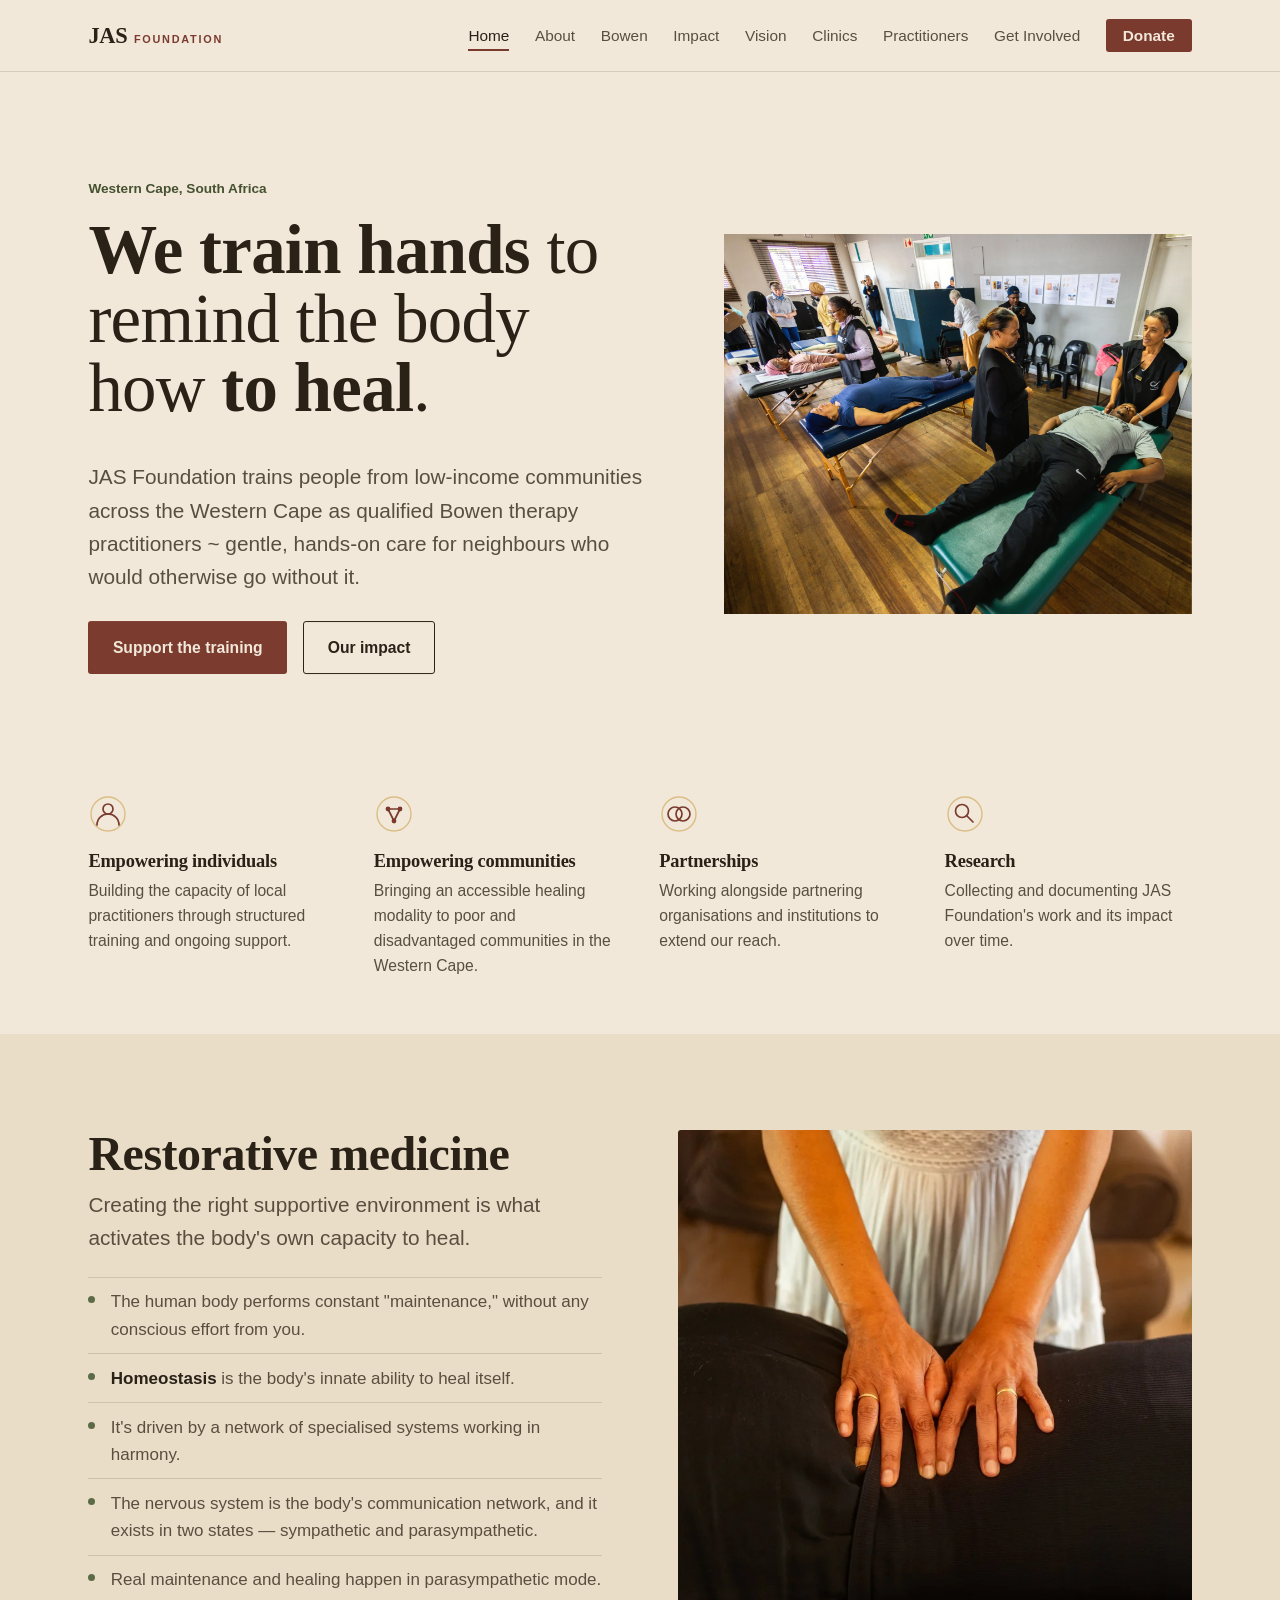
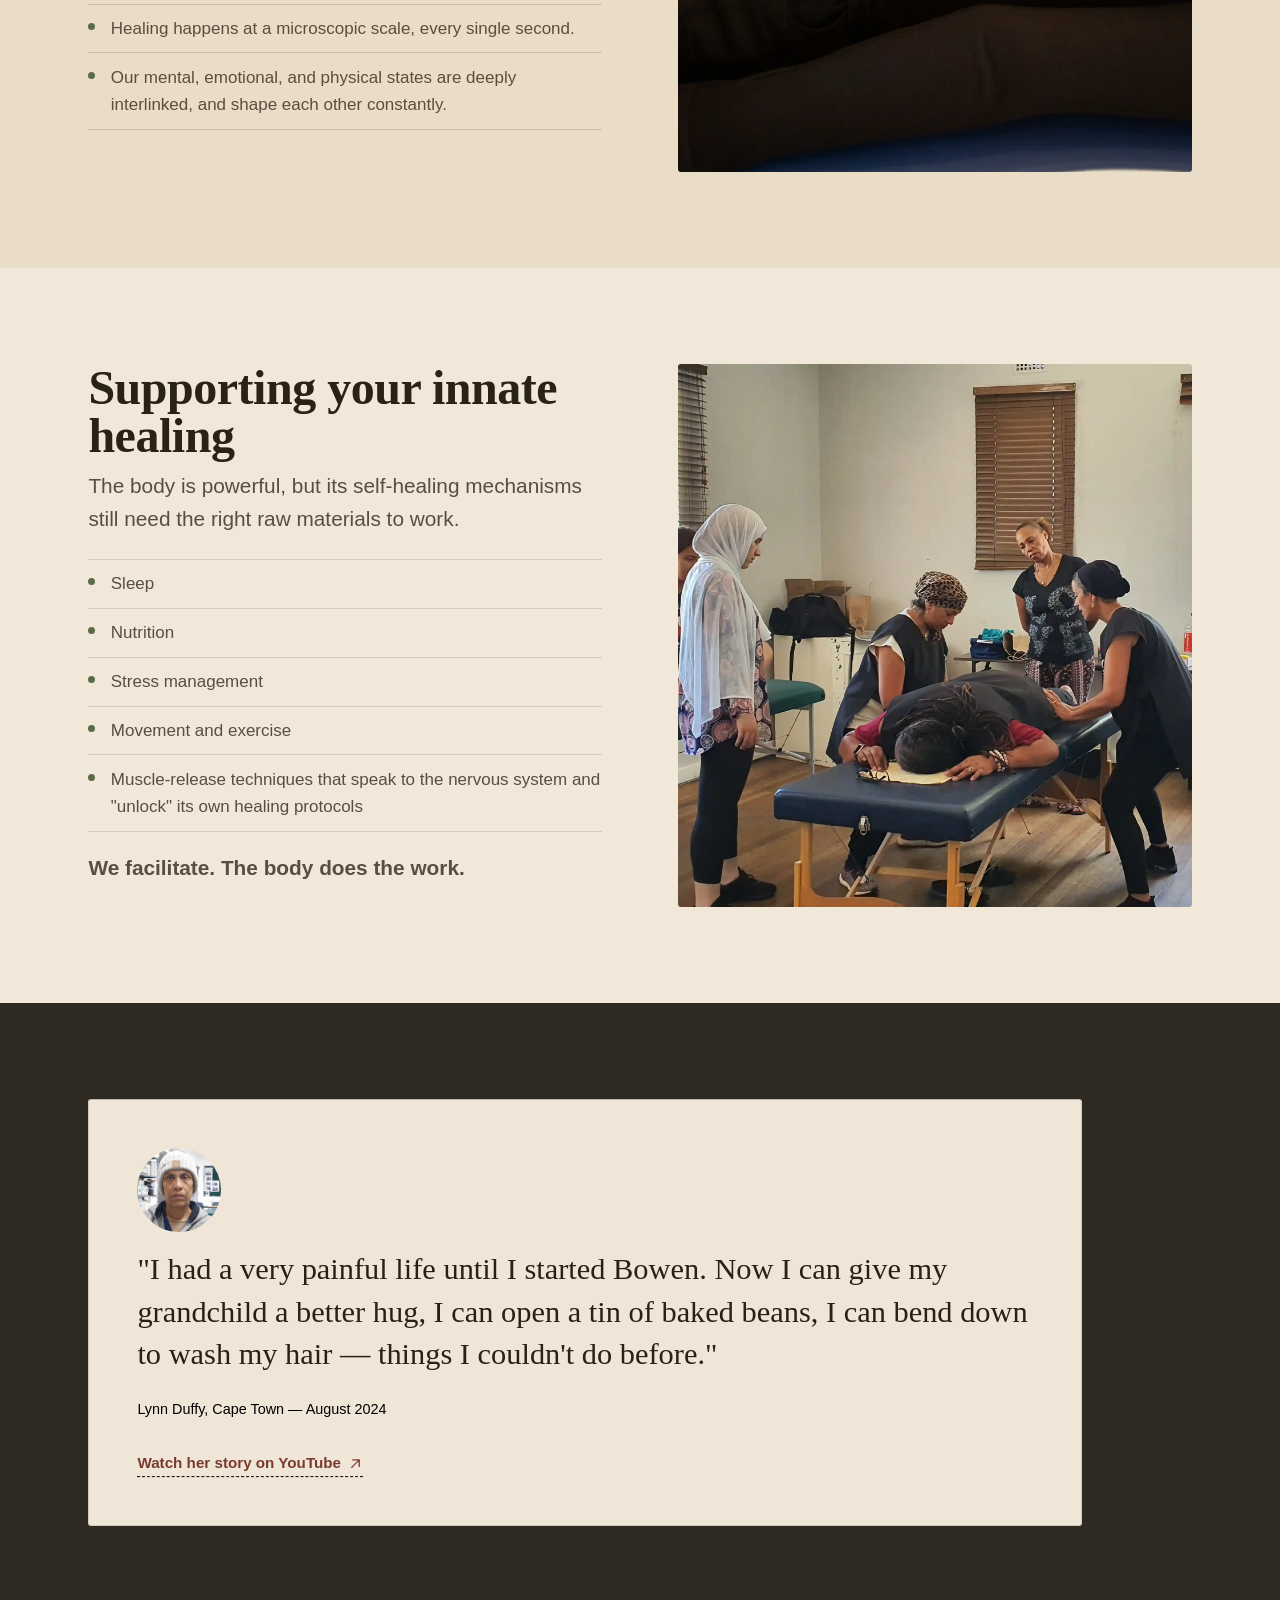
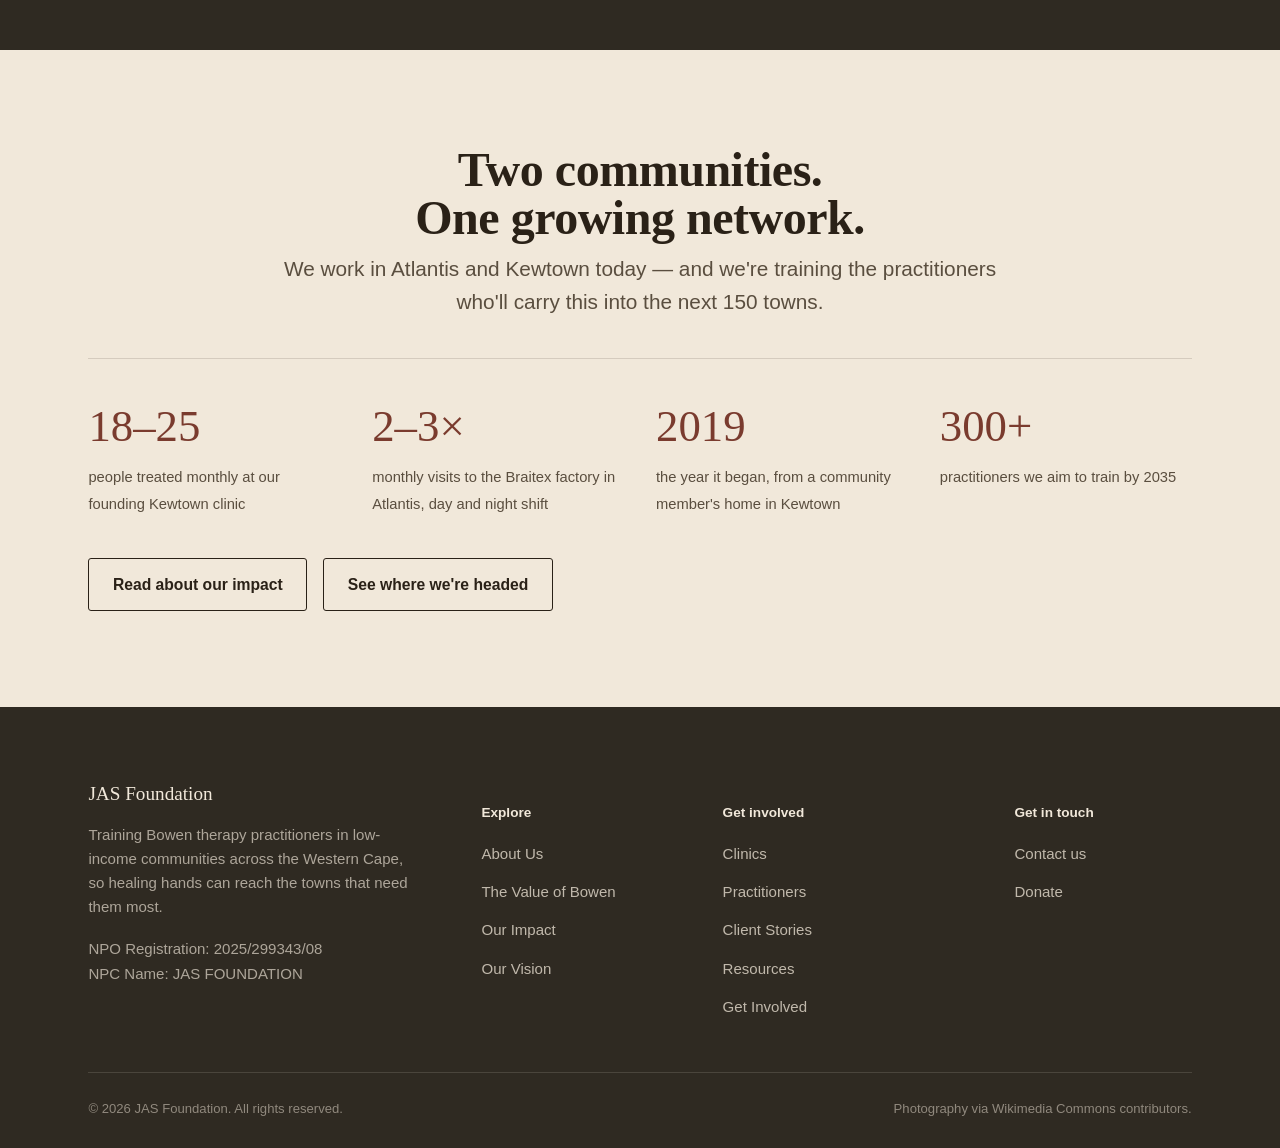
<file: index.html>
<!DOCTYPE html>
<html lang="en">
<head>
<meta charset="UTF-8">
<meta name="viewport" content="width=device-width, initial-scale=1">
<title>JAS Foundation — Training Bowen Therapy Practitioners in the Western Cape</title>
<meta name="description" content="JAS Foundation trains community members as Bowen therapy practitioners in low-income areas of the Western Cape, so healing touch reaches the people who need it most.">


<link href="fonts/fonts.css" rel="stylesheet">
<link rel="stylesheet" href="css/style.css">
</head>
<body>

<header class="site-header">
  <nav class="nav container">
    <a href="index.html" class="brand"><span class="brand-main">JAS</span><span class="brand-sub">Foundation</span></a>
    <button class="nav-toggle" aria-expanded="false" aria-label="Toggle menu"><span></span><span></span><span></span></button>
    <ul class="nav-links">
      <li><a href="index.html" aria-current="page">Home</a></li>
      <li><a href="about.html">About</a></li>
      <li><a href="bowen.html">Bowen</a></li>
      <li><a href="impact.html">Impact</a></li>
      <li><a href="vision.html">Vision</a></li>
      <li><a href="clinics.html">Clinics</a></li>
      <li><a href="practitioners.html">Practitioners</a></li>
      <li class="mobile"><a href="stories.html">Stories</a></li>
      <li class="mobile"><a href="resources.html">Resources</a></li>
      <li><a href="involved.html">Get Involved</a></li>
      <li class="mobile"><a href="contact.html">Contact</a></li>
      <li><a href="donate.html" class="nav-cta">Donate</a></li>
    </ul>
  </nav>
</header>

<main>
  <section class="hero">
    <div class="container hero-grid">
      <div>
        <span class="hero-eyebrow">Western Cape, South Africa</span>
        <h1><b>We train hands</b> to remind the body how <b>to heal</b>.</h1>
        <p class="lede">JAS Foundation trains people from low-income communities across the Western Cape as qualified Bowen therapy practitioners ~ gentle, hands-on care for neighbours who would otherwise go without it.</p>
        <div class="hero-actions">
          <a href="donate.html" class="btn btn-primary">Support the training</a>
          <a href="impact.html" class="btn btn-ghost">Our impact</a>
        </div>
      </div>
      <div class="hero-art">
        <img src="img/home_2.webp" />
      </div>
    </div>
  </section>

  <section class="section-tight">
    <div class="container">
      <div class="pillars">
        <div class="pillar">
          <div class="pillar-icon"><svg viewBox="0 0 40 40" aria-hidden="true"><circle class="ring" cx="20" cy="20" r="17"/><circle class="mark" cx="20" cy="15" r="5"/><path class="mark" d="M9 31c0-6.5 5-11 11-11s11 4.5 11 11"/></svg></div>
          <h3>Empowering individuals</h3>
          <p>Building the capacity of local practitioners through structured training and ongoing support.</p>
        </div>
        <div class="pillar">
          <div class="pillar-icon"><svg viewBox="0 0 40 40" aria-hidden="true"><circle class="ring" cx="20" cy="20" r="17"/><path class="mark" d="M14 15L20 27M26 15L20 27M14 15L26 15"/><circle class="mark-fill" cx="14" cy="15" r="2.4"/><circle class="mark-fill" cx="26" cy="15" r="2.4"/><circle class="mark-fill" cx="20" cy="27" r="2.4"/></svg></div>
          <h3>Empowering communities</h3>
          <p>Bringing an accessible healing modality to poor and disadvantaged communities in the Western Cape.</p>
        </div>
        <div class="pillar">
          <div class="pillar-icon"><svg viewBox="0 0 40 40" aria-hidden="true"><circle class="ring" cx="20" cy="20" r="17"/><circle class="mark" cx="16" cy="20" r="7"/><circle class="mark" cx="24" cy="20" r="7"/></svg></div>
          <h3>Partnerships</h3>
          <p>Working alongside partnering organisations and institutions to extend our reach.</p>
        </div>
        <div class="pillar">
          <div class="pillar-icon"><svg viewBox="0 0 40 40" aria-hidden="true"><circle class="ring" cx="20" cy="20" r="17"/><circle class="mark" cx="17" cy="17" r="6.5"/><line class="mark" x1="21.5" y1="21.5" x2="28" y2="28"/></svg></div>
          <h3>Research</h3>
          <p>Collecting and documenting JAS Foundation's work and its impact over time.</p>
        </div>
      </div>
    </div>
  </section>

  <section class="on-dim">
    <div class="container split">
      <div class="split-copy">
        <h2>Restorative medicine</h2>
        <p class="lede">Creating the right supportive environment is what activates the body's own capacity to heal.</p>
        <ul class="trait-list">
          <li>The human body performs constant "maintenance," without any conscious effort from you.</li>
          <li><strong>Homeostasis</strong> is the body's innate ability to heal itself.</li>
          <li>It's driven by a network of specialised systems working in harmony.</li>
          <li>The nervous system is the body's communication network, and it exists in two states — sympathetic and parasympathetic.</li>
          <li>Real maintenance and healing happen in parasympathetic mode.</li>
          <li>Healing happens at a microscopic scale, every single second.</li>
          <li>Our mental, emotional, and physical states are deeply interlinked, and shape each other constantly.</li>
        </ul>
      </div>
      <div class="split-media">
        <img src="img/Value-of-Bowen-1024x1024-1.webp" alt="A practitioner's hands giving a gentle Bowen-style hand treatment." loading="lazy">
      </div>
    </div>
  </section>

  <section>
    <div class="container split reverse">
      <div class="split-copy">
        <h2>Supporting your innate healing</h2>
        <p class="lede">The body is powerful, but its self-healing mechanisms still need the right raw materials to work.</p>
        <ul class="trait-list">
          <li>Sleep</li>
          <li>Nutrition</li>
          <li>Stress management</li>
          <li>Movement and exercise</li>
          <li>Muscle-release techniques that speak to the nervous system and "unlock" its own healing protocols</li>
        </ul>
        <p class="lede" style="margin-top:1.2rem;"><strong>We facilitate. The body does the work.</strong></p>
      </div>
      <div class="split-media wide">
        <img src="img/home_3.webp" alt="A calm, hands-on therapy session." loading="lazy">
      </div>
    </div>
  </section>

  <section class="on-dark">
    <div class="container">
      <div class="testimonial">
      <div class="story">
        <img src="img/lynn_duffy.png" alt="" aria-hidden="true">
          <blockquote>"I had a very painful life until I started Bowen. Now I can give my grandchild a better hug, I can open a tin of baked beans, I can bend down to wash my hair — things I couldn't do before."</blockquote>
          <cite style="color:black">Lynn Duffy, Cape Town — August 2024</cite>
          <br/><br/>
           <a class="story-video" href="https://www.youtube.com" target="_blank" rel="noopener" style="border-bottom: 1px dashed #000;">Watch her story on YouTube <svg viewBox="0 0 16 16" aria-hidden="true"><path d="M4 12L12 4M12 4H5M12 4V11" stroke="currentColor" stroke-width="1.4" fill="none" stroke-linecap="round" stroke-linejoin="round"/></svg></a>
        </div>
      </div>
    </div>
  </section>

  <section>
    <div class="container">
      <div class="section-head center">
        <h2>Two communities. <br/>One growing network.</h2>
        <p class="lede" style="margin-inline:auto;">We work in Atlantis and Kewtown today — and we're training the practitioners who'll carry this into the next 150 towns.</p>
      </div>
      <div class="stat-row">
        <div class="stat"><span class="num">18–25</span><span class="label">people treated monthly at our founding Kewtown clinic</span></div>
        <div class="stat"><span class="num">2–3×</span><span class="label">monthly visits to the Braitex factory in Atlantis, day and night shift</span></div>
        <div class="stat"><span class="num">2019</span><span class="label">the year it began, from a community member's home in Kewtown</span></div>
        <div class="stat"><span class="num">300+</span><span class="label">practitioners we aim to train by 2035</span></div>
      </div>
      <div style="margin-top:2.5rem; display:flex; gap:1rem; flex-wrap:wrap;">
        <a href="impact.html" class="btn btn-ghost">Read about our impact</a>
        <a href="vision.html" class="btn btn-ghost">See where we're headed</a>
      </div>
    </div>
  </section>
</main>


<footer class="site-footer">
  <div class="container">
    <div class="footer-grid">
      <div class="footer-col footer-col-brand">
        <span class="footer-brand">JAS Foundation</span>
        <p>Training Bowen therapy practitioners in low-income communities across the Western Cape, so healing hands can reach the towns that need them most.</p>
        <p class="footer-reg">NPO Registration: 2025/299343/08<br>NPC Name: JAS FOUNDATION</p>
      </div>
      <div class="footer-col">
        <h5>Explore</h5>
        <ul>
          <li><a href="about.html">About Us</a></li>
          <li><a href="bowen.html">The Value of Bowen</a></li>
          <li><a href="impact.html">Our Impact</a></li>
          <li><a href="vision.html">Our Vision</a></li>
        </ul>
      </div>
      <div class="footer-col">
        <h5>Get involved</h5>
        <ul>
          <li><a href="clinics.html">Clinics</a></li>
          <li><a href="practitioners.html">Practitioners</a></li>
          <li><a href="stories.html">Client Stories</a></li>
          <li><a href="resources.html">Resources</a></li>
          <li><a href="involved.html">Get Involved</a></li>
        </ul>
      </div>
      <div class="footer-col footer-col-touch">
        <h5>Get in touch</h5>
        <ul>
          <li><a href="contact.html">Contact us</a></li>
          <li><a href="donate.html">Donate</a></li>
        </ul>
      </div>
    </div>
    <div class="footer-bottom">
      <span>© <span data-year></span> JAS Foundation. All rights reserved.</span>
      <span>Photography via Wikimedia Commons contributors.</span>
    </div>
  </div>
</footer>


<script src="libs/gsap.min.js"></script>
<script src="libs/ScrollTrigger.min.js"></script>
<script src="js/main.js"></script>
</body>
</html>
</file>
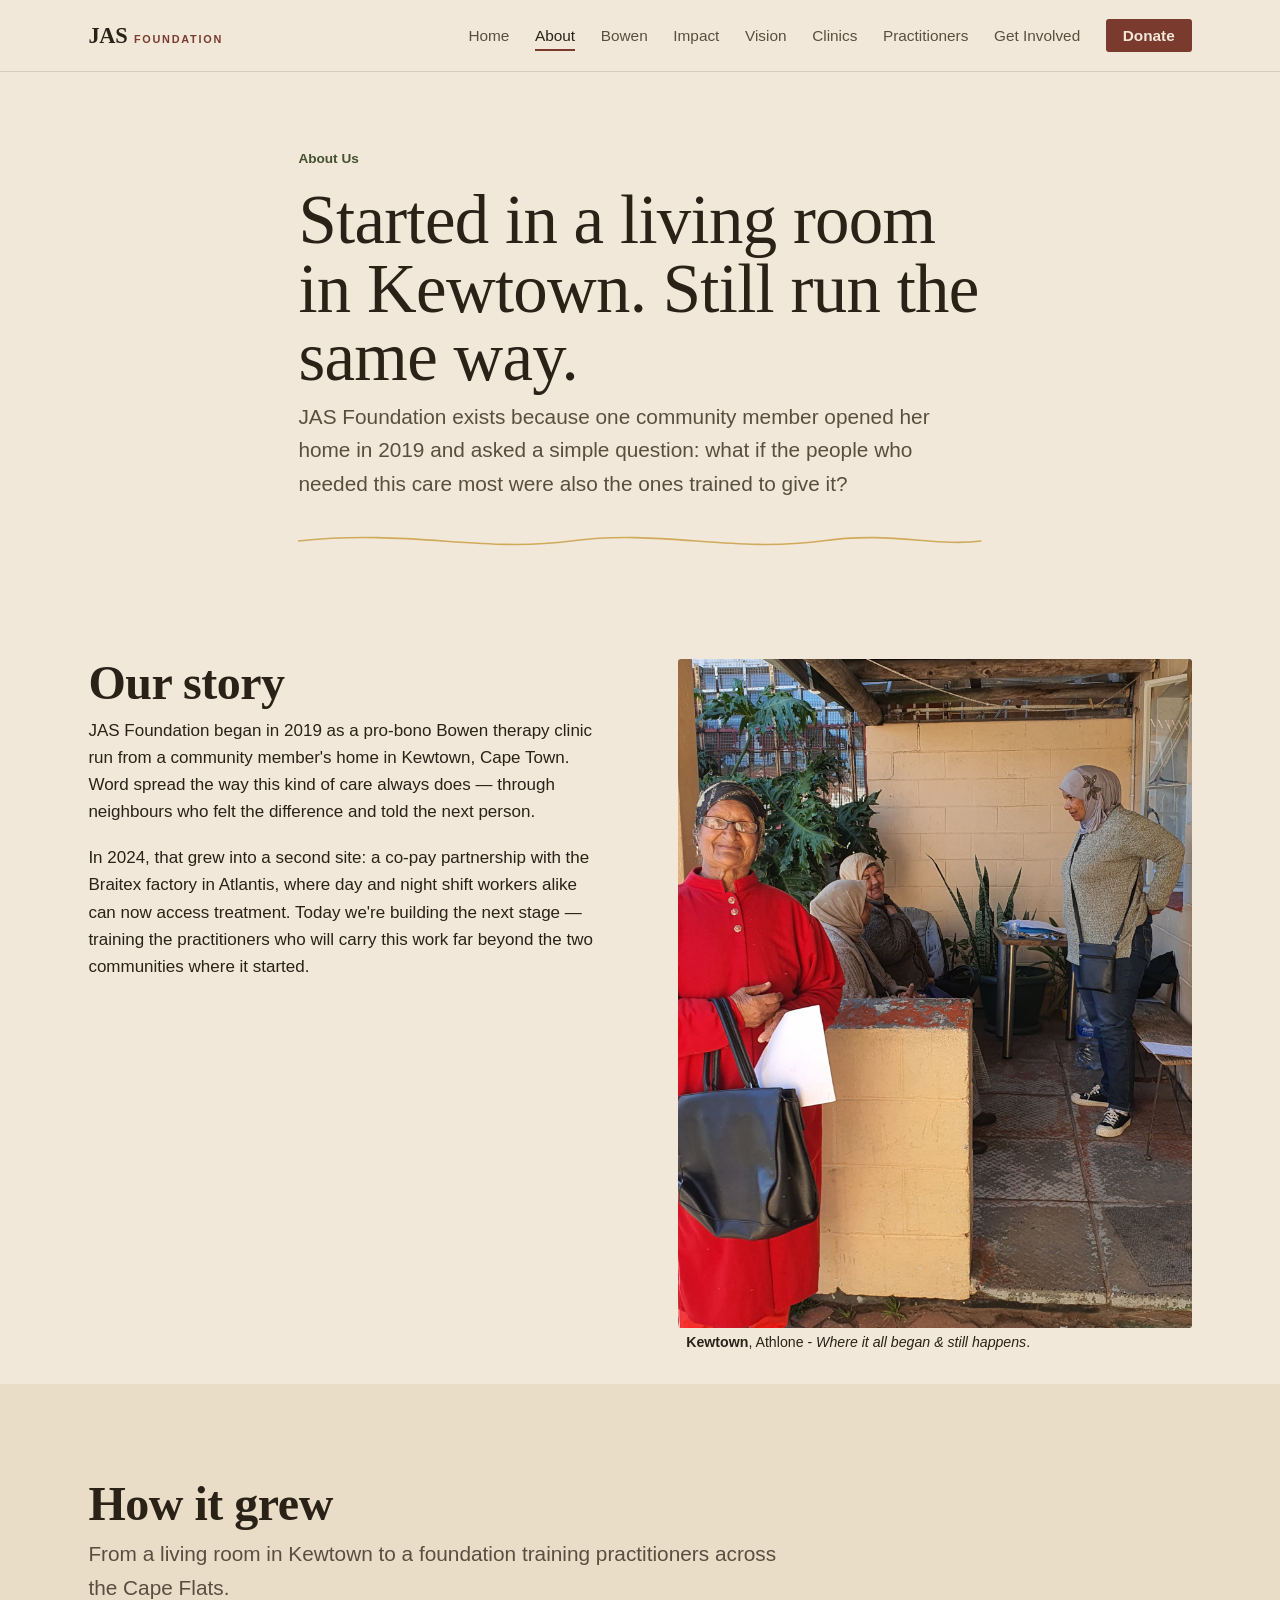
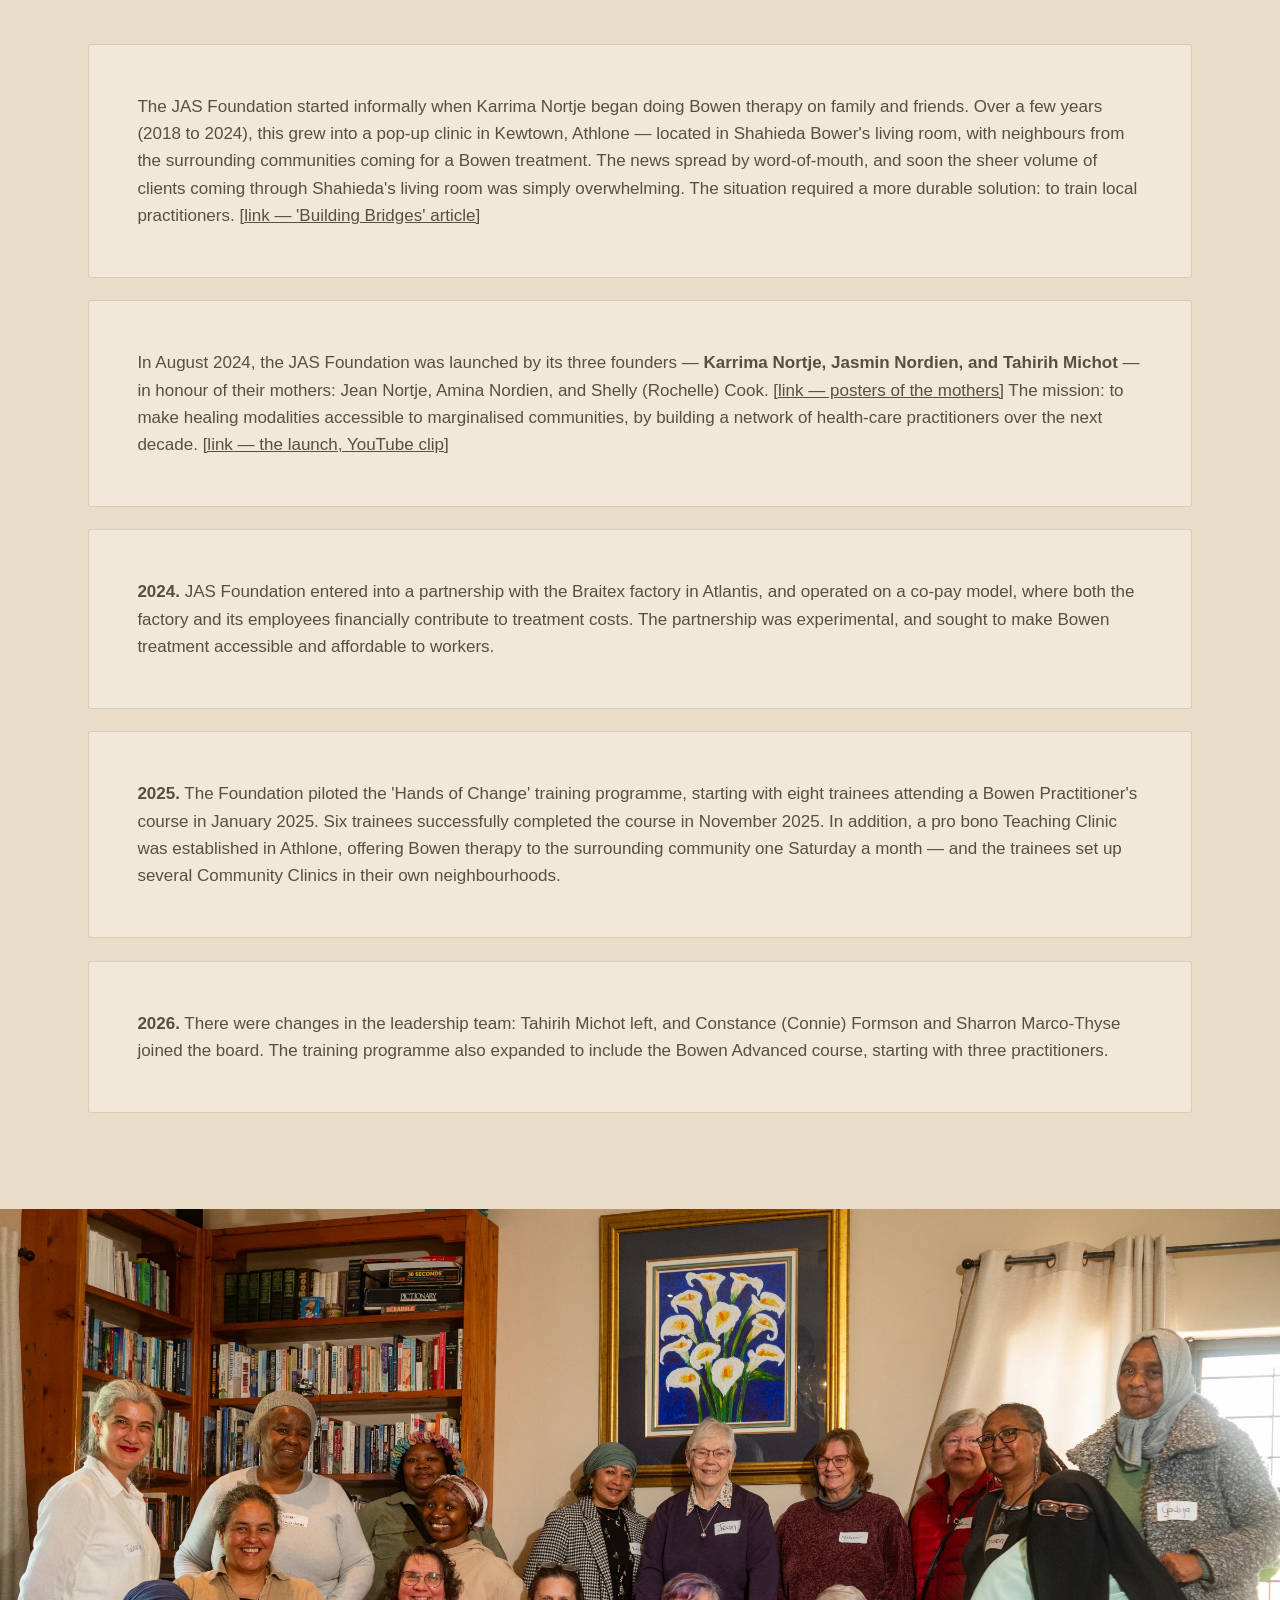
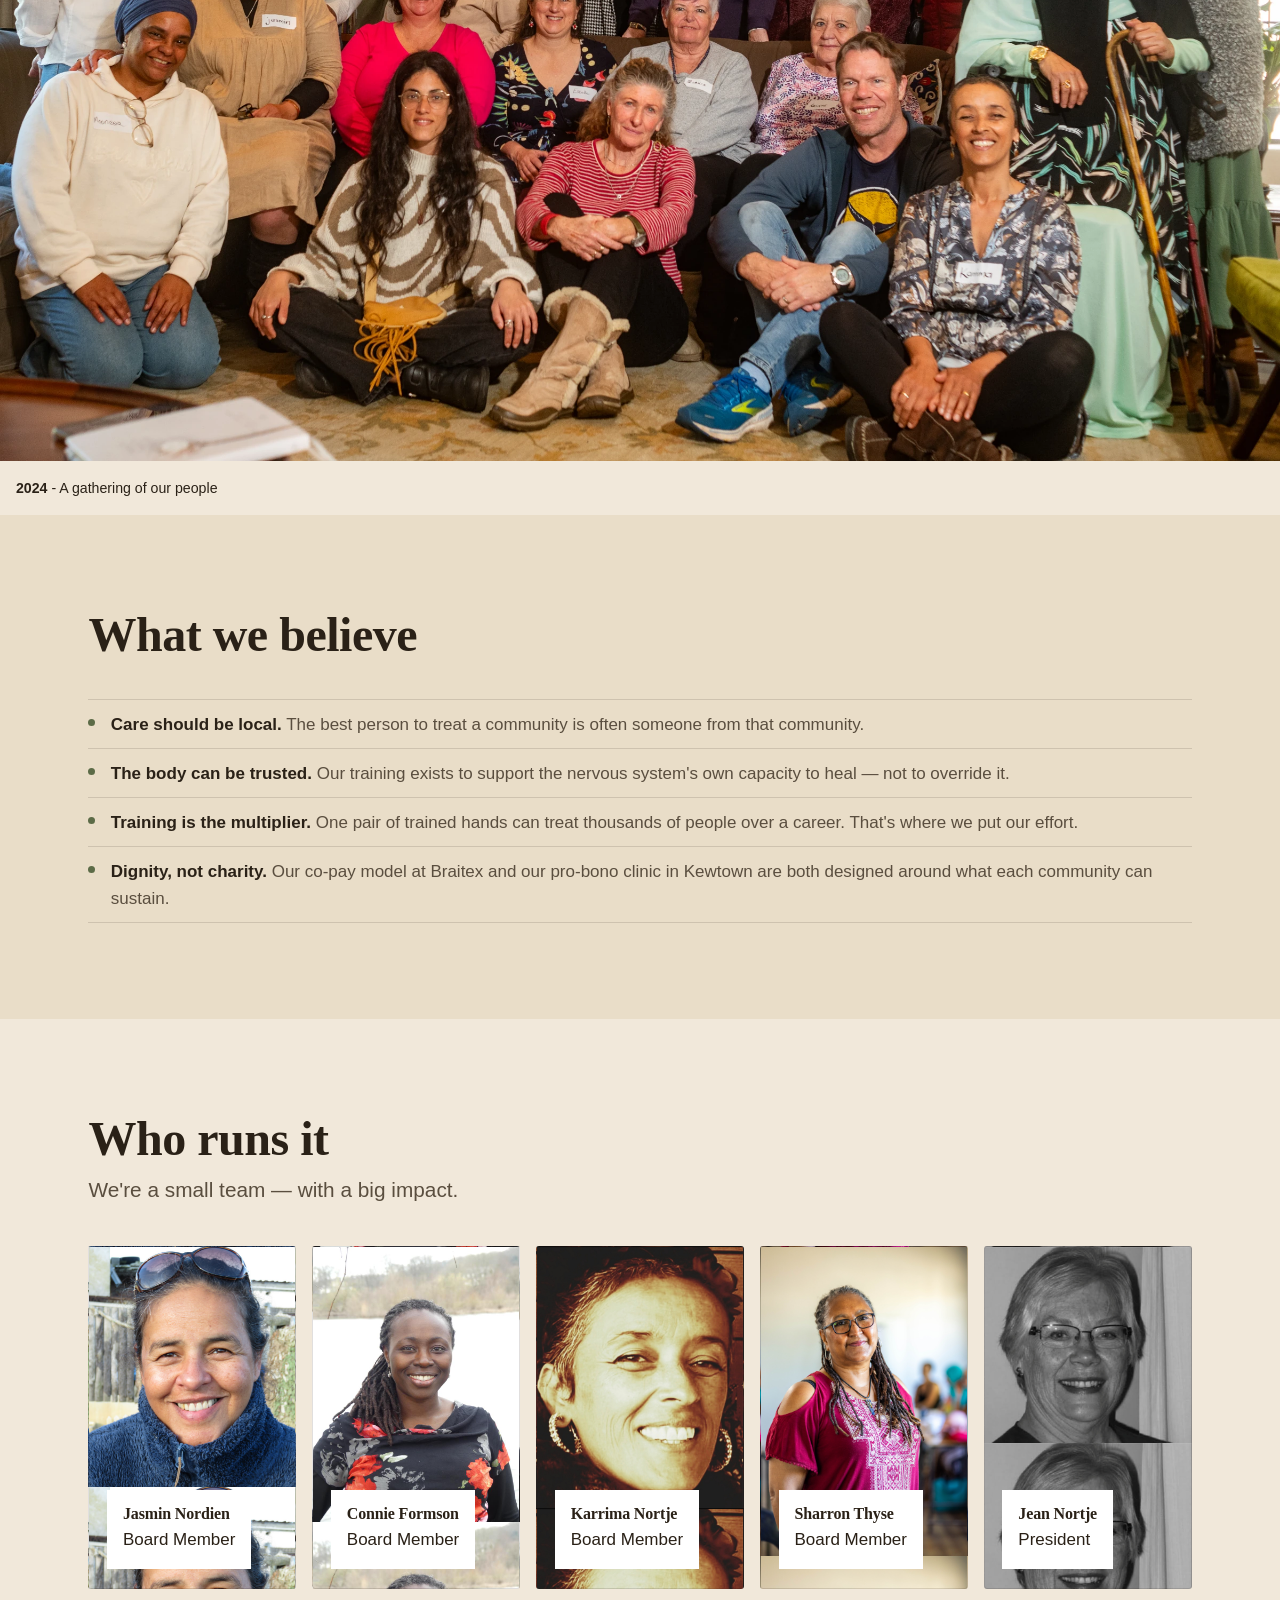
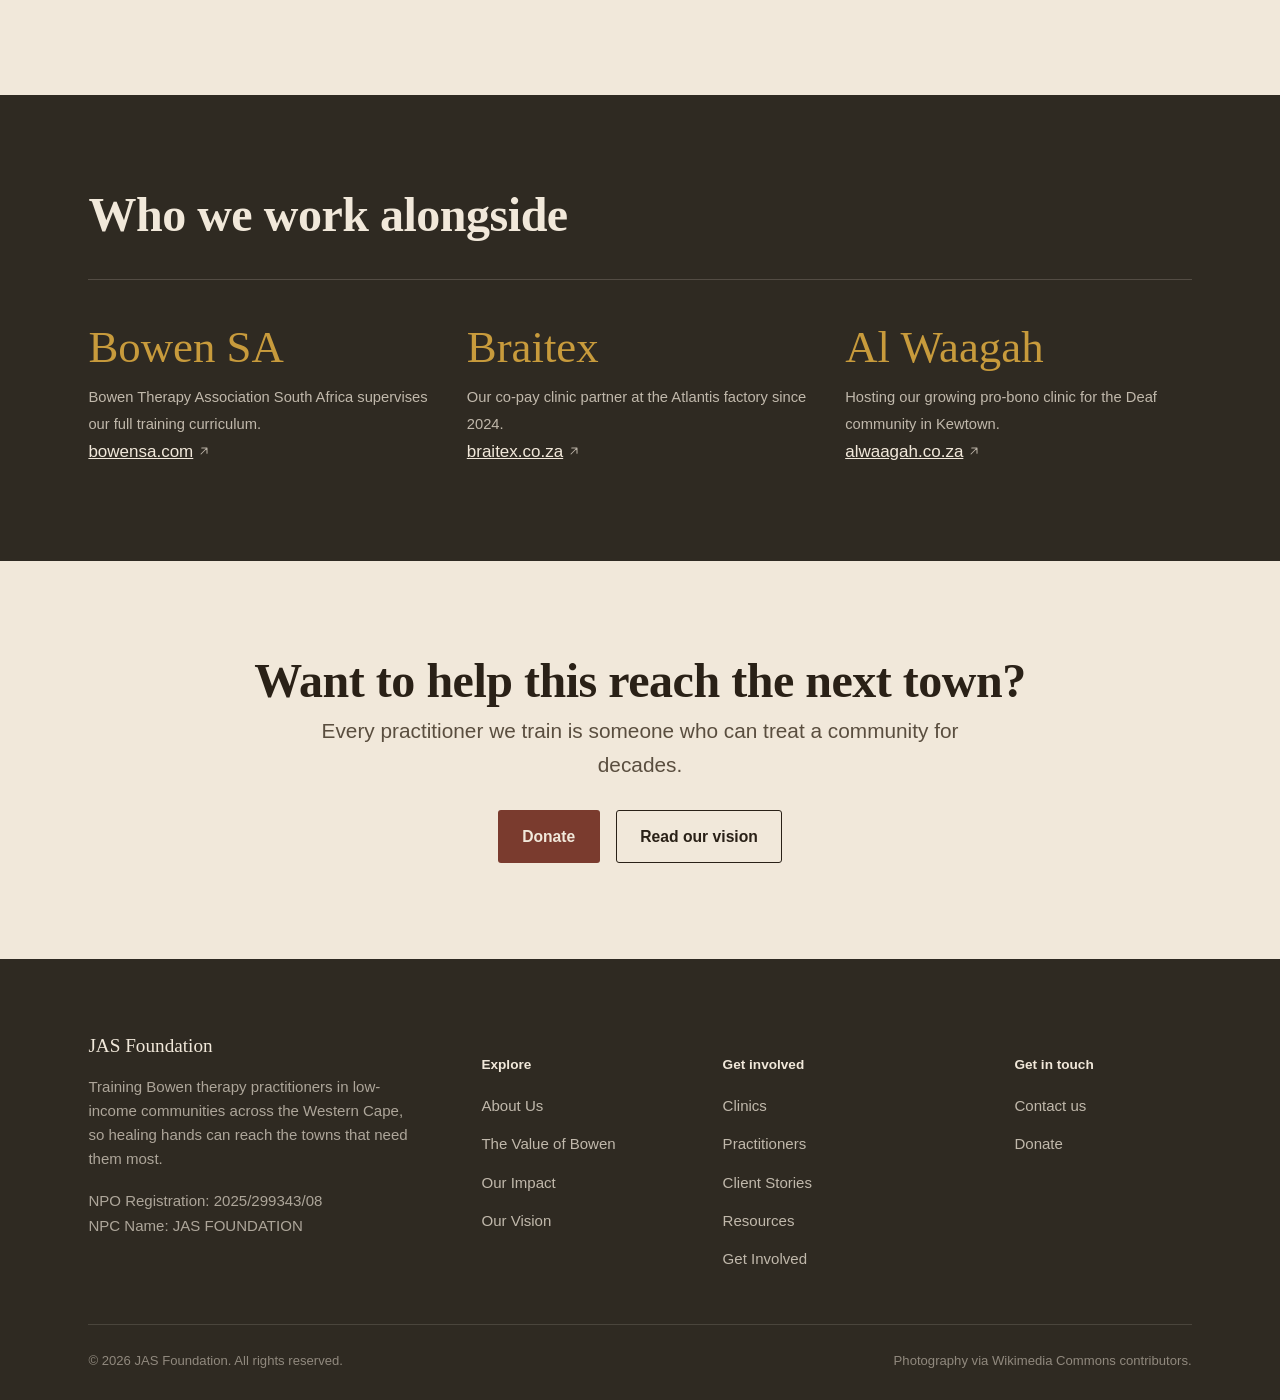
<file: about.html>
<!DOCTYPE html>
<html lang="en">
<head>
<meta charset="UTF-8">
<meta name="viewport" content="width=device-width, initial-scale=1">
<title>About Us — JAS Foundation</title>
<meta name="description" content="How JAS Foundation started in a Kewtown living room in 2019, who runs it today, and who we train and partner with across the Western Cape.">


<link href="fonts/fonts.css" rel="stylesheet">
<link rel="stylesheet" href="css/style.css">
</head>
<body>


<header class="site-header">
  <nav class="nav container">
    <a href="index.html" class="brand"><span class="brand-main">JAS</span><span class="brand-sub">Foundation</span></a>
    <button class="nav-toggle" aria-expanded="false" aria-label="Toggle menu"><span></span><span></span><span></span></button>
    <ul class="nav-links">
      <li><a href="index.html">Home</a></li>
      <li><a href="about.html" aria-current="page">About</a></li>
      <li><a href="bowen.html">Bowen</a></li>
      <li><a href="impact.html">Impact</a></li>
      <li><a href="vision.html">Vision</a></li>
      <li><a href="clinics.html">Clinics</a></li>
      <li><a href="practitioners.html">Practitioners</a></li>
      <li class="mobile"><a href="stories.html">Stories</a></li>
      <li class="mobile"><a href="resources.html">Resources</a></li>
      <li><a href="involved.html">Get Involved</a></li>
      <li class="mobile"><a href="contact.html">Contact</a></li>
      <li><a href="donate.html" class="nav-cta">Donate</a></li>
    </ul>
  </nav>
</header>


<main>
  <section class="hero hero-simple">
    <div class="container">
      <span class="hero-eyebrow">About Us</span>
      <h1>Started in a living room in Kewtown. Still run the same way.</h1>
      <p class="lede">JAS Foundation exists because one community member opened her home in 2019 and asked a simple question: what if the people who needed this care most were also the ones trained to give it?</p>
      <svg class="thread-divider" viewBox="0 0 600 28" preserveAspectRatio="none" aria-hidden="true">
        <path class="js-draw-path" d="M0 14 C 100 2, 160 26, 240 14 C 320 2, 380 26, 460 14 C 520 4, 560 20, 600 14"/>
      </svg>
    </div>
  </section>

  <section class="section-tight">
    <div class="container split">
      <div class="split-copy">
        <h2>Our story</h2>
        <p>JAS Foundation began in 2019 as a pro-bono Bowen therapy clinic run from a community member's home in Kewtown, Cape Town. Word spread the way this kind of care always does — through neighbours who felt the difference and told the next person.</p>
        <p>In 2024, that grew into a second site: a co-pay partnership with the Braitex factory in Atlantis, where day and night shift workers alike can now access treatment. Today we're building the next stage — training the practitioners who will carry this work far beyond the two communities where it started.</p>
      </div>
      <div class="split-media">
        <img src="img/Clients waiting on the stoep.jpg" alt="Humble beginings" loading="lazy">
        <small>&nbsp; <b>Kewtown</b>, Athlone - <i>Where it all began &amp; still happens</i>.</small>
      </div>
    </div>
  </section>

  <section class="on-dim">
    <div class="container">
      <div class="section-head">
        <h2>How it grew</h2>
        <p class="lede">From a living room in Kewtown to a foundation training practitioners across the Cape Flats.</p>
      </div>

      <div class="story" style="margin-bottom:1.4rem;">
        <p style="color:var(--ink-soft); margin-bottom:0;">The JAS Foundation started informally when Karrima Nortje began doing Bowen therapy on family and friends. Over a few years (2018 to 2024), this grew into a pop-up clinic in Kewtown, Athlone — located in Shahieda Bower's living room, with neighbours from the surrounding communities coming for a Bowen treatment. The news spread by word-of-mouth, and soon the sheer volume of clients coming through Shahieda's living room was simply overwhelming. The situation required a more durable solution: to train local practitioners. <a class="fill" href="#">[link — 'Building Bridges' article]</a></p>
      </div>

      <div class="story" style="margin-bottom:1.4rem;">
        <p style="color:var(--ink-soft); margin-bottom:0;">In August 2024, the JAS Foundation was launched by its three founders — <strong>Karrima Nortje, Jasmin Nordien, and Tahirih Michot</strong> — in honour of their mothers: Jean Nortje, Amina Nordien, and Shelly (Rochelle) Cook. <a class="fill" href="#">[link — posters of the mothers]</a> The mission: to make healing modalities accessible to marginalised communities, by building a network of health-care practitioners over the next decade. <a class="fill" href="#">[link — the launch, YouTube clip]</a></p>
      </div>

      <div class="story" style="margin-bottom:1.4rem;">
        <p style="color:var(--ink-soft); margin-bottom:0;"><strong>2024.</strong> JAS Foundation entered into a partnership with the Braitex factory in Atlantis, and operated on a co-pay model, where both the factory and its employees financially contribute to treatment costs. The partnership was experimental, and sought to make Bowen treatment accessible and affordable to workers.</p>
      </div>

      <div class="story" style="margin-bottom:1.4rem;">
        <p style="color:var(--ink-soft); margin-bottom:0;"><strong>2025.</strong> The Foundation piloted the 'Hands of Change' training programme, starting with eight trainees attending a Bowen Practitioner's course in January 2025. Six trainees successfully completed the course in November 2025. In addition, a pro bono Teaching Clinic was established in Athlone, offering Bowen therapy to the surrounding community one Saturday a month — and the trainees set up several Community Clinics in their own neighbourhoods.</p>
      </div>

      <div class="story" style="margin-bottom:0;">
        <p style="color:var(--ink-soft); margin-bottom:0;"><strong>2026.</strong> There were changes in the leadership team: Tahirih Michot left, and Constance (Connie) Formson and Sharron Marco-Thyse joined the board. The training programme also expanded to include the Bowen Advanced course, starting with three practitioners.</p>
      </div>
    </div>
  </section>

  <section style="padding:0">
    <img src="img/FoundationLaunch2024.webp" width="100%">
    <small style="display:block; padding: 1rem"><b>2024</b> - A gathering of our people</small>
  </section>

  <section class="on-dim">
    <div class="container">
      <div class="section-head">
        <h2>What we believe</h2>
      </div>
      <ul class="trait-list">
        <li><strong>Care should be local.</strong> The best person to treat a community is often someone from that community.</li>
        <li><strong>The body can be trusted.</strong> Our training exists to support the nervous system's own capacity to heal — not to override it.</li>
        <li><strong>Training is the multiplier.</strong> One pair of trained hands can treat thousands of people over a career. That's where we put our effort.</li>
        <li><strong>Dignity, not charity.</strong> Our co-pay model at Braitex and our pro-bono clinic in Kewtown are both designed around what each community can sustain.</li>
      </ul>
    </div>
  </section>

  <section>
    <div class="container">
      <div class="section-head">
        <h2>Who runs it</h2>
        <p class="lede">We're a small team — with a big impact.</p>
      </div>
      <div class="team-rail">
        <div class="team-card" style="background-image: url('img/board/jasmin nordien - board.jpg'); background-size: contain; min-height: 222px;">
          <div style="background-color: white; padding: 1rem; width: fit-content; margin: 14rem 0 0 0;">
            <h4>Jasmin Nordien</h4>
            <span class="role">Board Member</span>
          </div>
        </div>
        <div class="team-card" style="background-image: url('img/board/Connie Formson - board.jpg'); background-size: contain; min-height: 222px;">
          <div style="background-color: white; padding: 1rem; width: fit-content; margin: 14rem 0 0 0;">
            <h4>Connie Formson</h4>
            <span class="role">Board Member</span>
        </div>
        </div>
        <div class="team-card" style="background-image: url('img/board/Karrima Nortje - board.jpg'); background-size: contain; min-height: 222px;">
          <div style="background-color: white; padding: 1rem; width: fit-content; margin: 14rem 0 0 0;">
            <h4>Karrima Nortje</h4>
            <span class="role">Board Member</span>
          </div>
        </div>
        <div class="team-card" style="background-image: url('img/board/Sharron Marco Thyse - board.jpg'); background-size: contain; min-height: 222px;">
          <div style="background-color: white; padding: 1rem; width: fit-content; margin: 14rem 0 0 0;">
            <h4>Sharron Thyse</h4>
            <span class="role">Board Member</span>
          </div>
        </div>
        <div class="team-card" style="background-image: url('img/board/Jean Nortje - president.jpg'); background-size: contain; min-height: 222px;">
          <div style="background-color: white; padding: 1rem; width: fit-content; margin: 14rem 0 0 0;">
            <h4>Jean Nortje</h4>
            <span class="role">President</span>
          </div>
        </div>
      </div>
    </div>
  </section>

  <section class="on-dark">
    <div class="container">
      <div class="section-head">
        <h2>Who we work alongside</h2>
      </div>
      <div class="stat-row" style="border-top-color: rgba(241,232,218,0.18);">
        <div class="stat"><span class="num" style="color:var(--gold);">Bowen SA</span><span class="label" style="color:color-mix(in srgb, var(--paper) 75%, transparent);">Bowen Therapy Association South Africa supervises our full training curriculum.</span><br/>
          <a class="nav-external" href="https://www.bowensa.com" target="_blank" rel="noopener">bowensa.com <svg viewBox="0 0 16 16" aria-hidden="true"><path d="M4 12L12 4M12 4H5M12 4V11" stroke="currentColor" stroke-width="1.4" fill="none" stroke-linecap="round" stroke-linejoin="round"/></svg></a>
        </div>
        <div class="stat"><span class="num" style="color:var(--gold);">Braitex</span><span class="label" style="color:color-mix(in srgb, var(--paper) 75%, transparent);">Our co-pay clinic partner at the Atlantis factory since 2024.</span><br/>
          <a class="nav-external" href="https://braitex.co.za" target="_blank" rel="noopener">braitex.co.za <svg viewBox="0 0 16 16" aria-hidden="true"><path d="M4 12L12 4M12 4H5M12 4V11" stroke="currentColor" stroke-width="1.4" fill="none" stroke-linecap="round" stroke-linejoin="round"/></svg></a>
        </div>
        <div class="stat"><span class="num" style="color:var(--gold);">Al Waagah</span><span class="label" style="color:color-mix(in srgb, var(--paper) 75%, transparent);">Hosting our growing pro-bono clinic for the Deaf community in Kewtown.</span><br/>
          <a class="nav-external" href="https://www.alwaagah.co.za" target="_blank" rel="noopener">alwaagah.co.za <svg viewBox="0 0 16 16" aria-hidden="true"><path d="M4 12L12 4M12 4H5M12 4V11" stroke="currentColor" stroke-width="1.4" fill="none" stroke-linecap="round" stroke-linejoin="round"/></svg></a>
        </div>
      </div>
    </div>
  </section>

  <section>
    <div class="container" style="text-align:center;">
      <h2>Want to help this reach the next town?</h2>
      <p class="lede" style="margin-inline:auto; margin-bottom:1.8rem;">Every practitioner we train is someone who can treat a community for decades.</p>
      <div style="display:flex; gap:1rem; justify-content:center; flex-wrap:wrap;">
        <a href="donate.html" class="btn btn-primary">Donate</a>
        <a href="vision.html" class="btn btn-ghost">Read our vision</a>
      </div>
    </div>
  </section>
</main>


<footer class="site-footer">
  <div class="container">
    <div class="footer-grid">
      <div class="footer-col footer-col-brand">
        <span class="footer-brand">JAS Foundation</span>
        <p>Training Bowen therapy practitioners in low-income communities across the Western Cape, so healing hands can reach the towns that need them most.</p>
        <p class="footer-reg">NPO Registration: 2025/299343/08<br>NPC Name: JAS FOUNDATION</p>
      </div>
      <div class="footer-col">
        <h5>Explore</h5>
        <ul>
          <li><a href="about.html">About Us</a></li>
          <li><a href="bowen.html">The Value of Bowen</a></li>
          <li><a href="impact.html">Our Impact</a></li>
          <li><a href="vision.html">Our Vision</a></li>
        </ul>
      </div>
      <div class="footer-col">
        <h5>Get involved</h5>
        <ul>
          <li><a href="clinics.html">Clinics</a></li>
          <li><a href="practitioners.html">Practitioners</a></li>
          <li><a href="stories.html">Client Stories</a></li>
          <li><a href="resources.html">Resources</a></li>
          <li><a href="involved.html">Get Involved</a></li>
        </ul>
      </div>
      <div class="footer-col footer-col-touch">
        <h5>Get in touch</h5>
        <ul>
          <li><a href="contact.html">Contact us</a></li>
          <li><a href="donate.html">Donate</a></li>
        </ul>
      </div>
    </div>
    <div class="footer-bottom">
      <span>© <span data-year></span> JAS Foundation. All rights reserved.</span>
      <span>Photography via Wikimedia Commons contributors.</span>
    </div>
  </div>
</footer>


<script src="libs/gsap.min.js"></script>
<script src="libs/ScrollTrigger.min.js"></script>
<script src="js/main.js"></script>
</body>
</html>
</file>
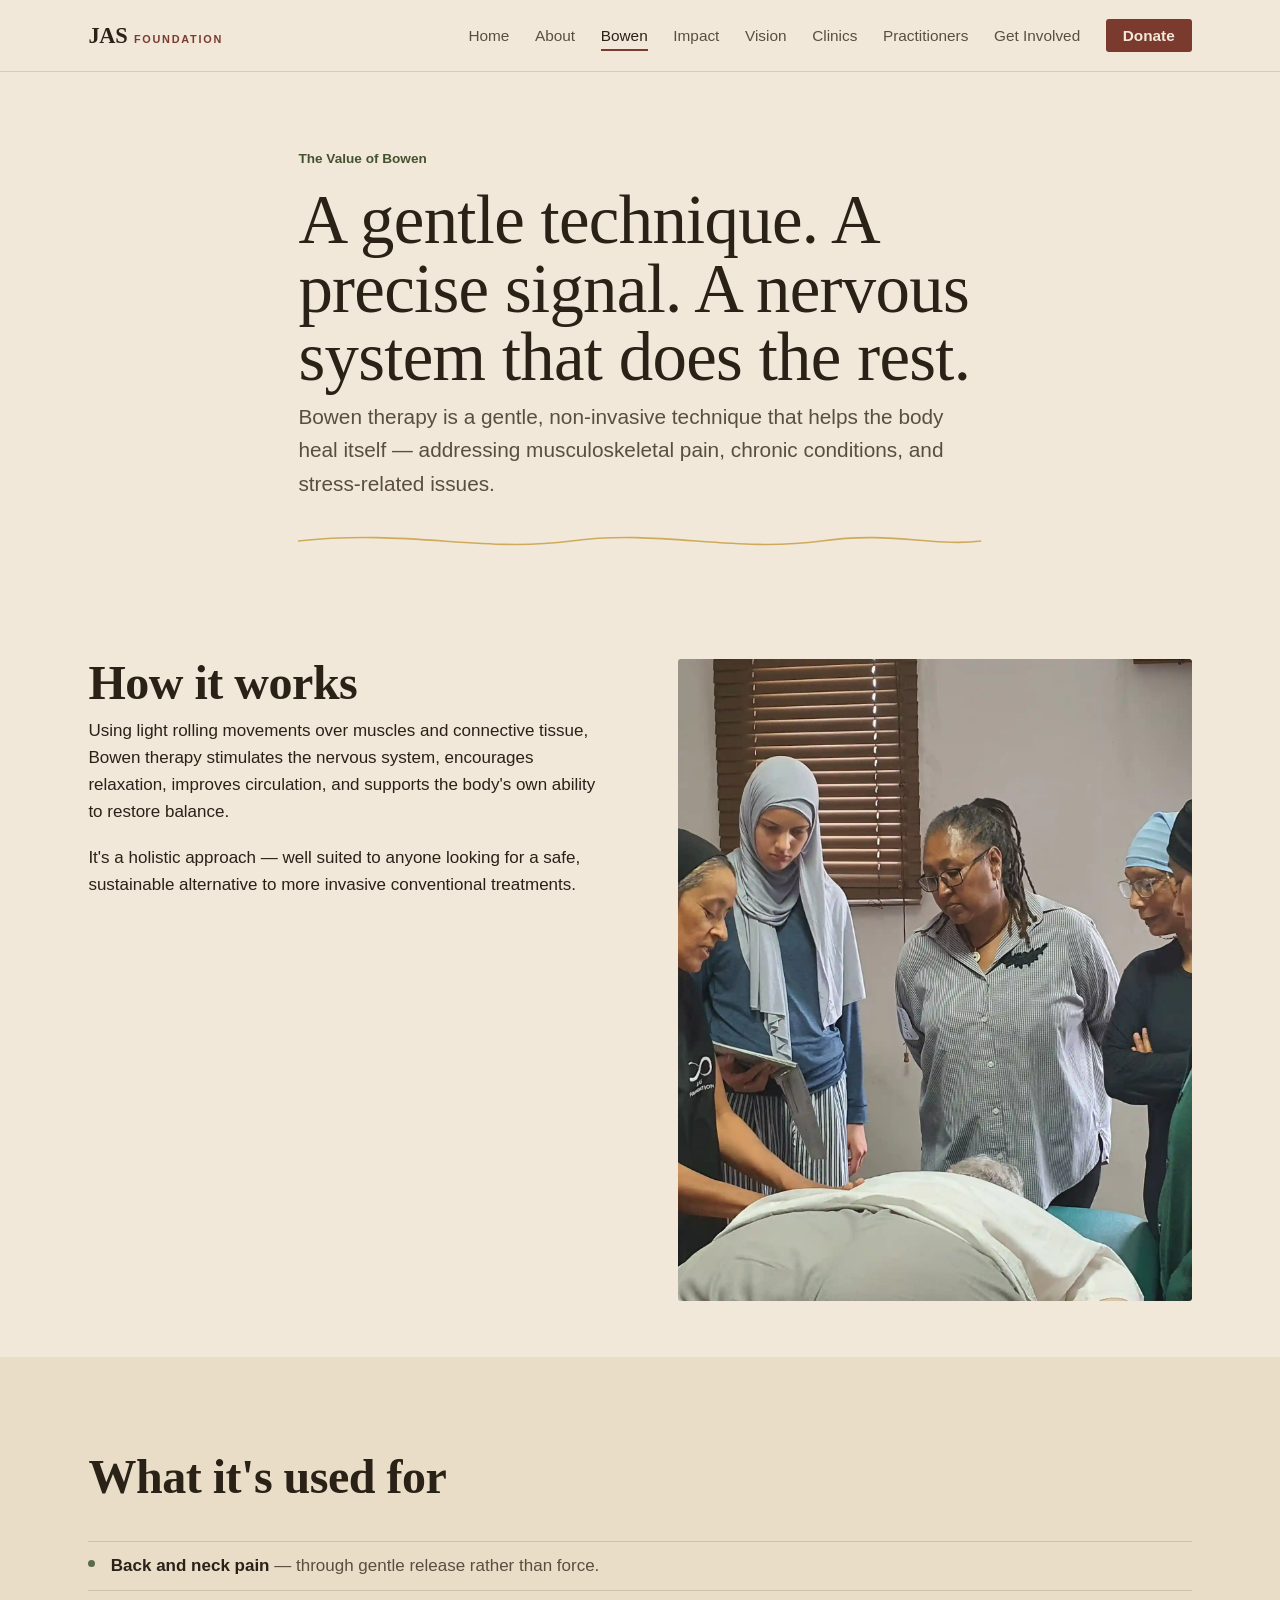
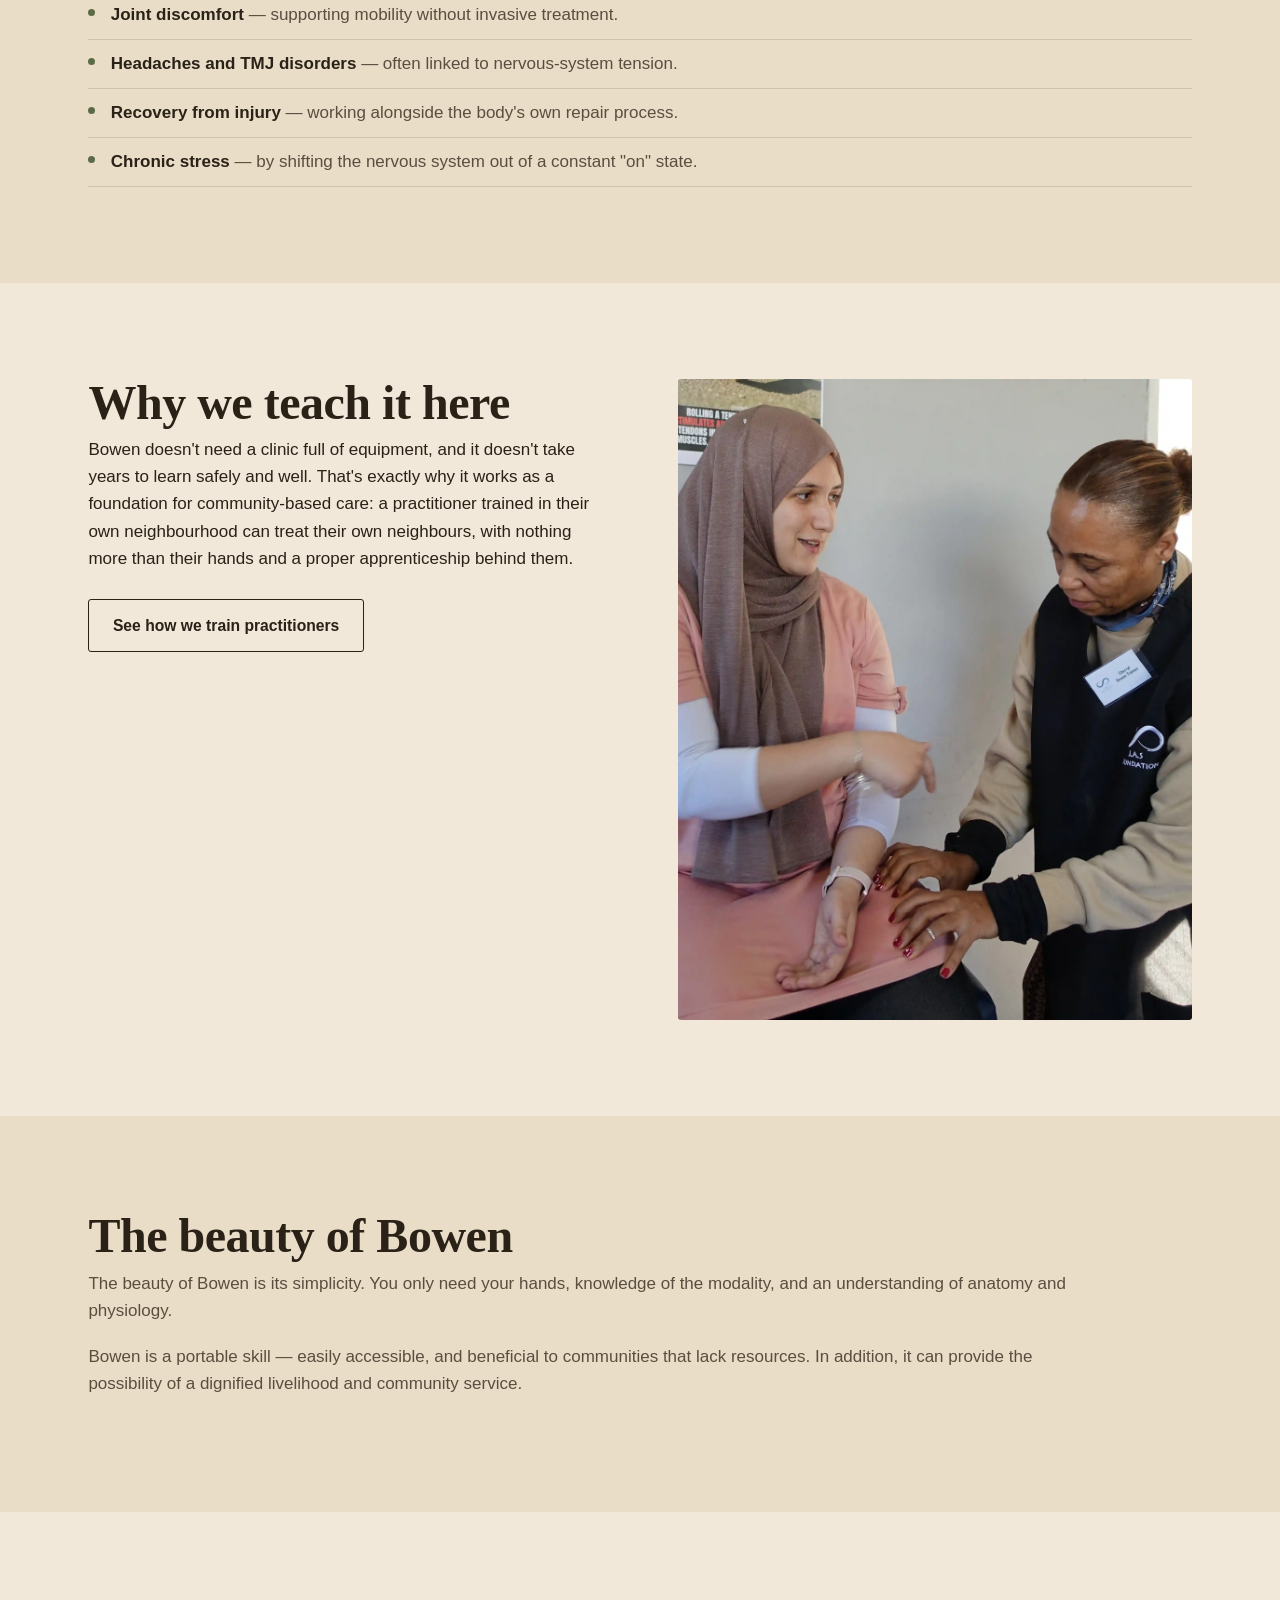
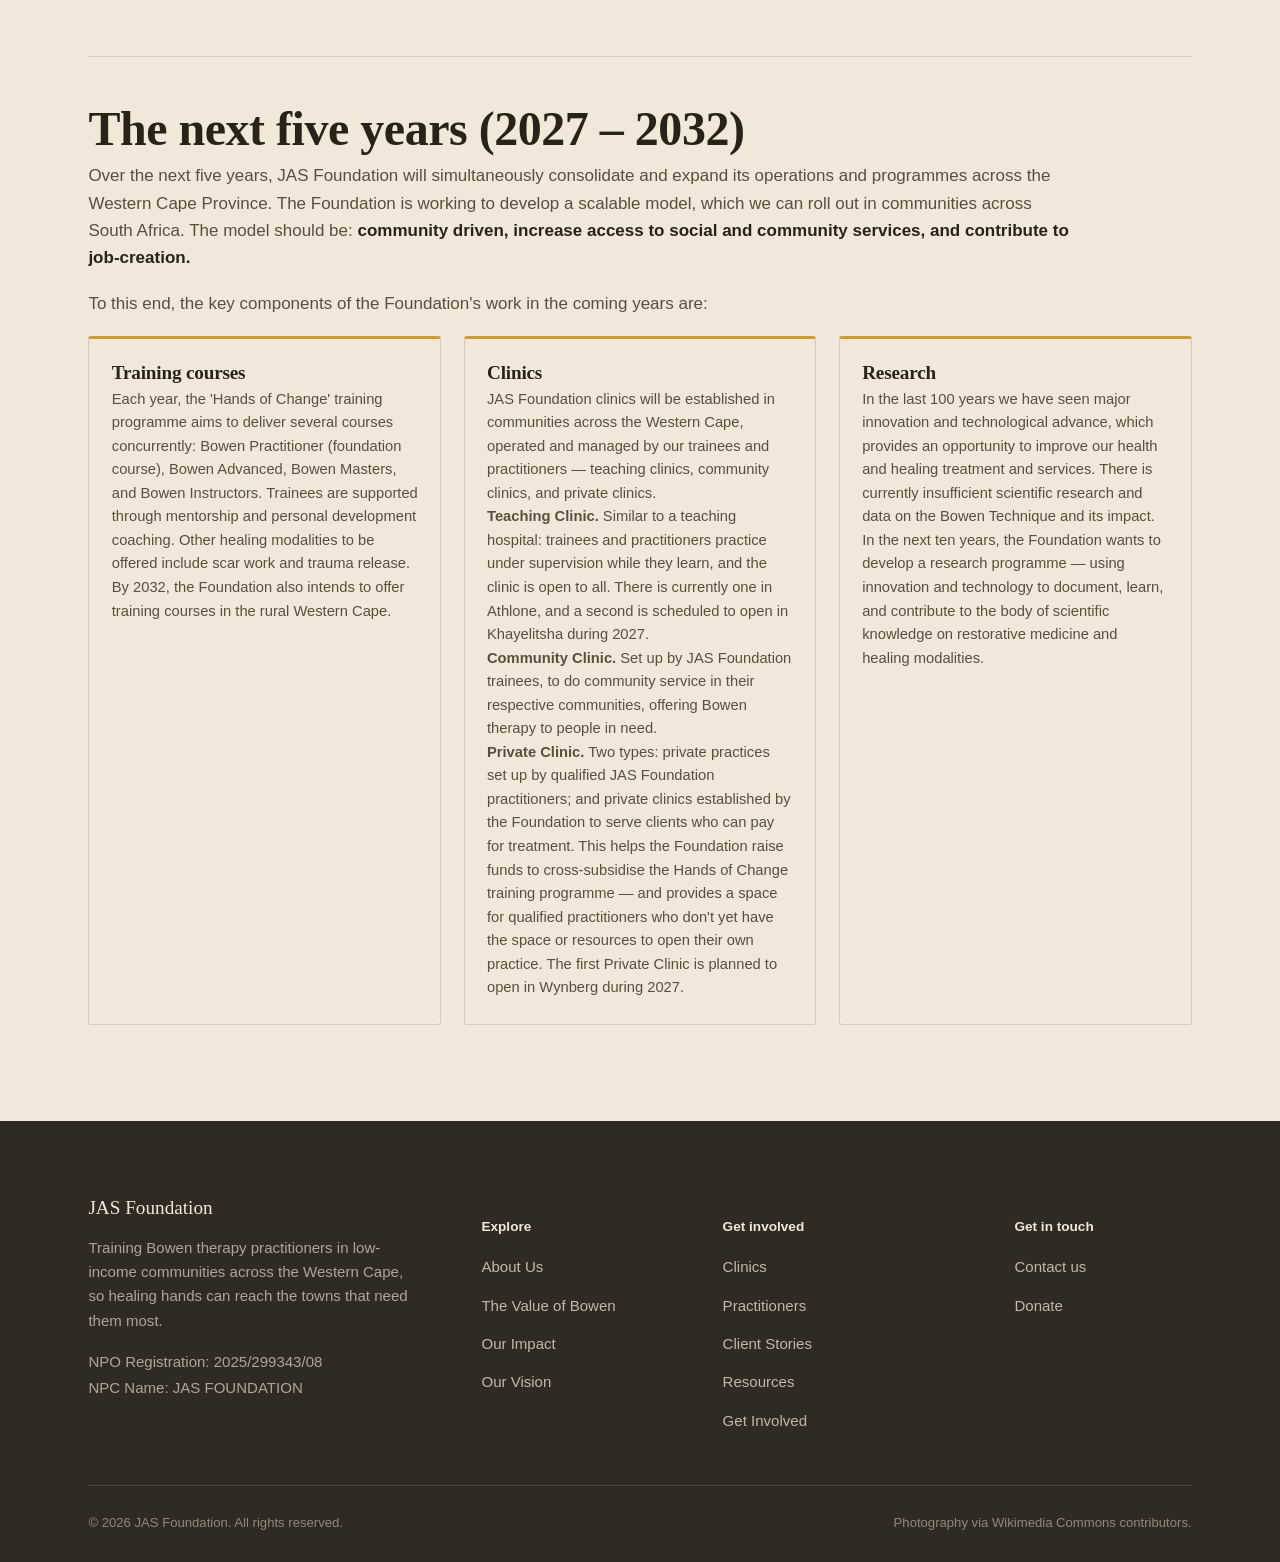
<file: bowen.html>
<!DOCTYPE html>
<html lang="en">
<head>
<meta charset="UTF-8">
<meta name="viewport" content="width=device-width, initial-scale=1">
<title>The Value of Bowen — JAS Foundation</title>
<meta name="description" content="What Bowen therapy is, how it works with the nervous system, and what it can help with — from back and neck pain to stress and recovery from injury.">


<link href="fonts/fonts.css" rel="stylesheet">
<link rel="stylesheet" href="css/style.css">
</head>
<body>


<header class="site-header">
  <nav class="nav container">
    <a href="index.html" class="brand"><span class="brand-main">JAS</span><span class="brand-sub">Foundation</span></a>
    <button class="nav-toggle" aria-expanded="false" aria-label="Toggle menu"><span></span><span></span><span></span></button>
    <ul class="nav-links">
      <li><a href="index.html">Home</a></li>
      <li><a href="about.html">About</a></li>
      <li><a href="bowen.html" aria-current="page">Bowen</a></li>
      <li><a href="impact.html">Impact</a></li>
      <li><a href="vision.html">Vision</a></li>
      <li><a href="clinics.html">Clinics</a></li>
      <li><a href="practitioners.html">Practitioners</a></li>
      <li class="mobile"><a href="stories.html">Stories</a></li>
      <li class="mobile"><a href="resources.html">Resources</a></li>
      <li><a href="involved.html">Get Involved</a></li>
      <li class="mobile"><a href="contact.html">Contact</a></li>
      <li><a href="donate.html" class="nav-cta">Donate</a></li>
    </ul>
  </nav>
</header>


<main>
  <section class="hero hero-simple">
    <div class="container">
      <span class="hero-eyebrow">The Value of Bowen</span>
      <h1>A gentle technique. A precise signal. A nervous system that does the rest.</h1>
      <p class="lede">Bowen therapy is a gentle, non-invasive technique that helps the body heal itself — addressing musculoskeletal pain, chronic conditions, and stress-related issues.</p>
      <svg class="thread-divider" viewBox="0 0 600 28" preserveAspectRatio="none" aria-hidden="true">
        <path class="js-draw-path" d="M0 14 C 100 2, 160 26, 240 14 C 320 2, 380 26, 460 14 C 520 4, 560 20, 600 14"/>
      </svg>
    </div>
  </section>

  <section class="section-tight">
    <div class="container split">
      <div class="split-copy">
        <h2>How it works</h2>
        <p>Using light rolling movements over muscles and connective tissue, Bowen therapy stimulates the nervous system, encourages relaxation, improves circulation, and supports the body's own ability to restore balance.</p>
        <p>It's a holistic approach — well suited to anyone looking for a safe, sustainable alternative to more invasive conventional treatments.</p>
      </div>
      <div class="split-media">
        <img src="img/home_1.webp" alt="Light, hands-on Bowen-style treatment." loading="lazy">
      </div>
    </div>
  </section>

  <section class="on-dim">
    <div class="container">
      <div class="section-head">
        <h2>What it's used for</h2>
      </div>
      <ul class="trait-list">
        <li><strong>Back and neck pain</strong> — through gentle release rather than force.</li>
        <li><strong>Joint discomfort</strong> — supporting mobility without invasive treatment.</li>
        <li><strong>Headaches and TMJ disorders</strong> — often linked to nervous-system tension.</li>
        <li><strong>Recovery from injury</strong> — working alongside the body's own repair process.</li>
        <li><strong>Chronic stress</strong> — by shifting the nervous system out of a constant "on" state.</li>
      </ul>
    </div>
  </section>

  <section>
    <div class="container split reverse">
      <div class="split-copy">
        <h2>Why we teach it here</h2>
        <p>Bowen doesn't need a clinic full of equipment, and it doesn't take years to learn safely and well. That's exactly why it works as a foundation for community-based care: a practitioner trained in their own neighbourhood can treat their own neighbours, with nothing more than their hands and a proper apprenticeship behind them.</p>
        <a href="vision.html" class="btn btn-ghost" style="margin-top:0.5rem;">See how we train practitioners</a>
      </div>
      <div class="split-media">
        <img src="img/bowen_1.webp" alt="A therapy session focused on gentle, hands-on care." loading="lazy">
      </div>
    </div>
  </section>

  <section class="on-dim">
    <div class="container">
      <div class="chapter" style="border-top:none; margin-top:0; padding-top:0;">
        <h2>The beauty of Bowen</h2>
        <div class="chapter-body">
          <p>The beauty of Bowen is its simplicity. You only need your hands, knowledge of the modality, and an understanding of anatomy and physiology.</p>
          <p>Bowen is a portable skill — easily accessible, and beneficial to communities that lack resources. In addition, it can provide the possibility of a dignified livelihood and community service.</p>
        </div>
      </div>
    </div>
  </section>

  <section>
    <div class="container">
      <div class="chapter">
        <h2>The next five years (2027 – 2032)</h2>
        <div class="chapter-body">
          <p>Over the next five years, JAS Foundation will simultaneously consolidate and expand its operations and programmes across the Western Cape Province. The Foundation is working to develop a scalable model, which we can roll out in communities across South Africa. The model should be: <strong>community driven, increase access to social and community services, and contribute to job-creation.</strong></p>
          <p>To this end, the key components of the Foundation's work in the coming years are:</p>
        </div>
      </div>
      <div class="clinic-grid" style="margin-top:1rem;">
        <div class="clinic-card" style="border-top:3px solid var(--gold);">
          <div class="card-body" style="padding-top:1.5rem;">
            <h3>Training courses</h3>
            <p>Each year, the 'Hands of Change' training programme aims to deliver several courses concurrently: Bowen Practitioner (foundation course), Bowen Advanced, Bowen Masters, and Bowen Instructors. Trainees are supported through mentorship and personal development coaching. Other healing modalities to be offered include scar work and trauma release. By 2032, the Foundation also intends to offer training courses in the rural Western Cape.</p>
          </div>
        </div>
        <div class="clinic-card" style="border-top:3px solid var(--gold);">
          <div class="card-body" style="padding-top:1.5rem;">
            <h3>Clinics</h3>
            <p>JAS Foundation clinics will be established in communities across the Western Cape, operated and managed by our trainees and practitioners — teaching clinics, community clinics, and private clinics.</p>
            <p><strong>Teaching Clinic.</strong> Similar to a teaching hospital: trainees and practitioners practice under supervision while they learn, and the clinic is open to all. There is currently one in Athlone, and a second is scheduled to open in Khayelitsha during 2027.</p>
            <p><strong>Community Clinic.</strong> Set up by JAS Foundation trainees, to do community service in their respective communities, offering Bowen therapy to people in need.</p>
            <p><strong>Private Clinic.</strong> Two types: private practices set up by qualified JAS Foundation practitioners; and private clinics established by the Foundation to serve clients who can pay for treatment. This helps the Foundation raise funds to cross-subsidise the Hands of Change training programme — and provides a space for qualified practitioners who don't yet have the space or resources to open their own practice. The first Private Clinic is planned to open in Wynberg during 2027.</p>
          </div>
        </div>
        <div class="clinic-card" style="border-top:3px solid var(--gold);">
          <div class="card-body" style="padding-top:1.5rem;">
            <h3>Research</h3>
            <p>In the last 100 years we have seen major innovation and technological advance, which provides an opportunity to improve our health and healing treatment and services. There is currently insufficient scientific research and data on the Bowen Technique and its impact. In the next ten years, the Foundation wants to develop a research programme — using innovation and technology to document, learn, and contribute to the body of scientific knowledge on restorative medicine and healing modalities.</p>
          </div>
        </div>
      </div>
    </div>
  </section>
</main>


<footer class="site-footer">
  <div class="container">
    <div class="footer-grid">
      <div class="footer-col footer-col-brand">
        <span class="footer-brand">JAS Foundation</span>
        <p>Training Bowen therapy practitioners in low-income communities across the Western Cape, so healing hands can reach the towns that need them most.</p>
        <p class="footer-reg">NPO Registration: 2025/299343/08<br>NPC Name: JAS FOUNDATION</p>
      </div>
      <div class="footer-col">
        <h5>Explore</h5>
        <ul>
          <li><a href="about.html">About Us</a></li>
          <li><a href="bowen.html">The Value of Bowen</a></li>
          <li><a href="impact.html">Our Impact</a></li>
          <li><a href="vision.html">Our Vision</a></li>
        </ul>
      </div>
      <div class="footer-col">
        <h5>Get involved</h5>
        <ul>
          <li><a href="clinics.html">Clinics</a></li>
          <li><a href="practitioners.html">Practitioners</a></li>
          <li><a href="stories.html">Client Stories</a></li>
          <li><a href="resources.html">Resources</a></li>
          <li><a href="involved.html">Get Involved</a></li>
        </ul>
      </div>
      <div class="footer-col footer-col-touch">
        <h5>Get in touch</h5>
        <ul>
          <li><a href="contact.html">Contact us</a></li>
          <li><a href="donate.html">Donate</a></li>
        </ul>
      </div>
    </div>
    <div class="footer-bottom">
      <span>© <span data-year></span> JAS Foundation. All rights reserved.</span>
      <span>Photography via Wikimedia Commons contributors.</span>
    </div>
  </div>
</footer>


<script src="libs/gsap.min.js"></script>
<script src="libs/ScrollTrigger.min.js"></script>
<script src="js/main.js"></script>
</body>
</html>
</file>
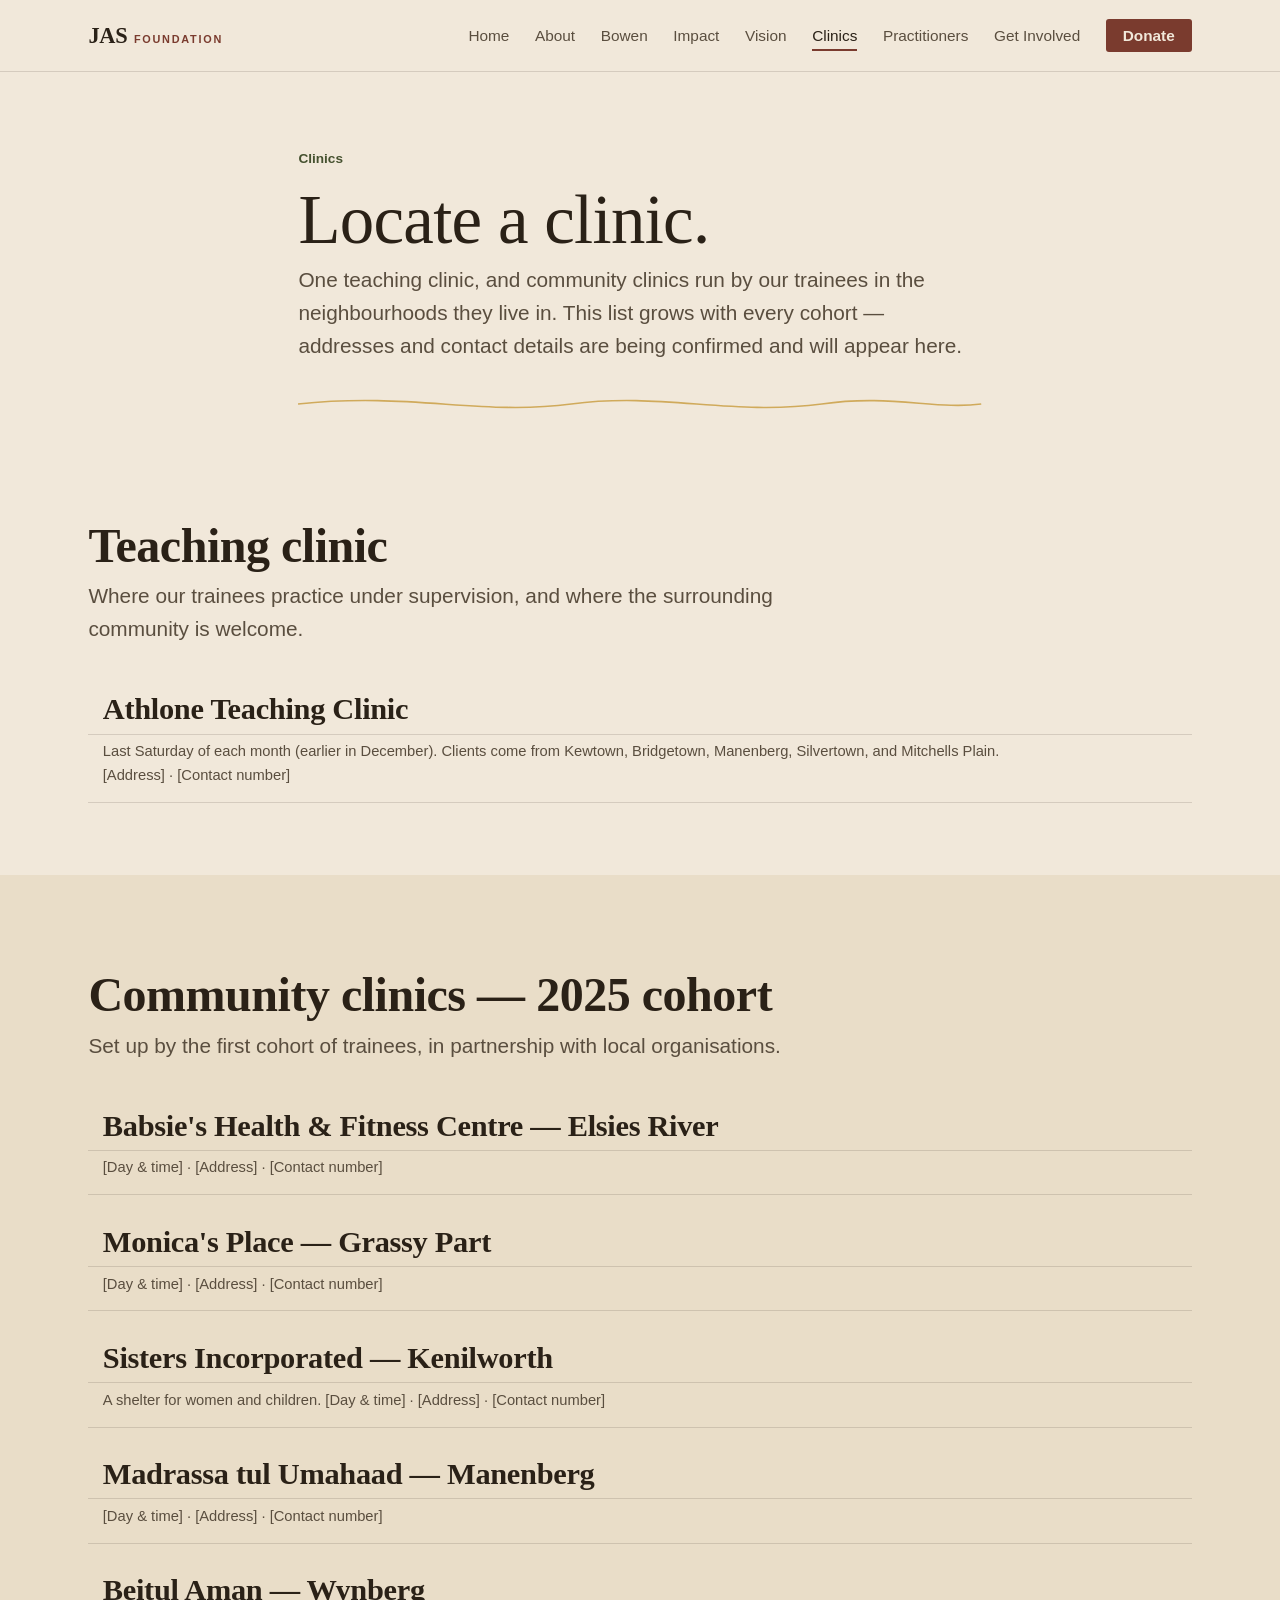
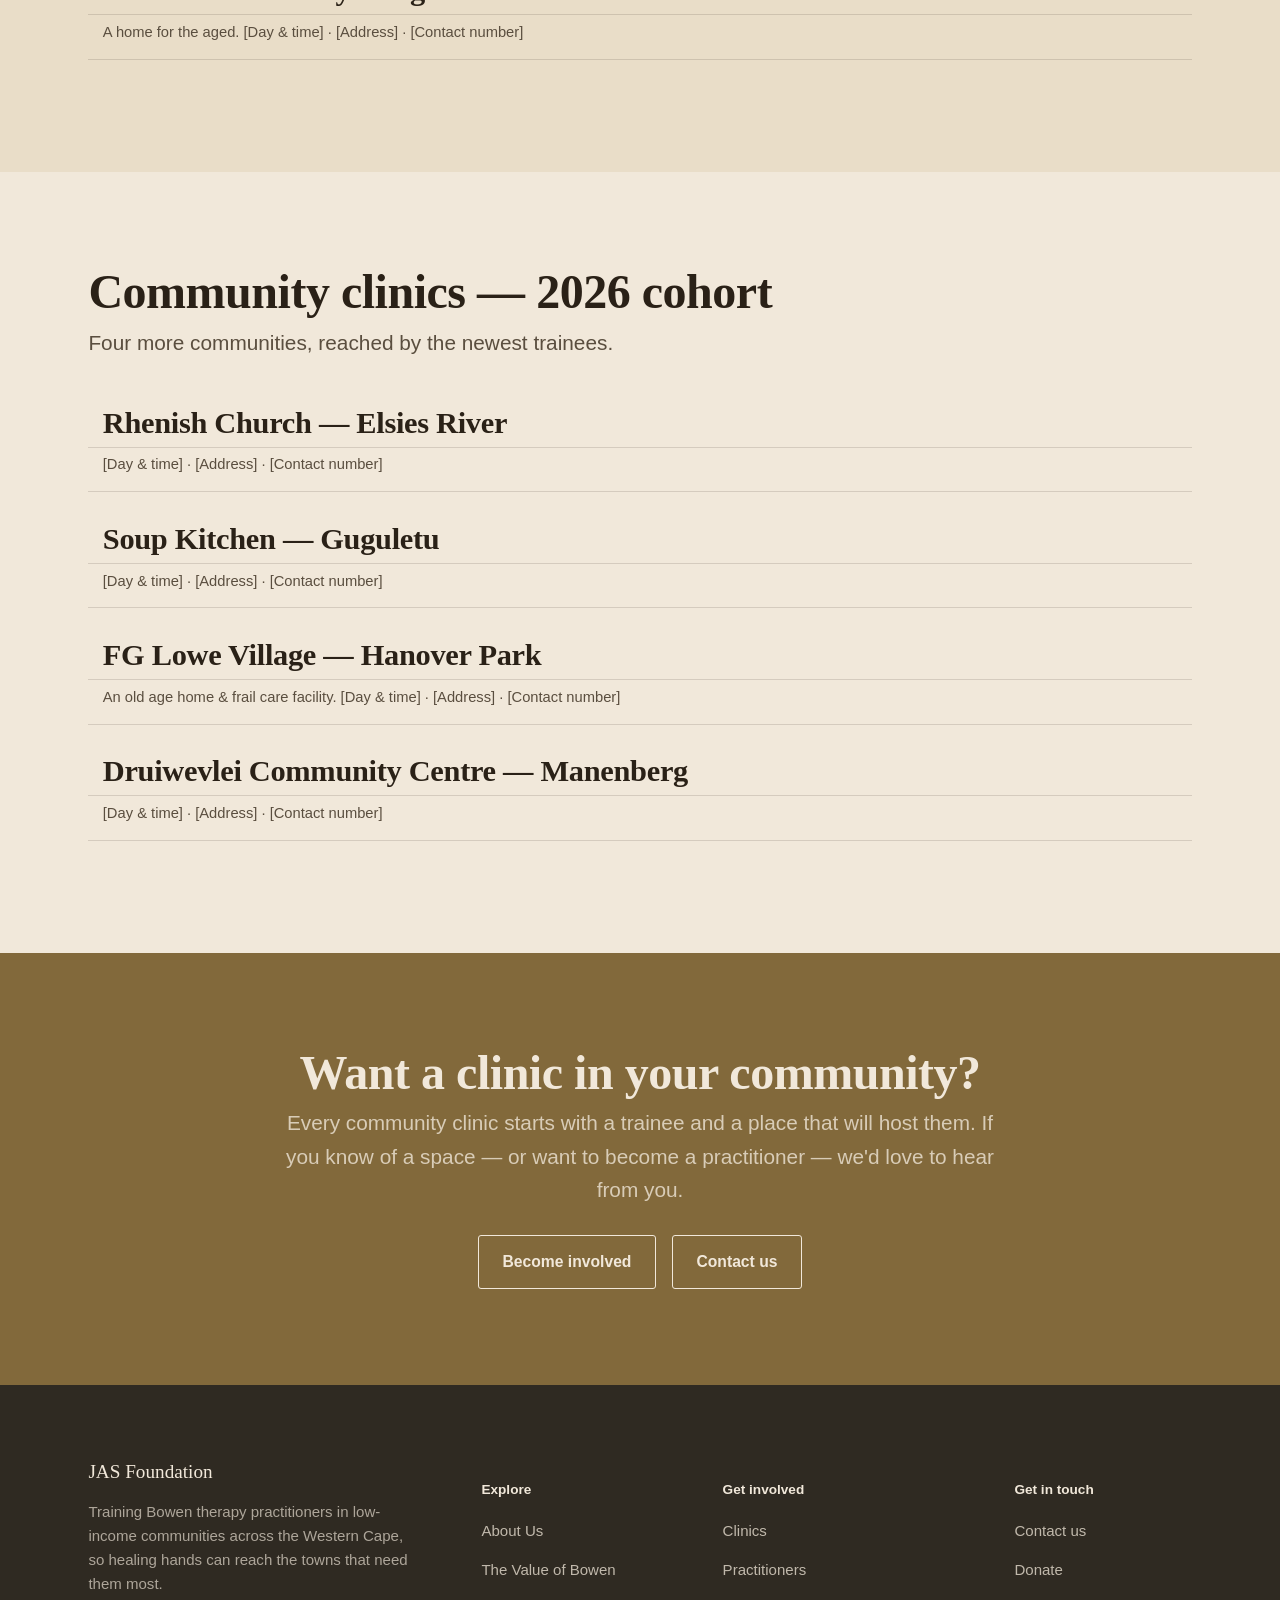
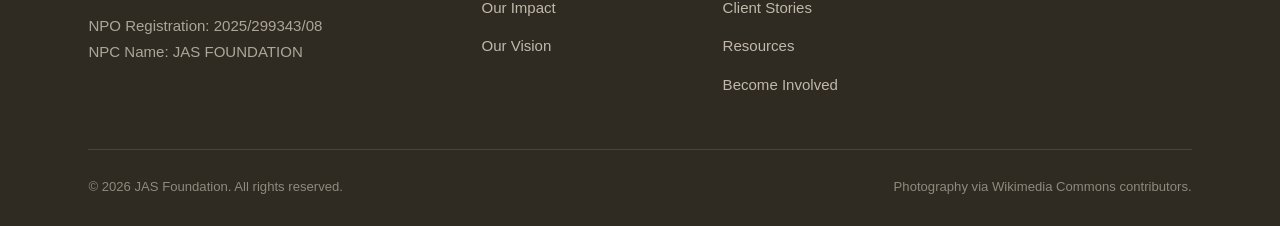
<file: clinics.html>
<!DOCTYPE html>
<html lang="en">
<head>
<meta charset="UTF-8">
<meta name="viewport" content="width=device-width, initial-scale=1">
<title>Locate a Clinic — JAS Foundation</title>
<meta name="description" content="All JAS Foundation clinics: the Athlone Teaching Clinic and community clinics across Elsies River, Grassy Part, Kenilworth, Manenberg, Wynberg, Guguletu and Hanover Park.">
<link href="fonts/fonts.css" rel="stylesheet">
<link rel="stylesheet" href="css/style.css">
</head>
<body>

<header class="site-header">
  <nav class="nav container">
    <a href="index.html" class="brand"><span class="brand-main">JAS</span><span class="brand-sub">Foundation</span></a>
    <button class="nav-toggle" aria-expanded="false" aria-label="Toggle menu"><span></span><span></span><span></span></button>
    <ul class="nav-links">
      <li><a href="index.html">Home</a></li>
      <li><a href="about.html">About</a></li>
      <li><a href="bowen.html">Bowen</a></li>
      <li><a href="impact.html">Impact</a></li>
      <li><a href="vision.html">Vision</a></li>
      <li><a href="clinics.html" aria-current="page">Clinics</a></li>
      <li><a href="practitioners.html">Practitioners</a></li>
      <li class="mobile"><a href="stories.html">Stories</a></li>
      <li class="mobile"><a href="resources.html">Resources</a></li>
      <li><a href="involved.html">Get Involved</a></li>
      <li class="mobile"><a href="contact.html">Contact</a></li>
      <li><a href="donate.html" class="nav-cta">Donate</a></li>
    </ul>
  </nav>
</header>

<main>
  <section class="hero hero-simple">
    <div class="container">
      <span class="hero-eyebrow">Clinics</span>
      <h1>Locate a clinic.</h1>
      <p class="lede">One teaching clinic, and community clinics run by our trainees in the neighbourhoods they live in. This list grows with every cohort — addresses and contact details are being confirmed and will appear here.</p>
      <svg class="thread-divider" viewBox="0 0 600 28" preserveAspectRatio="none" aria-hidden="true">
        <path class="js-draw-path" d="M0 14 C 100 2, 160 26, 240 14 C 320 2, 380 26, 460 14 C 520 4, 560 20, 600 14"/>
      </svg>
    </div>
  </section>

  <section class="section-tight">
    <div class="container">
      <div class="section-head">
        <h2>Teaching clinic</h2>
        <p class="lede">Where our trainees practice under supervision, and where the surrounding community is welcome.</p>
      </div>
      <div class="clinic-list">
        <div>
          <h3>Athlone Teaching Clinic</h3>
          <p class="clinic-meta">Last Saturday of each month (earlier in December). Clients come from Kewtown, Bridgetown, Manenberg, Silvertown, and Mitchells Plain.<br>[Address] · [Contact number]</p>
        </div>
      </div>
    </div>
  </section>

  <section class="on-dim">
    <div class="container">
      <div class="section-head">
        <h2>Community clinics — 2025 cohort</h2>
        <p class="lede">Set up by the first cohort of trainees, in partnership with local organisations.</p>
      </div>
      <div class="clinic-list">
        <div>
          <h3>Babsie's Health &amp; Fitness Centre — Elsies River</h3>
          <p class="clinic-meta">[Day &amp; time] · [Address] · [Contact number]</p>
        </div>
        <div>
          <h3>Monica's Place — Grassy Part</h3>
          <p class="clinic-meta">[Day &amp; time] · [Address] · [Contact number]</p>
        </div>
        <div>
          <h3>Sisters Incorporated — Kenilworth</h3>
          <p class="clinic-meta">A shelter for women and children. [Day &amp; time] · [Address] · [Contact number]</p>
        </div>
        <div>
          <h3>Madrassa tul Umahaad — Manenberg</h3>
          <p class="clinic-meta">[Day &amp; time] · [Address] · [Contact number]</p>
        </div>
        <div>
          <h3>Beitul Aman — Wynberg</h3>
          <p class="clinic-meta">A home for the aged. [Day &amp; time] · [Address] · [Contact number]</p>
        </div>
      </div>
    </div>
  </section>

  <section>
    <div class="container">
      <div class="section-head">
        <h2>Community clinics — 2026 cohort</h2>
        <p class="lede">Four more communities, reached by the newest trainees.</p>
      </div>
      <div class="clinic-list">
        <div>
          <h3>Rhenish Church — Elsies River</h3>
          <p class="clinic-meta">[Day &amp; time] · [Address] · [Contact number]</p>
        </div>
        <div>
          <h3>Soup Kitchen — Guguletu</h3>
          <p class="clinic-meta">[Day &amp; time] · [Address] · [Contact number]</p>
        </div>
        <div>
          <h3>FG Lowe Village — Hanover Park</h3>
          <p class="clinic-meta">An old age home &amp; frail care facility. [Day &amp; time] · [Address] · [Contact number]</p>
        </div>
        <div>
          <h3>Druiwevlei Community Centre — Manenberg</h3>
          <p class="clinic-meta">[Day &amp; time] · [Address] · [Contact number]</p>
        </div>
      </div>
    </div>
  </section>

  <section class="on-dark" style="background-color: #82693b;">
    <div class="container" style="text-align:center;">
      <h2>Want a clinic in your community?</h2>
      <p class="lede" style="margin-inline:auto; margin-bottom:1.8rem;">Every community clinic starts with a trainee and a place that will host them. If you know of a space — or want to become a practitioner — we'd love to hear from you.</p>
      <div style="display:flex; gap:1rem; justify-content:center; flex-wrap:wrap;">
        <a href="involved.html" class="btn btn-on-dark">Become involved</a>
        <a href="contact.html" class="btn btn-on-dark btn-ghost">Contact us</a>
      </div>
    </div>
  </section>
</main>

<footer class="site-footer">
  <div class="container">
    <div class="footer-grid">
      <div class="footer-col footer-col-brand">
        <span class="footer-brand">JAS Foundation</span>
        <p>Training Bowen therapy practitioners in low-income communities across the Western Cape, so healing hands can reach the towns that need them most.</p>
        <p class="footer-reg">NPO Registration: 2025/299343/08<br>NPC Name: JAS FOUNDATION</p>
      </div>
      <div class="footer-col">
        <h5>Explore</h5>
        <ul>
          <li><a href="about.html">About Us</a></li>
          <li><a href="bowen.html">The Value of Bowen</a></li>
          <li><a href="impact.html">Our Impact</a></li>
          <li><a href="vision.html">Our Vision</a></li>
        </ul>
      </div>
      <div class="footer-col">
        <h5>Get involved</h5>
        <ul>
          <li><a href="clinics.html">Clinics</a></li>
          <li><a href="practitioners.html">Practitioners</a></li>
          <li><a href="stories.html">Client Stories</a></li>
          <li><a href="resources.html">Resources</a></li>
          <li><a href="involved.html">Become Involved</a></li>
        </ul>
      </div>
      <div class="footer-col footer-col-touch">
        <h5>Get in touch</h5>
        <ul>
          <li><a href="contact.html">Contact us</a></li>
          <li><a href="donate.html">Donate</a></li>
        </ul>
      </div>
    </div>
    <div class="footer-bottom">
      <span>© <span data-year></span> JAS Foundation. All rights reserved.</span>
      <span>Photography via Wikimedia Commons contributors.</span>
    </div>
  </div>
</footer>

<script src="libs/gsap.min.js"></script>
<script src="libs/ScrollTrigger.min.js"></script>
<script src="js/main.js"></script>
</body>
</html>
</file>
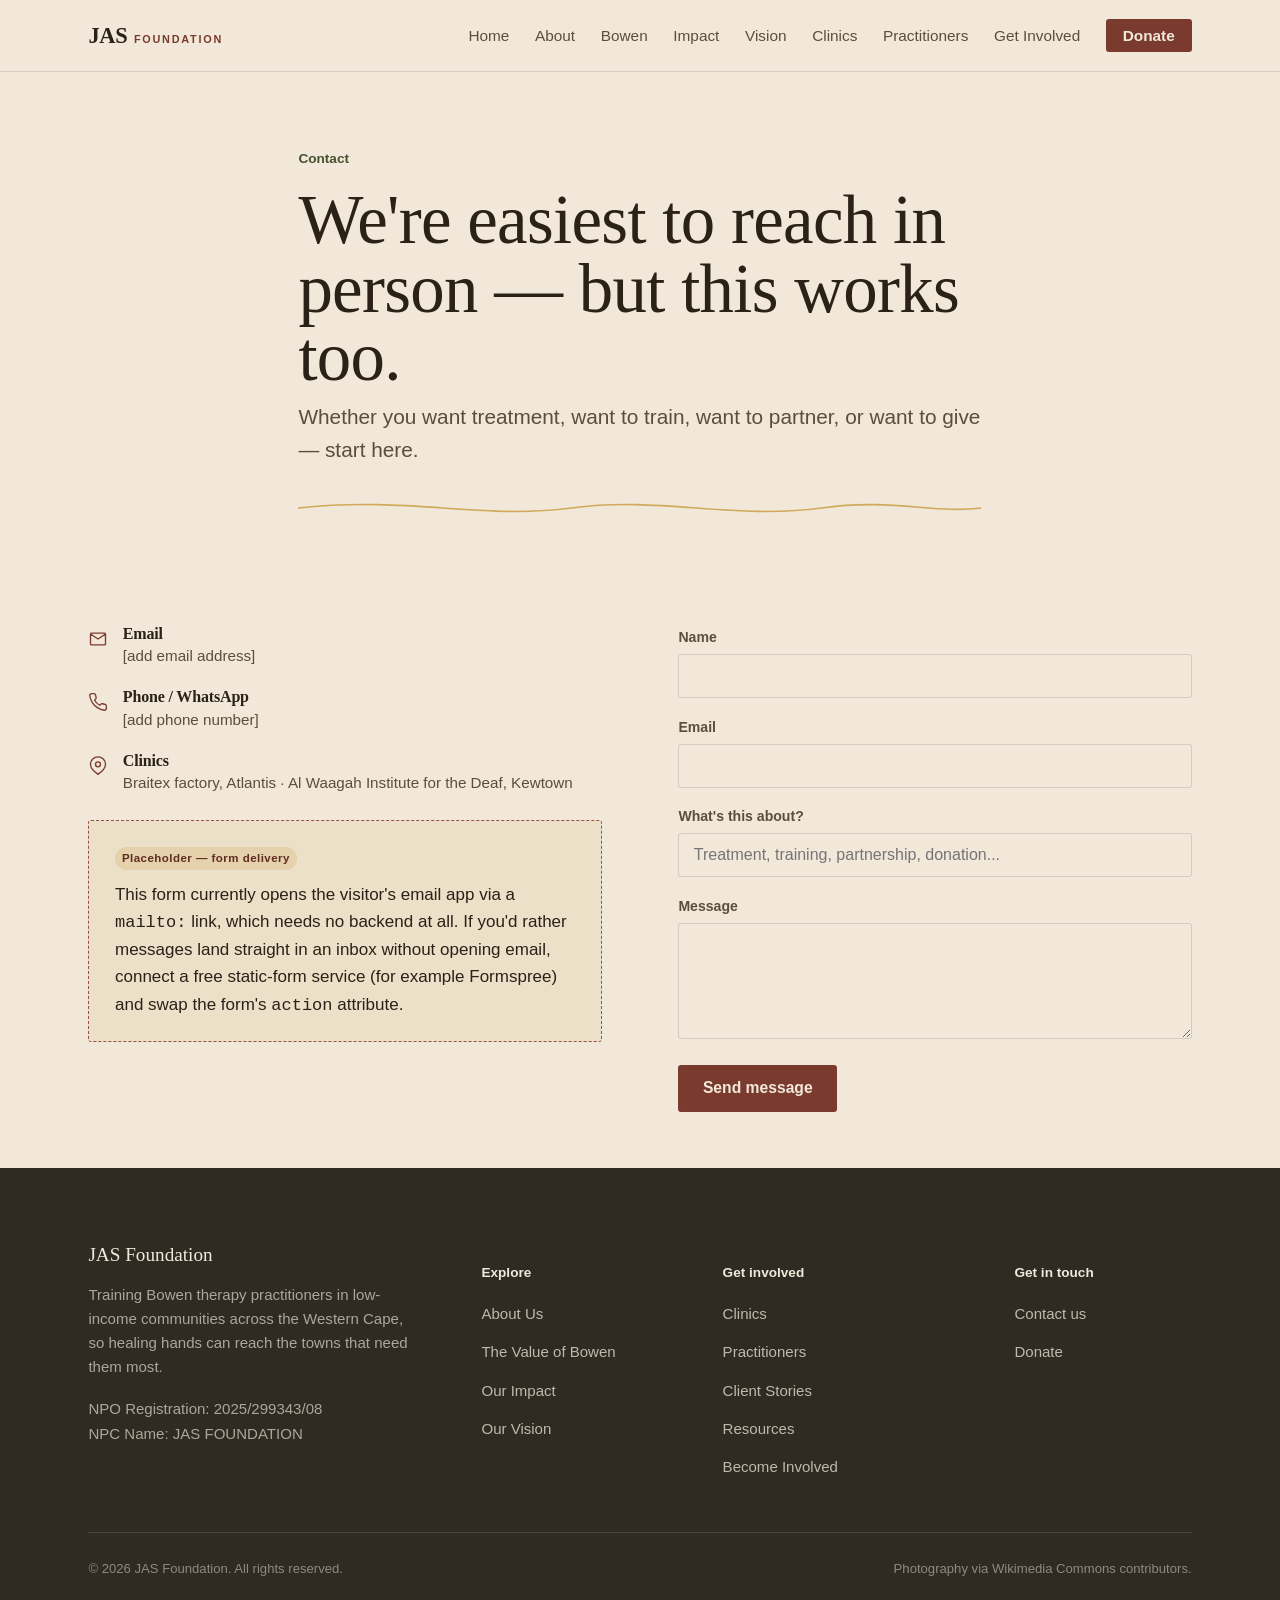
<file: contact.html>
<!DOCTYPE html>
<html lang="en">
<head>
<meta charset="UTF-8">
<meta name="viewport" content="width=device-width, initial-scale=1">
<title>Contact — JAS Foundation</title>
<meta name="description" content="Get in touch with JAS Foundation about training, treatment, partnerships, or donations.">


<link href="fonts/fonts.css" rel="stylesheet">
<link rel="stylesheet" href="css/style.css">
</head>
<body>


<header class="site-header">
  <nav class="nav container">
    <a href="index.html" class="brand"><span class="brand-main">JAS</span><span class="brand-sub">Foundation</span></a>
    <button class="nav-toggle" aria-expanded="false" aria-label="Toggle menu"><span></span><span></span><span></span></button>
    <ul class="nav-links">
      <li><a href="index.html">Home</a></li>
      <li><a href="about.html">About</a></li>
      <li><a href="bowen.html">Bowen</a></li>
      <li><a href="impact.html">Impact</a></li>
      <li><a href="vision.html">Vision</a></li>
      <li><a href="clinics.html">Clinics</a></li>
      <li><a href="practitioners.html">Practitioners</a></li>
      <li class="mobile"><a href="stories.html">Stories</a></li>
      <li class="mobile"><a href="resources.html">Resources</a></li>
      <li><a href="involved.html">Get Involved</a></li>
      <li class="mobile"><a href="contact.html" aria-current="page">Contact</a></li>
      <li><a href="donate.html" class="nav-cta">Donate</a></li>
    </ul>
  </nav>
</header>


<main>
  <section class="hero hero-simple">
    <div class="container">
      <span class="hero-eyebrow">Contact</span>
      <h1>We're easiest to reach in person — but this works too.</h1>
      <p class="lede">Whether you want treatment, want to train, want to partner, or want to give — start here.</p>
      <svg class="thread-divider" viewBox="0 0 600 28" preserveAspectRatio="none" aria-hidden="true">
        <path class="js-draw-path" d="M0 14 C 100 2, 160 26, 240 14 C 320 2, 380 26, 460 14 C 520 4, 560 20, 600 14"/>
      </svg>
    </div>
  </section>

  <section class="section-tight">
    <div class="container split">
      <div>
        <div class="contact-detail">
          <svg viewBox="0 0 24 24" fill="none" aria-hidden="true"><path d="M3 6l9 6 9-6M4 5h16a1 1 0 011 1v12a1 1 0 01-1 1H4a1 1 0 01-1-1V6a1 1 0 011-1z" stroke="currentColor" stroke-width="1.6" stroke-linecap="round" stroke-linejoin="round"/></svg>
          <div>
            <h4>Email</h4>
            <p class="fill">[add email address]</p>
          </div>
        </div>
        <div class="contact-detail">
          <svg viewBox="0 0 24 24" fill="none" aria-hidden="true"><path d="M22 16.9v3a2 2 0 01-2.2 2 19.8 19.8 0 01-8.6-3.1 19.5 19.5 0 01-6-6A19.8 19.8 0 012.1 4.2 2 2 0 014.1 2h3a2 2 0 012 1.7c.1.9.3 1.8.6 2.7a2 2 0 01-.5 2.1L7.9 9.9a16 16 0 006 6l1.4-1.3a2 2 0 012.1-.5c.9.3 1.8.5 2.7.6a2 2 0 011.9 2.2z" stroke="currentColor" stroke-width="1.6" stroke-linecap="round" stroke-linejoin="round"/></svg>
          <div>
            <h4>Phone / WhatsApp</h4>
            <p class="fill">[add phone number]</p>
          </div>
        </div>
        <div class="contact-detail">
          <svg viewBox="0 0 24 24" fill="none" aria-hidden="true"><path d="M21 10c0 6-9 12-9 12s-9-6-9-12a9 9 0 0118 0z" stroke="currentColor" stroke-width="1.6" stroke-linecap="round" stroke-linejoin="round"/><circle cx="12" cy="10" r="3" stroke="currentColor" stroke-width="1.6"/></svg>
          <div>
            <h4>Clinics</h4>
            <p>Braitex factory, Atlantis · Al Waagah Institute for the Deaf, Kewtown</p>
          </div>
        </div>
        <div class="placeholder-block" style="margin-top:1.5rem;">
          <span class="placeholder-tag">Placeholder — form delivery</span>
          <p>This form currently opens the visitor's email app via a <code>mailto:</code> link, which needs no backend at all. If you'd rather messages land straight in an inbox without opening email, connect a free static-form service (for example Formspree) and swap the form's <code>action</code> attribute.</p>
        </div>
      </div>

      <!-- Placeholder: replace donations@example.org below with your real inbox -->
      <form class="form-grid" action="mailto:donations@example.org" method="post" enctype="text/plain">
        <div class="field">
          <label for="name">Name</label>
          <input type="text" id="name" name="name" required>
        </div>
        <div class="field">
          <label for="email">Email</label>
          <input type="email" id="email" name="email" required>
        </div>
        <div class="field">
          <label for="reason">What's this about?</label>
          <input type="text" id="reason" name="reason" placeholder="Treatment, training, partnership, donation...">
        </div>
        <div class="field">
          <label for="message">Message</label>
          <textarea id="message" name="message" rows="5" required></textarea>
        </div>
        <button type="submit" class="btn btn-primary" style="justify-self:start;">Send message</button>
      </form>
    </div>
  </section>
</main>


<footer class="site-footer">
  <div class="container">
    <div class="footer-grid">
      <div class="footer-col footer-col-brand">
        <span class="footer-brand">JAS Foundation</span>
        <p>Training Bowen therapy practitioners in low-income communities across the Western Cape, so healing hands can reach the towns that need them most.</p>
        <p class="footer-reg">NPO Registration: 2025/299343/08<br>NPC Name: JAS FOUNDATION</p>
      </div>
      <div class="footer-col">
        <h5>Explore</h5>
        <ul>
          <li><a href="about.html">About Us</a></li>
          <li><a href="bowen.html">The Value of Bowen</a></li>
          <li><a href="impact.html">Our Impact</a></li>
          <li><a href="vision.html">Our Vision</a></li>
        </ul>
      </div>
      <div class="footer-col">
        <h5>Get involved</h5>
        <ul>
          <li><a href="clinics.html">Clinics</a></li>
          <li><a href="practitioners.html">Practitioners</a></li>
          <li><a href="stories.html">Client Stories</a></li>
          <li><a href="resources.html">Resources</a></li>
          <li><a href="involved.html">Become Involved</a></li>
        </ul>
      </div>
      <div class="footer-col footer-col-touch">
        <h5>Get in touch</h5>
        <ul>
          <li><a href="contact.html">Contact us</a></li>
          <li><a href="donate.html">Donate</a></li>
        </ul>
      </div>
    </div>
    <div class="footer-bottom">
      <span>© <span data-year></span> JAS Foundation. All rights reserved.</span>
      <span>Photography via Wikimedia Commons contributors.</span>
    </div>
  </div>
</footer>


<script src="libs/gsap.min.js"></script>
<script src="libs/ScrollTrigger.min.js"></script>
<script src="js/main.js"></script>
</body>
</html>
</file>
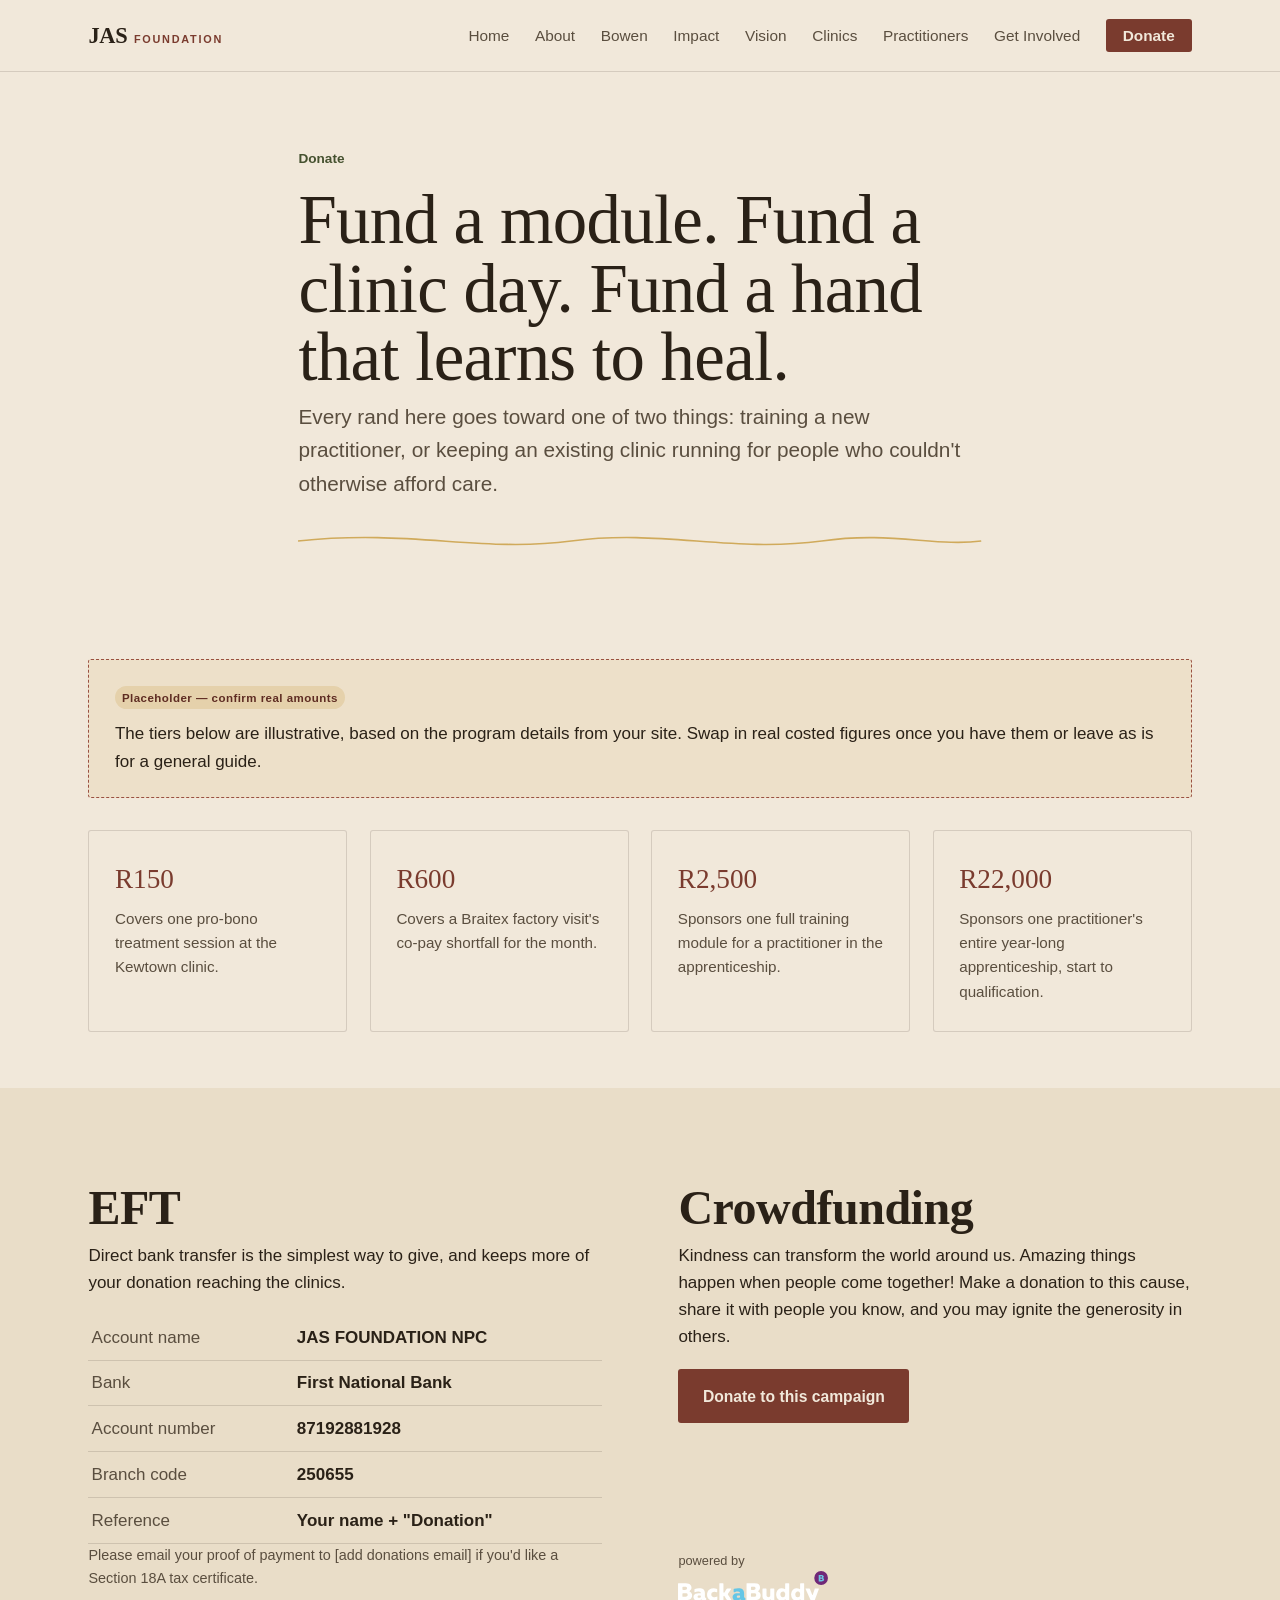
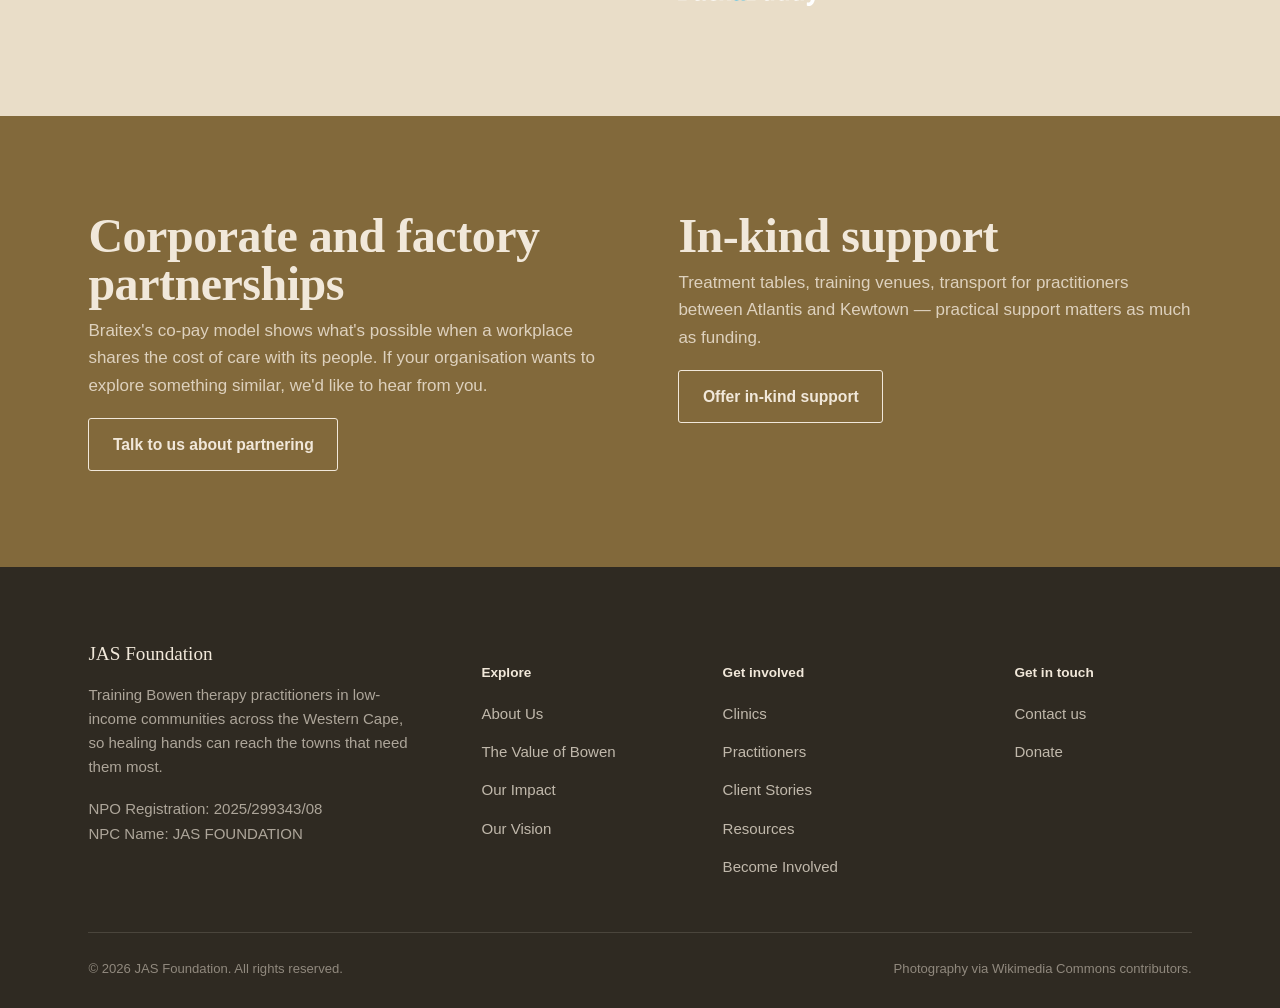
<file: donate.html>
<!DOCTYPE html>
<html lang="en">
<head>
<meta charset="UTF-8">
<meta name="viewport" content="width=device-width, initial-scale=1">
<title>Donate — JAS Foundation</title>
<meta name="description" content="Support JAS Foundation's Bowen therapy training and clinics in Atlantis and Kewtown, Western Cape.">


<link href="fonts/fonts.css" rel="stylesheet">
<link rel="stylesheet" href="css/style.css">
</head>
<body>


<header class="site-header">
  <nav class="nav container">
    <a href="index.html" class="brand"><span class="brand-main">JAS</span><span class="brand-sub">Foundation</span></a>
    <button class="nav-toggle" aria-expanded="false" aria-label="Toggle menu"><span></span><span></span><span></span></button>
    <ul class="nav-links">
      <li><a href="index.html">Home</a></li>
      <li><a href="about.html">About</a></li>
      <li><a href="bowen.html">Bowen</a></li>
      <li><a href="impact.html">Impact</a></li>
      <li><a href="vision.html">Vision</a></li>
      <li><a href="clinics.html">Clinics</a></li>
      <li><a href="practitioners.html">Practitioners</a></li>
      <li class="mobile"><a href="stories.html">Stories</a></li>
      <li class="mobile"><a href="resources.html">Resources</a></li>
      <li><a href="involved.html">Get Involved</a></li>
      <li class="mobile"><a href="contact.html">Contact</a></li>
      <li><a href="donate.html" aria-current="page" class="nav-cta">Donate</a></li>
    </ul>
  </nav>
</header>


<main>
  <section class="hero hero-simple">
    <div class="container">
      <span class="hero-eyebrow">Donate</span>
      <h1>Fund a module. Fund a clinic day. Fund a hand that learns to heal.</h1>
      <p class="lede">Every rand here goes toward one of two things: training a new practitioner, or keeping an existing clinic running for people who couldn't otherwise afford care.</p>
      <svg class="thread-divider" viewBox="0 0 600 28" preserveAspectRatio="none" aria-hidden="true">
        <path class="js-draw-path" d="M0 14 C 100 2, 160 26, 240 14 C 320 2, 380 26, 460 14 C 520 4, 560 20, 600 14"/>
      </svg>
    </div>
  </section>

  <section class="section-tight">
    <div class="container">
      <div class="placeholder-block" style="margin-bottom:2rem;">
        <span class="placeholder-tag">Placeholder — confirm real amounts</span>
        <p>The tiers below are illustrative, based on the program details from your site. Swap in real costed figures once you have them or leave as is for a general guide.</p>
      </div>
      <div class="tiers">
        <div class="tier">
          <span class="amount">R150</span>
          <p>Covers one pro-bono treatment session at the Kewtown clinic.</p>
        </div>
        <div class="tier">
          <span class="amount">R600</span>
          <p>Covers a Braitex factory visit's co-pay shortfall for the month.</p>
        </div>
        <div class="tier">
          <span class="amount">R2,500</span>
          <p>Sponsors one full training module for a practitioner in the apprenticeship.</p>
        </div>
        <div class="tier">
          <span class="amount">R22,000</span>
          <p>Sponsors one practitioner's entire year-long apprenticeship, start to qualification.</p>
        </div>
      </div>
    </div>
  </section>

  <section class="on-dim">
    <div class="container split">
      <div class="split-copy">
        <h2>EFT</h2>
        <p>Direct bank transfer is the simplest way to give, and keeps more of your donation reaching the clinics.</p>
        <table class="bank-table">
          <tr><td>Account name</td><td class="fill">JAS FOUNDATION NPC</td></tr>
          <tr><td>Bank</td><td class="fill">First National Bank</td></tr>
          <tr><td>Account number</td><td class="fill">87192881928</td></tr>
          <tr><td>Branch code</td><td class="fill">250655</td></tr>
          <tr><td>Reference</td><td class="fill">Your name + "Donation"</td></tr>
        </table>
        <p style="font-size:0.9rem; color:var(--ink-soft);">Please email your proof of payment to <span class="fill">[add donations email]</span> if you'd like a Section 18A tax certificate.</p>
      </div>
      <div class="split-copy">
        <h2>Crowdfunding</h2>
        <p>Kindness can transform the world around us. Amazing things happen when people come together! Make a donation to this cause, share it with people you know, and you may ignite the generosity in others.</p>
        <a href="contact.html" class="btn btn-primary" aria-disabled="true">Donate to this campaign</a>
        <p style="font-size:0.8rem; color:var(--ink-soft); margin-top:8rem;">powered by <img src="img/whitelogo-B2MVghQH.svg" width="150px" /></p>

        
      </div>
    </div>
  </section>

  <section class="on-dark" style="background-color: #82693b;">
    <div class="container split">
      <div class="split-copy">
        <h2>Corporate and factory partnerships</h2>
        <p style="color:color-mix(in srgb, var(--paper) 82%, transparent);">Braitex's co-pay model shows what's possible when a workplace shares the cost of care with its people. If your organisation wants to explore something similar, we'd like to hear from you.</p>
        <a href="contact.html" class="btn btn-on-dark btn-ghost">Talk to us about partnering</a>
      </div>
      <div class="split-copy">
        <h2>In-kind support</h2>
        <p style="color:color-mix(in srgb, var(--paper) 82%, transparent);">Treatment tables, training venues, transport for practitioners between Atlantis and Kewtown — practical support matters as much as funding.</p>
        <a href="contact.html" class="btn btn-on-dark btn-ghost">Offer in-kind support</a>
      </div>
    </div>
  </section>
</main>


<footer class="site-footer">
  <div class="container">
    <div class="footer-grid">
      <div class="footer-col footer-col-brand">
        <span class="footer-brand">JAS Foundation</span>
        <p>Training Bowen therapy practitioners in low-income communities across the Western Cape, so healing hands can reach the towns that need them most.</p>
        <p class="footer-reg">NPO Registration: 2025/299343/08<br>NPC Name: JAS FOUNDATION</p>
      </div>
      <div class="footer-col">
        <h5>Explore</h5>
        <ul>
          <li><a href="about.html">About Us</a></li>
          <li><a href="bowen.html">The Value of Bowen</a></li>
          <li><a href="impact.html">Our Impact</a></li>
          <li><a href="vision.html">Our Vision</a></li>
        </ul>
      </div>
      <div class="footer-col">
        <h5>Get involved</h5>
        <ul>
          <li><a href="clinics.html">Clinics</a></li>
          <li><a href="practitioners.html">Practitioners</a></li>
          <li><a href="stories.html">Client Stories</a></li>
          <li><a href="resources.html">Resources</a></li>
          <li><a href="involved.html">Become Involved</a></li>
        </ul>
      </div>
      <div class="footer-col footer-col-touch">
        <h5>Get in touch</h5>
        <ul>
          <li><a href="contact.html">Contact us</a></li>
          <li><a href="donate.html" aria-current="page">Donate</a></li>
        </ul>
      </div>
    </div>
    <div class="footer-bottom">
      <span>© <span data-year></span> JAS Foundation. All rights reserved.</span>
      <span>Photography via Wikimedia Commons contributors.</span>
    </div>
  </div>
</footer>


<script src="libs/gsap.min.js"></script>
<script src="libs/ScrollTrigger.min.js"></script>
<script src="js/main.js"></script>
</body>
</html>
</file>
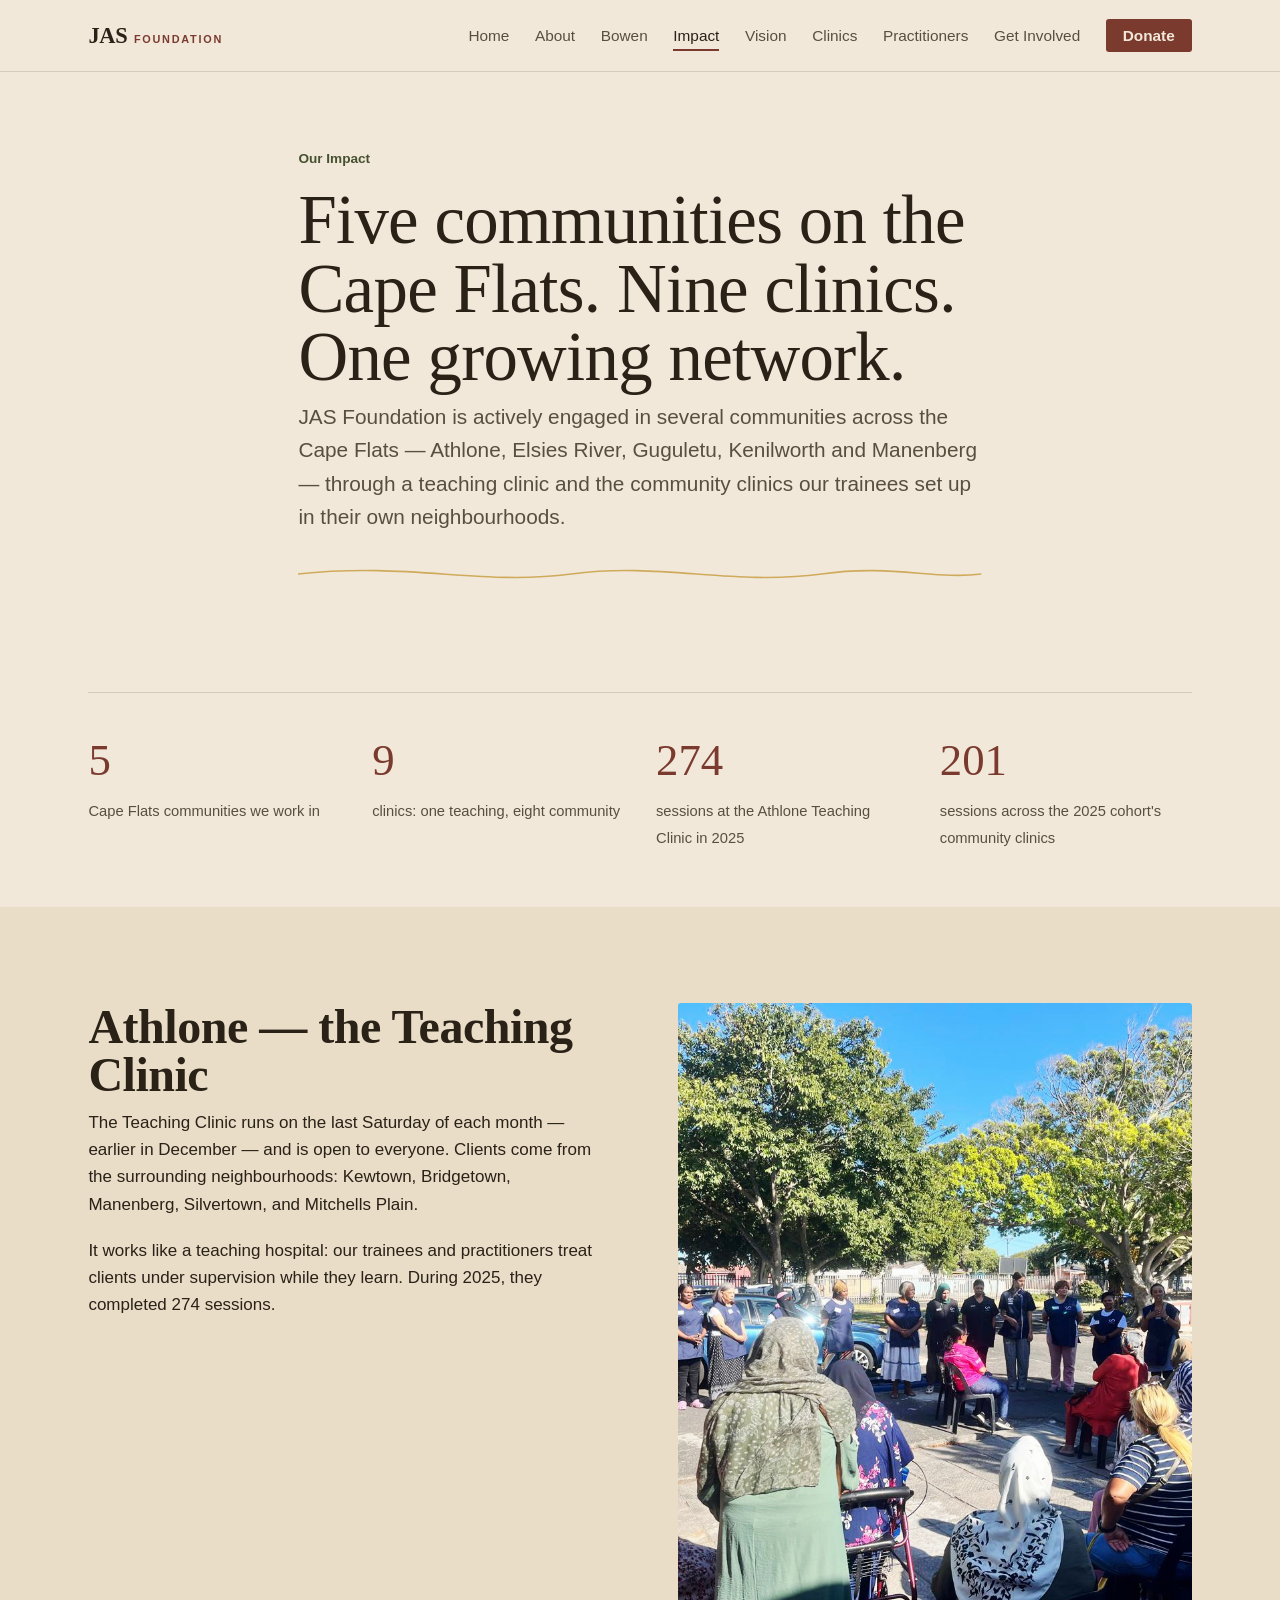
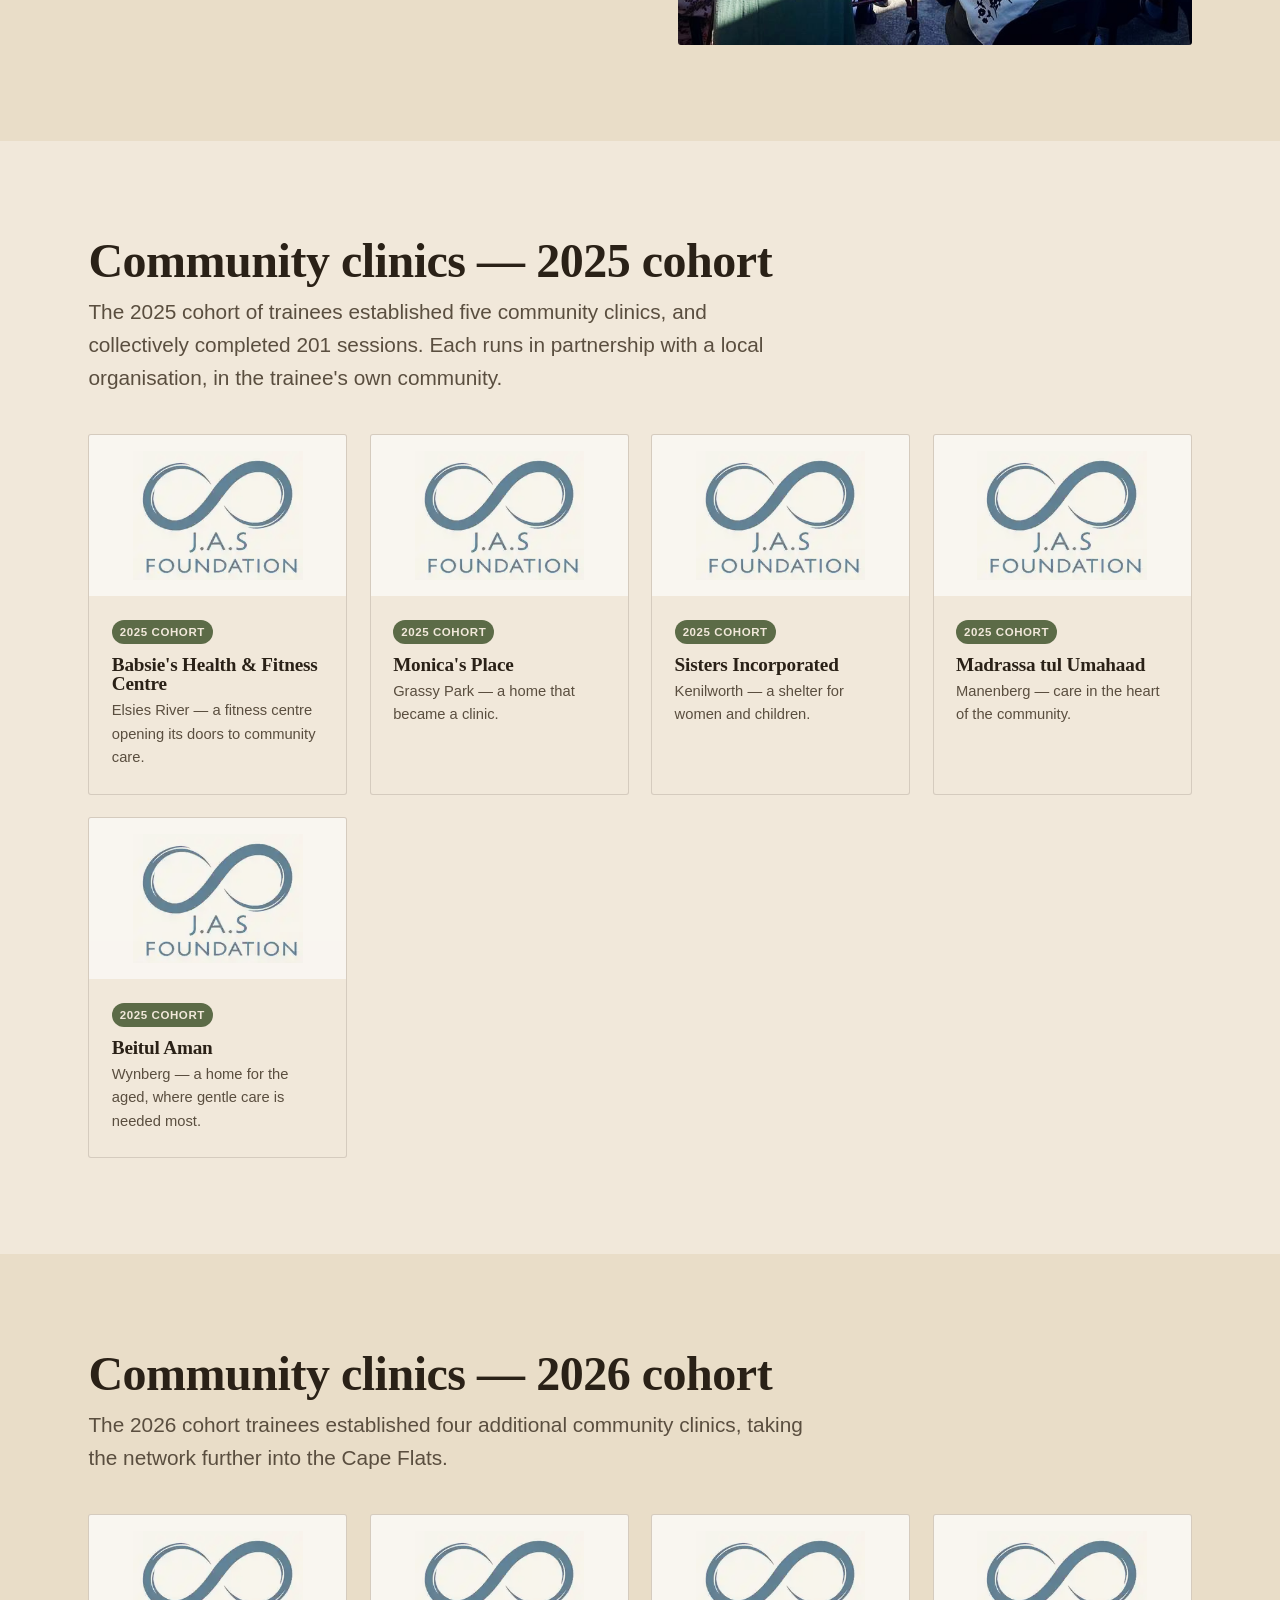
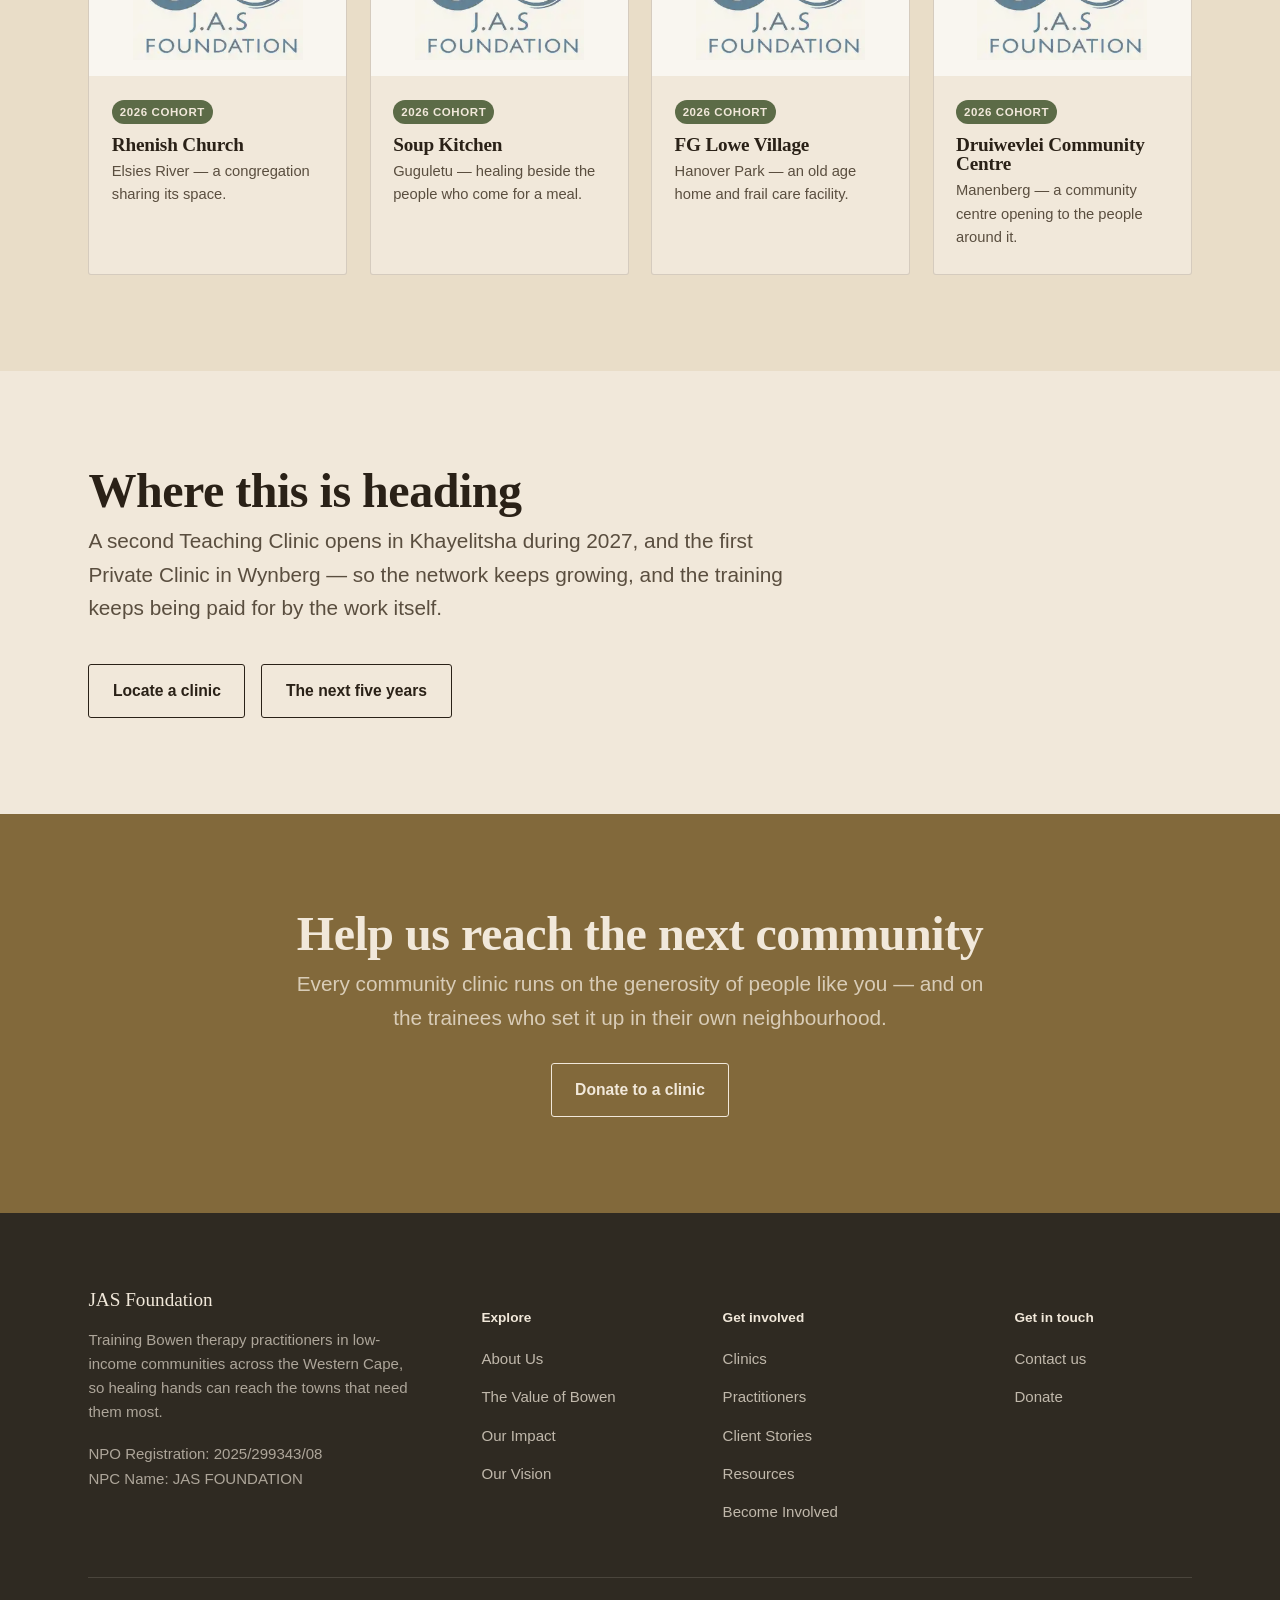
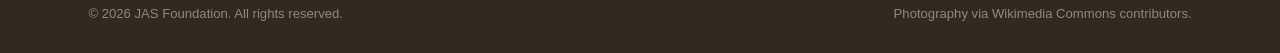
<file: impact.html>
<!DOCTYPE html>
<html lang="en">
<head>
<meta charset="UTF-8">
<meta name="viewport" content="width=device-width, initial-scale=1">
<title>Our Impact — JAS Foundation</title>
<meta name="description" content="JAS Foundation across the Cape Flats: the Athlone Teaching Clinic, and community clinics in Elsies River, Grassy Part, Kenilworth, Manenberg, Wynberg, Guguletu and Hanover Park.">
<link href="fonts/fonts.css" rel="stylesheet">
<link rel="stylesheet" href="css/style.css">
</head>
<body>

<header class="site-header">
  <nav class="nav container">
    <a href="index.html" class="brand"><span class="brand-main">JAS</span><span class="brand-sub">Foundation</span></a>
    <button class="nav-toggle" aria-expanded="false" aria-label="Toggle menu"><span></span><span></span><span></span></button>
    <ul class="nav-links">
      <li><a href="index.html">Home</a></li>
      <li><a href="about.html">About</a></li>
      <li><a href="bowen.html">Bowen</a></li>
      <li><a href="impact.html" aria-current="page">Impact</a></li>
      <li><a href="vision.html">Vision</a></li>
      <li><a href="clinics.html">Clinics</a></li>
      <li><a href="practitioners.html">Practitioners</a></li>
      <li class="mobile"><a href="stories.html">Stories</a></li>
      <li class="mobile"><a href="resources.html">Resources</a></li>
      <li><a href="involved.html">Get Involved</a></li>
      <li class="mobile"><a href="contact.html">Contact</a></li>
      <li><a href="donate.html" aria-current="page" class="nav-cta">Donate</a></li>
    </ul>
  </nav>
</header>

<main>
  <section class="hero hero-simple">
    <div class="container">
      <span class="hero-eyebrow">Our Impact</span>
      <h1>Five communities on the Cape Flats. Nine clinics. One growing network.</h1>
      <p class="lede">JAS Foundation is actively engaged in several communities across the Cape Flats — Athlone, Elsies River, Guguletu, Kenilworth and Manenberg — through a teaching clinic and the community clinics our trainees set up in their own neighbourhoods.</p>
      <svg class="thread-divider" viewBox="0 0 600 28" preserveAspectRatio="none" aria-hidden="true">
        <path class="js-draw-path" d="M0 14 C 100 2, 160 26, 240 14 C 320 2, 380 26, 460 14 C 520 4, 560 20, 600 14"/>
      </svg>
    </div>
  </section>

  <section class="section-tight">
    <div class="container">
      <div class="stat-row">
        <div class="stat"><span class="num">5</span><span class="label">Cape Flats communities we work in</span></div>
        <div class="stat"><span class="num">9</span><span class="label">clinics: one teaching, eight community</span></div>
        <div class="stat"><span class="num">274</span><span class="label">sessions at the Athlone Teaching Clinic in 2025</span></div>
        <div class="stat"><span class="num">201</span><span class="label">sessions across the 2025 cohort's community clinics</span></div>
      </div>
    </div>
  </section>

  <section class="on-dim">
    <div class="container split">
      <div class="split-copy">
        <h2>Athlone — the Teaching Clinic</h2>
        <p>The Teaching Clinic runs on the last Saturday of each month — earlier in December — and is open to everyone. Clients come from the surrounding neighbourhoods: Kewtown, Bridgetown, Manenberg, Silvertown, and Mitchells Plain.</p>
        <p>It works like a teaching hospital: our trainees and practitioners treat clients under supervision while they learn. During 2025, they completed 274 sessions.</p>
      </div>
      <div class="split-media">
        <img src="img/impact_1.jpg" alt="A clinic session at the Athlone Teaching Clinic." loading="lazy">
      </div>
    </div>
  </section>

  <section>
    <div class="container">
      <div class="section-head">
        <h2>Community clinics — 2025 cohort</h2>
        <p class="lede">The 2025 cohort of trainees established five community clinics, and collectively completed 201 sessions. Each runs in partnership with a local organisation, in the trainee's own community.</p>
      </div>
      <div class="clinic-grid">
        <div class="clinic-card">
          <div class="card-media"><img src="img/logo-placeholder.webp" alt="Placeholder image — to be replaced with the actual clinic photo." loading="lazy"></div>
          <div class="card-body">
            <span class="card-tag">2025 cohort</span>
            <h3>Babsie's Health &amp; Fitness Centre</h3>
            <p>Elsies River — a fitness centre opening its doors to community care.</p>
          </div>
        </div>
        <div class="clinic-card">
          <div class="card-media"><img src="img/logo-placeholder.webp" alt="Placeholder image — to be replaced with the actual clinic photo." loading="lazy"></div>
          <div class="card-body">
            <span class="card-tag">2025 cohort</span>
            <h3>Monica's Place</h3>
            <p>Grassy Park — a home that became a clinic.</p>
          </div>
        </div>
        <div class="clinic-card">
          <div class="card-media"><img src="img/logo-placeholder.webp" alt="Placeholder image — to be replaced with the actual clinic photo." loading="lazy"></div>
          <div class="card-body">
            <span class="card-tag">2025 cohort</span>
            <h3>Sisters Incorporated</h3>
            <p>Kenilworth — a shelter for women and children.</p>
          </div>
        </div>
        <div class="clinic-card">
          <div class="card-media"><img src="img/logo-placeholder.webp" alt="Placeholder image — to be replaced with the actual clinic photo." loading="lazy"></div>
          <div class="card-body">
            <span class="card-tag">2025 cohort</span>
            <h3>Madrassa tul Umahaad</h3>
            <p>Manenberg — care in the heart of the community.</p>
          </div>
        </div>
        <div class="clinic-card">
          <div class="card-media"><img src="img/logo-placeholder.webp" alt="Placeholder image — to be replaced with the actual clinic photo." loading="lazy"></div>
          <div class="card-body">
            <span class="card-tag">2025 cohort</span>
            <h3>Beitul Aman</h3>
            <p>Wynberg — a home for the aged, where gentle care is needed most.</p>
          </div>
        </div>
      </div>
    </div>
  </section>

  <section class="on-dim">
    <div class="container">
      <div class="section-head">
        <h2>Community clinics — 2026 cohort</h2>
        <p class="lede">The 2026 cohort trainees established four additional community clinics, taking the network further into the Cape Flats.</p>
      </div>
      <div class="clinic-grid">
        <div class="clinic-card">
          <div class="card-media"><img src="img/logo-placeholder.webp" alt="Placeholder image — to be replaced with the actual clinic photo." loading="lazy"></div>
          <div class="card-body">
            <span class="card-tag">2026 cohort</span>
            <h3>Rhenish Church</h3>
            <p>Elsies River — a congregation sharing its space.</p>
          </div>
        </div>
        <div class="clinic-card">
          <div class="card-media"><img src="img/logo-placeholder.webp" alt="Placeholder image — to be replaced with the actual clinic photo." loading="lazy"></div>
          <div class="card-body">
            <span class="card-tag">2026 cohort</span>
            <h3>Soup Kitchen</h3>
            <p>Guguletu — healing beside the people who come for a meal.</p>
          </div>
        </div>
        <div class="clinic-card">
          <div class="card-media"><img src="img/logo-placeholder.webp" alt="A community clinic session in Hanover Park." loading="lazy"></div>
          <div class="card-body">
            <span class="card-tag">2026 cohort</span>
            <h3>FG Lowe Village</h3>
            <p>Hanover Park — an old age home and frail care facility.</p>
          </div>
        </div>
        <div class="clinic-card">
          <div class="card-media"><img src="img/logo-placeholder.webp" alt="Placeholder image — to be replaced with the actual clinic photo." loading="lazy"></div>
          <div class="card-body">
            <span class="card-tag">2026 cohort</span>
            <h3>Druiwevlei Community Centre</h3>
            <p>Manenberg — a community centre opening to the people around it.</p>
          </div>
        </div>
      </div>
    </div>
  </section>

  <section>
    <div class="container">
      <div class="section-head">
        <h2>Where this is heading</h2>
        <p class="lede">A second Teaching Clinic opens in Khayelitsha during 2027, and the first Private Clinic in Wynberg — so the network keeps growing, and the training keeps being paid for by the work itself.</p>
      </div>
      <div style="display:flex; gap:1rem; flex-wrap:wrap;">
        <a href="clinics.html" class="btn btn-ghost">Locate a clinic</a>
        <a href="bowen.html" class="btn btn-ghost">The next five years</a>
      </div>
    </div>
  </section>

  <section class="on-dark" style="background-color: #82693b;">
    <div class="container" style="text-align:center;">
      <h2>Help us reach the next community</h2>
      <p class="lede" style="margin-inline:auto; margin-bottom:1.8rem;">Every community clinic runs on the generosity of people like you — and on the trainees who set it up in their own neighbourhood.</p>
      <a href="donate.html" class="btn btn-on-dark btn-ghost">Donate to a clinic</a>
    </div>
  </section>
</main>

<footer class="site-footer">
  <div class="container">
    <div class="footer-grid">
      <div class="footer-col footer-col-brand">
        <span class="footer-brand">JAS Foundation</span>
        <p>Training Bowen therapy practitioners in low-income communities across the Western Cape, so healing hands can reach the towns that need them most.</p>
        <p class="footer-reg">NPO Registration: 2025/299343/08<br>NPC Name: JAS FOUNDATION</p>
      </div>
      <div class="footer-col">
        <h5>Explore</h5>
        <ul>
          <li><a href="about.html">About Us</a></li>
          <li><a href="bowen.html">The Value of Bowen</a></li>
          <li><a href="impact.html" aria-current="page">Our Impact</a></li>
          <li><a href="vision.html">Our Vision</a></li>
        </ul>
      </div>
      <div class="footer-col">
        <h5>Get involved</h5>
        <ul>
          <li><a href="clinics.html">Clinics</a></li>
          <li><a href="practitioners.html">Practitioners</a></li>
          <li><a href="stories.html">Client Stories</a></li>
          <li><a href="resources.html">Resources</a></li>
          <li><a href="involved.html">Become Involved</a></li>
        </ul>
      </div>
      <div class="footer-col footer-col-touch">
        <h5>Get in touch</h5>
        <ul>
          <li><a href="contact.html">Contact us</a></li>
          <li><a href="donate.html">Donate</a></li>
        </ul>
      </div>
    </div>
    <div class="footer-bottom">
      <span>© <span data-year></span> JAS Foundation. All rights reserved.</span>
      <span>Photography via Wikimedia Commons contributors.</span>
    </div>
  </div>
</footer>

<script src="libs/gsap.min.js"></script>
<script src="libs/ScrollTrigger.min.js"></script>
<script src="js/main.js"></script>
</body>
</html>
</file>
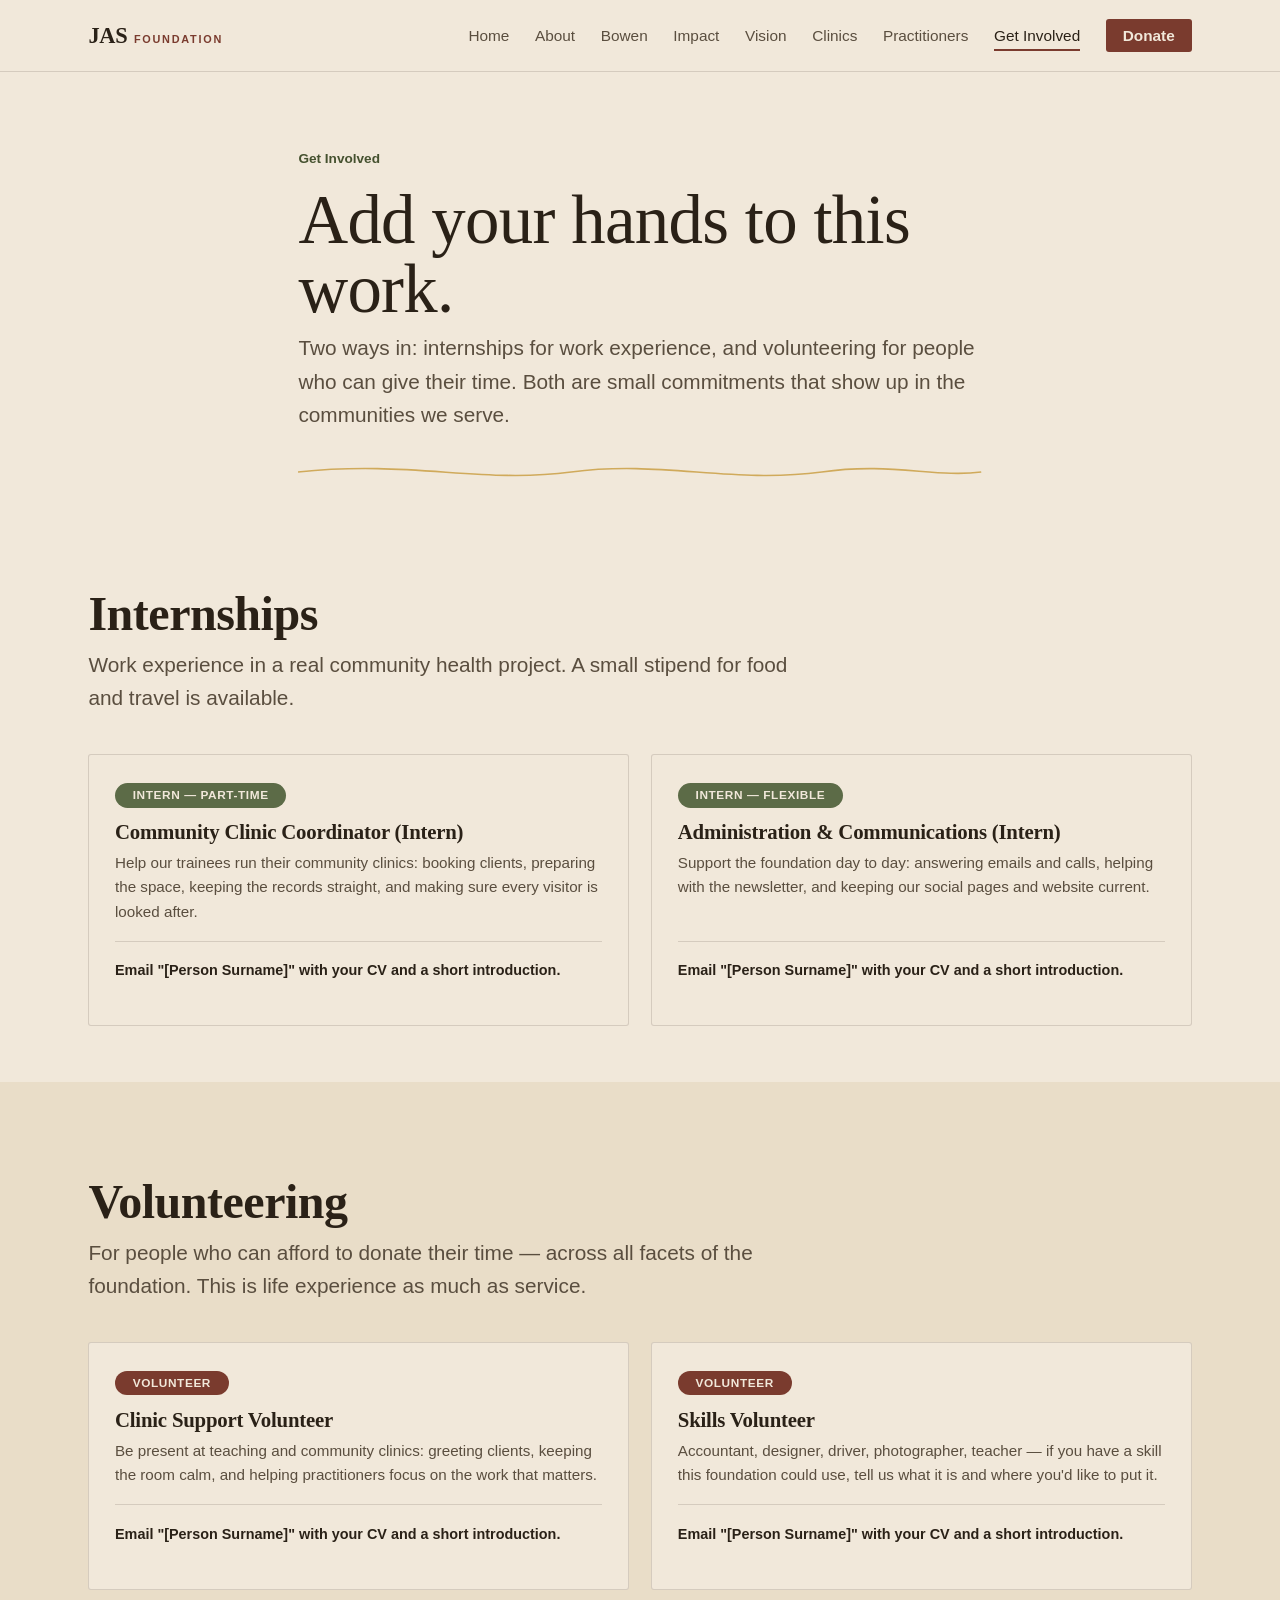
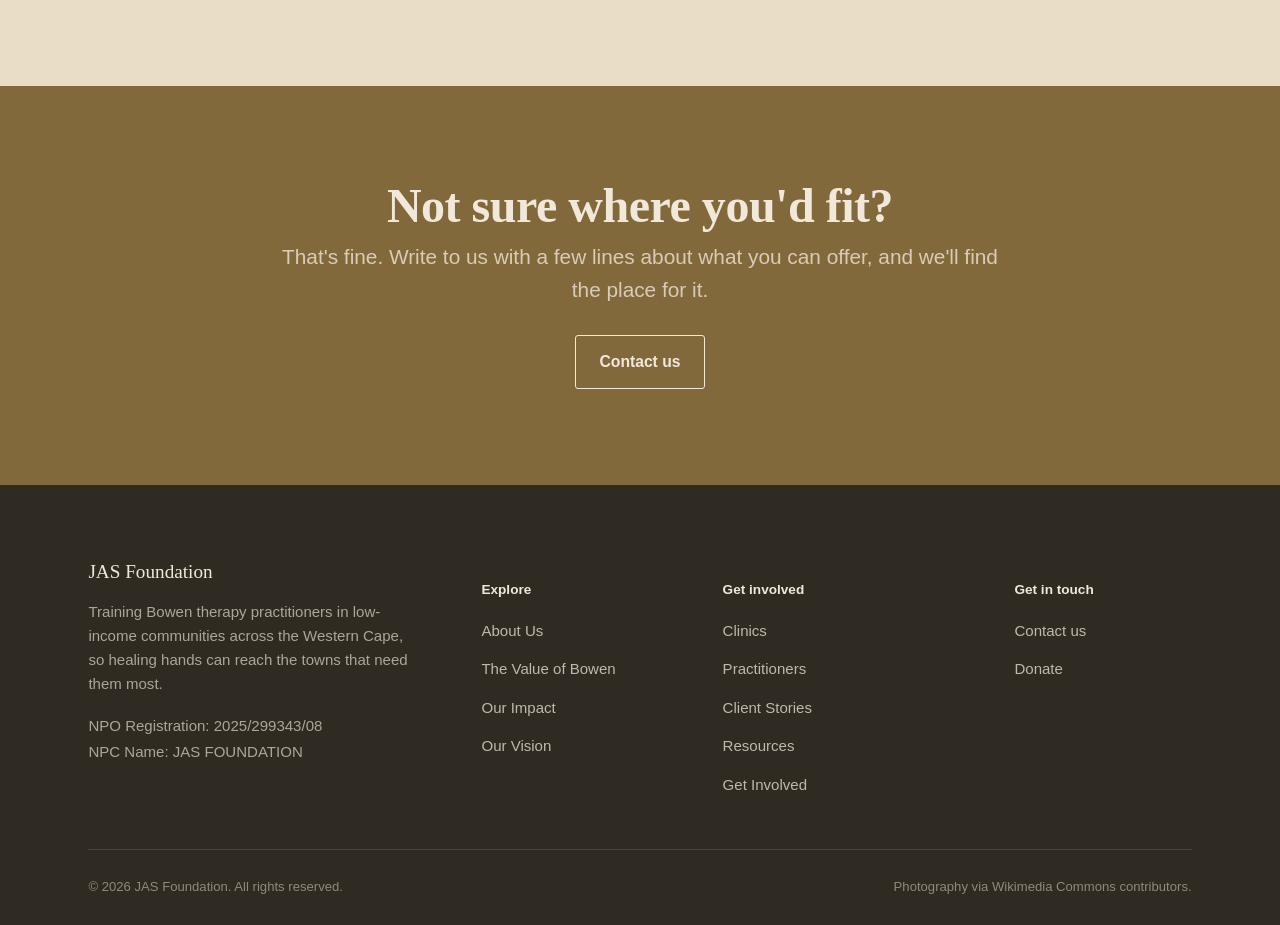
<file: involved.html>
<!DOCTYPE html>
<html lang="en">
<head>
<meta charset="UTF-8">
<meta name="viewport" content="width=device-width, initial-scale=1">
<title>Become Involved — JAS Foundation</title>
<meta name="description" content="Intern and volunteer opportunities at JAS Foundation — gain work experience in a community health project, or donate your time across all facets of the foundation.">
<link href="fonts/fonts.css" rel="stylesheet">
<link rel="stylesheet" href="css/style.css">
</head>
<body>

<header class="site-header">
  <nav class="nav container">
    <a href="index.html" class="brand"><span class="brand-main">JAS</span><span class="brand-sub">Foundation</span></a>
    <button class="nav-toggle" aria-expanded="false" aria-label="Toggle menu"><span></span><span></span><span></span></button>
    <ul class="nav-links">
      <li><a href="index.html">Home</a></li>
      <li><a href="about.html">About</a></li>
      <li><a href="bowen.html">Bowen</a></li>
      <li><a href="impact.html">Impact</a></li>
      <li><a href="vision.html">Vision</a></li>
      <li><a href="clinics.html">Clinics</a></li>
      <li><a href="practitioners.html">Practitioners</a></li>
      <li class="mobile"><a href="stories.html">Stories</a></li>
      <li class="mobile"><a href="resources.html">Resources</a></li>
      <li><a href="involved.html" aria-current="page">Get Involved</a></li>
      <li class="mobile"><a href="contact.html">Contact</a></li>
      <li><a href="donate.html" class="nav-cta">Donate</a></li>
    </ul>
  </nav>
</header>

<main>
  <section class="hero hero-simple">
    <div class="container">
      <span class="hero-eyebrow">Get Involved</span>
      <h1>Add your hands to this work.</h1>
      <p class="lede">Two ways in: internships for work experience, and volunteering for people who can give their time. Both are small commitments that show up in the communities we serve.</p>
      <svg class="thread-divider" viewBox="0 0 600 28" preserveAspectRatio="none" aria-hidden="true">
        <path class="js-draw-path" d="M0 14 C 100 2, 160 26, 240 14 C 320 2, 380 26, 460 14 C 520 4, 560 20, 600 14"/>
      </svg>
    </div>
  </section>

  <section class="section-tight">
    <div class="container">
      <div class="section-head">
        <h2>Internships</h2>
        <p class="lede">Work experience in a real community health project. A small stipend for food and travel is available.</p>
      </div>
      <div class="job-grid">
        <div class="job-card">
          <span class="job-kind">Intern — part-time</span>
          <h3>Community Clinic Coordinator (Intern)</h3>
          <p>Help our trainees run their community clinics: booking clients, preparing the space, keeping the records straight, and making sure every visitor is looked after.</p>
          <p class="job-cta">Email "[Person Surname]" with your CV and a short introduction.</p>
        </div>
        <div class="job-card">
          <span class="job-kind">Intern — flexible</span>
          <h3>Administration &amp; Communications (Intern)</h3>
          <p>Support the foundation day to day: answering emails and calls, helping with the newsletter, and keeping our social pages and website current.</p>
          <p class="job-cta">Email "[Person Surname]" with your CV and a short introduction.</p>
        </div>
      </div>
    </div>
  </section>

  <section class="on-dim">
    <div class="container">
      <div class="section-head">
        <h2>Volunteering</h2>
        <p class="lede">For people who can afford to donate their time — across all facets of the foundation. This is life experience as much as service.</p>
      </div>
      <div class="job-grid">
        <div class="job-card">
          <span class="job-kind volunteer">Volunteer</span>
          <h3>Clinic Support Volunteer</h3>
          <p>Be present at teaching and community clinics: greeting clients, keeping the room calm, and helping practitioners focus on the work that matters.</p>
          <p class="job-cta">Email "[Person Surname]" with your CV and a short introduction.</p>
        </div>
        <div class="job-card">
          <span class="job-kind volunteer">Volunteer</span>
          <h3>Skills Volunteer</h3>
          <p>Accountant, designer, driver, photographer, teacher — if you have a skill this foundation could use, tell us what it is and where you'd like to put it.</p>
          <p class="job-cta">Email "[Person Surname]" with your CV and a short introduction.</p>
        </div>
      </div>
    </div>
  </section>

  <section class="on-dark" style="background-color: #82693b;">
    <div class="container" style="text-align:center;">
      <h2>Not sure where you'd fit?</h2>
      <p class="lede" style="margin-inline:auto; margin-bottom:1.8rem;">That's fine. Write to us with a few lines about what you can offer, and we'll find the place for it.</p>
      <a href="contact.html" class="btn btn-on-dark">Contact us</a>
    </div>
  </section>
</main>

<footer class="site-footer">
  <div class="container">
    <div class="footer-grid">
      <div class="footer-col footer-col-brand">
        <span class="footer-brand">JAS Foundation</span>
        <p>Training Bowen therapy practitioners in low-income communities across the Western Cape, so healing hands can reach the towns that need them most.</p>
        <p class="footer-reg">NPO Registration: 2025/299343/08<br>NPC Name: JAS FOUNDATION</p>
      </div>
      <div class="footer-col">
        <h5>Explore</h5>
        <ul>
          <li><a href="about.html">About Us</a></li>
          <li><a href="bowen.html">The Value of Bowen</a></li>
          <li><a href="impact.html">Our Impact</a></li>
          <li><a href="vision.html">Our Vision</a></li>
        </ul>
      </div>
      <div class="footer-col">
        <h5>Get involved</h5>
        <ul>
          <li><a href="clinics.html">Clinics</a></li>
          <li><a href="practitioners.html">Practitioners</a></li>
          <li><a href="stories.html">Client Stories</a></li>
          <li><a href="resources.html">Resources</a></li>
          <li><a href="involved.html">Get Involved</a></li>
        </ul>
      </div>
      <div class="footer-col footer-col-touch">
        <h5>Get in touch</h5>
        <ul>
          <li><a href="contact.html">Contact us</a></li>
          <li><a href="donate.html">Donate</a></li>
        </ul>
      </div>
    </div>
    <div class="footer-bottom">
      <span>© <span data-year></span> JAS Foundation. All rights reserved.</span>
      <span>Photography via Wikimedia Commons contributors.</span>
    </div>
  </div>
</footer>

<script src="libs/gsap.min.js"></script>
<script src="libs/ScrollTrigger.min.js"></script>
<script src="js/main.js"></script>
</body>
</html>
</file>
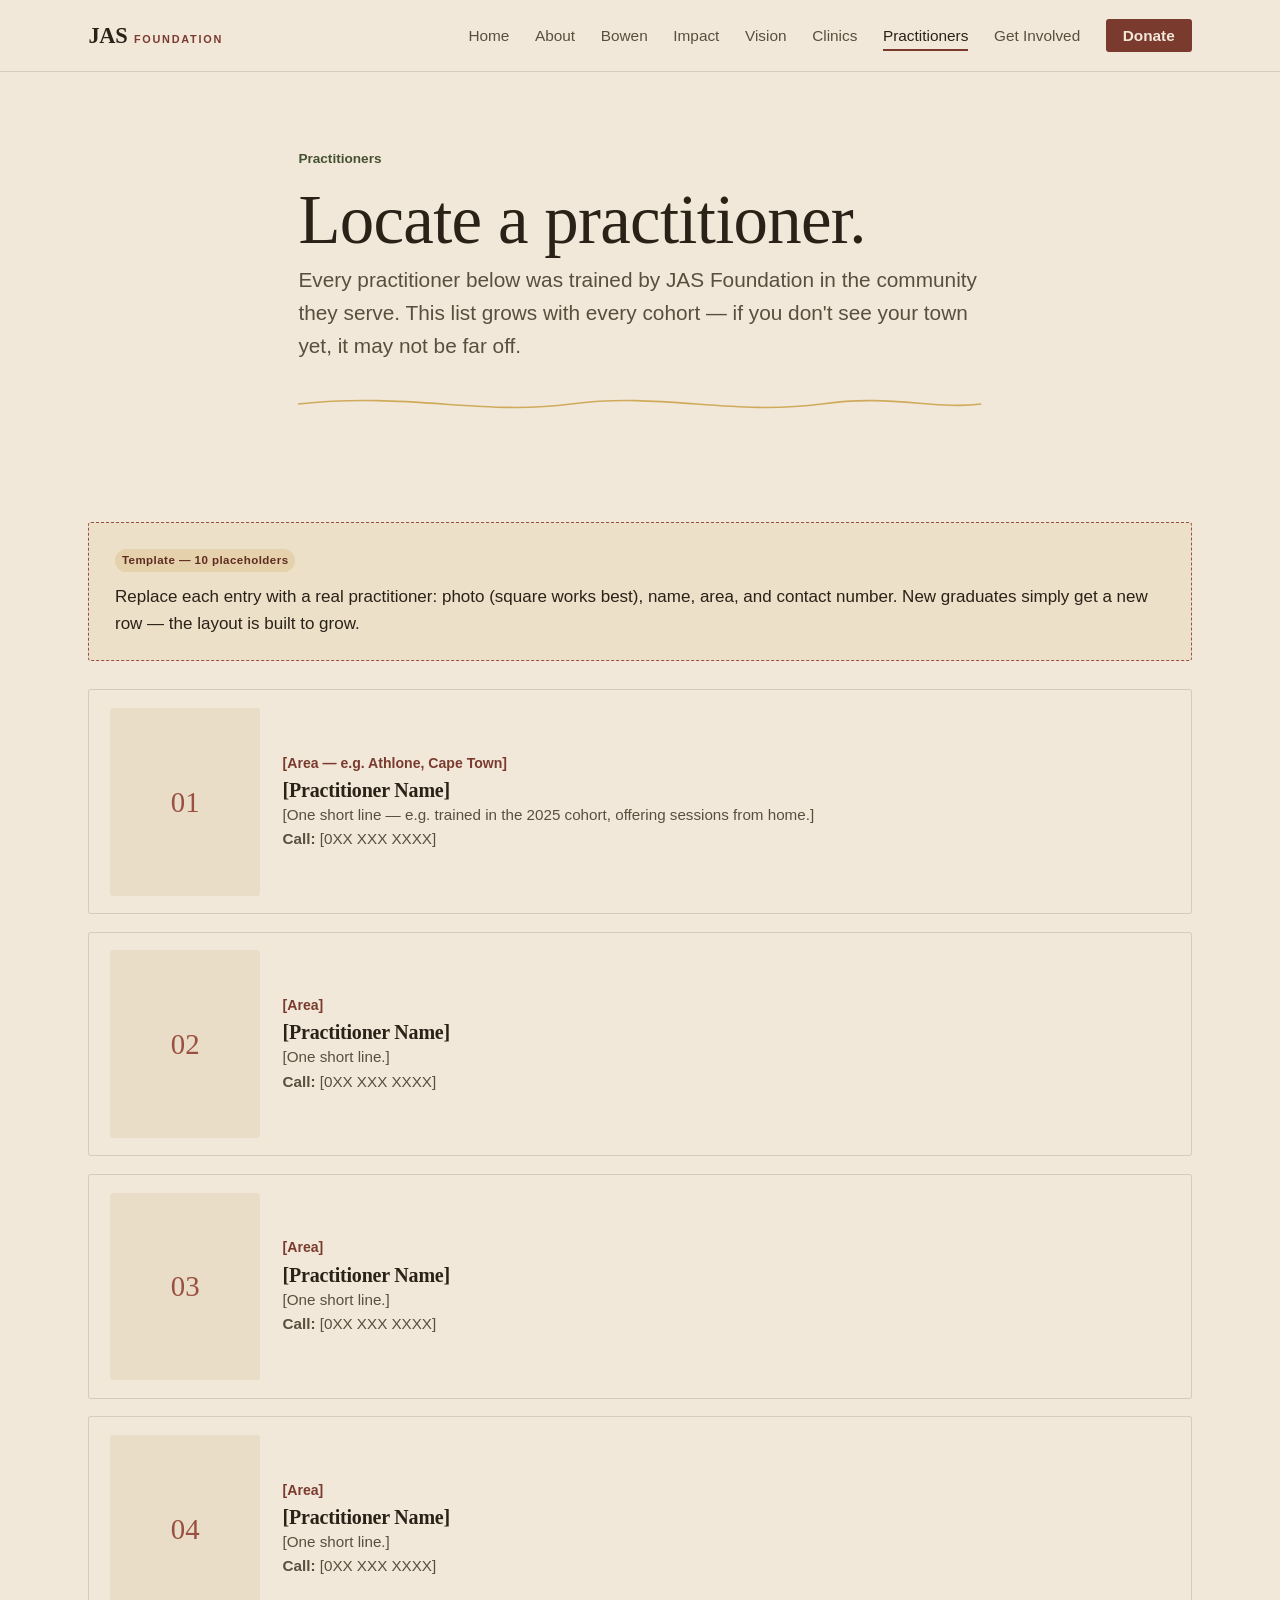
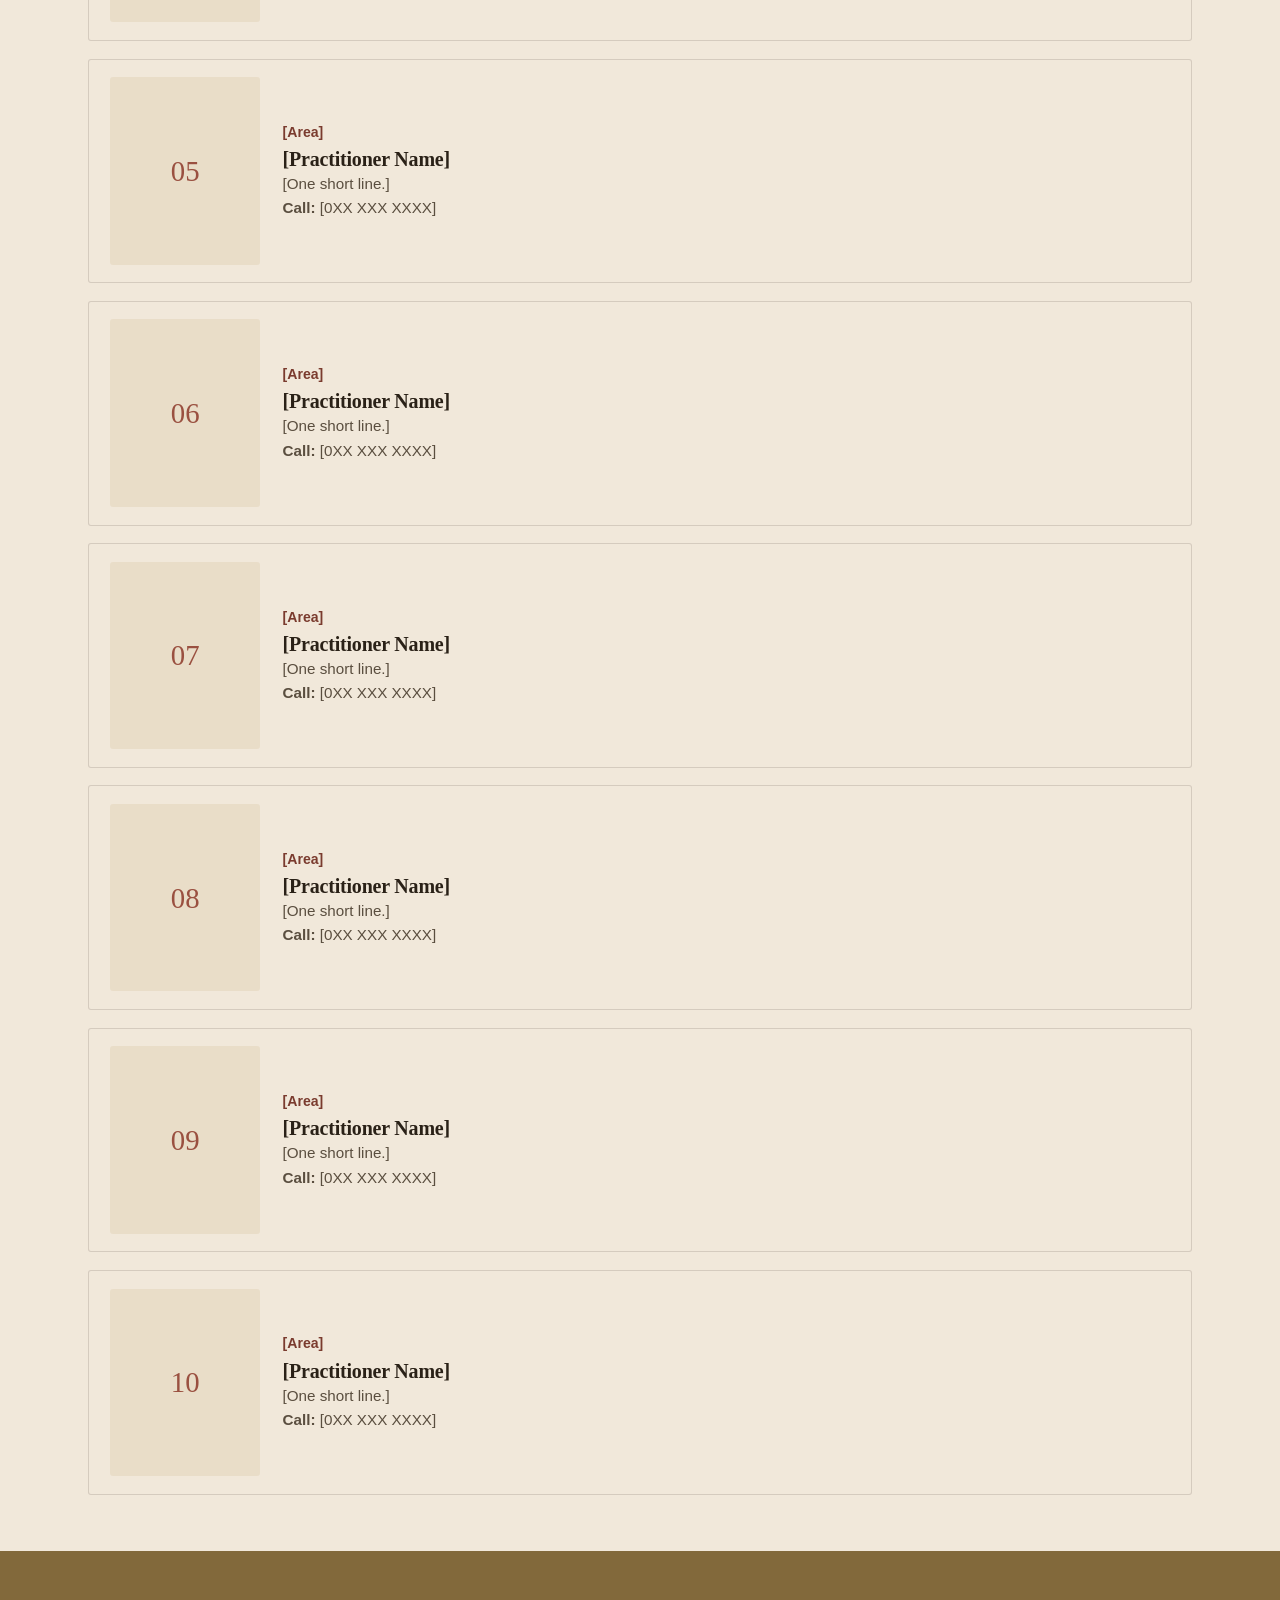
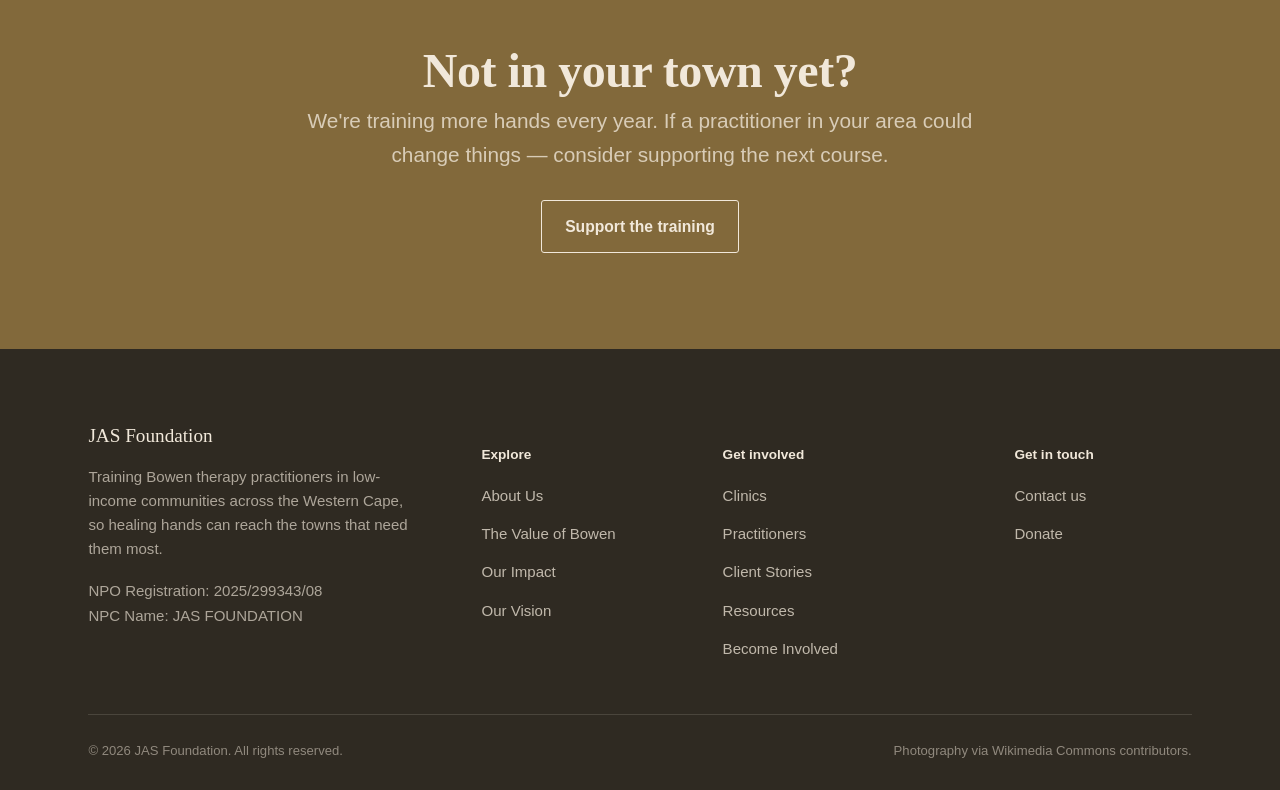
<file: practitioners.html>
<!DOCTYPE html>
<html lang="en">
<head>
<meta charset="UTF-8">
<meta name="viewport" content="width=device-width, initial-scale=1">
<title>Locate a Practitioner — JAS Foundation</title>
<meta name="description" content="Find a qualified Bowen therapy practitioner near you — from Athlone and Atlantis to the communities across the Western Cape where JAS Foundation trains.">
<link href="fonts/fonts.css" rel="stylesheet">
<link rel="stylesheet" href="css/style.css">
</head>
<body>

<header class="site-header">
  <nav class="nav container">
    <a href="index.html" class="brand"><span class="brand-main">JAS</span><span class="brand-sub">Foundation</span></a>
    <button class="nav-toggle" aria-expanded="false" aria-label="Toggle menu"><span></span><span></span><span></span></button>
    <ul class="nav-links">
      <li><a href="index.html">Home</a></li>
      <li><a href="about.html">About</a></li>
      <li><a href="bowen.html">Bowen</a></li>
      <li><a href="impact.html">Impact</a></li>
      <li><a href="vision.html">Vision</a></li>
      <li><a href="clinics.html">Clinics</a></li>
      <li><a href="practitioners.html" aria-current="page">Practitioners</a></li>
      <li class="mobile"><a href="stories.html">Stories</a></li>
      <li class="mobile"><a href="resources.html">Resources</a></li>
      <li><a href="involved.html">Get Involved</a></li>
      <li class="mobile"><a href="contact.html">Contact</a></li>
      <li><a href="donate.html" class="nav-cta">Donate</a></li>
    </ul>
  </nav>
</header>

<main>
  <section class="hero hero-simple">
    <div class="container">
      <span class="hero-eyebrow">Practitioners</span>
      <h1>Locate a practitioner.</h1>
      <p class="lede">Every practitioner below was trained by JAS Foundation in the community they serve. This list grows with every cohort — if you don't see your town yet, it may not be far off.</p>
      <svg class="thread-divider" viewBox="0 0 600 28" preserveAspectRatio="none" aria-hidden="true">
        <path class="js-draw-path" d="M0 14 C 100 2, 160 26, 240 14 C 320 2, 380 26, 460 14 C 520 4, 560 20, 600 14"/>
      </svg>
    </div>
  </section>

  <section class="section-tight">
    <div class="container">
      <div class="placeholder-block" style="margin-bottom:1.8rem;">
        <span class="placeholder-tag">Template — 10 placeholders</span>
        <p>Replace each entry with a real practitioner: photo (square works best), name, area, and contact number. New graduates simply get a new row — the layout is built to grow.</p>
      </div>
      <div class="list-rows">
        <div class="list-row">
          <div class="row-media"><span class="row-mark" aria-hidden="true">01</span></div>
          <div>
            <span class="row-sub">[Area — e.g. Athlone, Cape Town]</span>
            <h3>[Practitioner Name]</h3>
            <p>[One short line — e.g. trained in the 2025 cohort, offering sessions from home.] <br><strong>Call:</strong> [0XX XXX XXXX]</p>
          </div>
        </div>
        <div class="list-row">
          <div class="row-media"><span class="row-mark" aria-hidden="true">02</span></div>
          <div>
            <span class="row-sub">[Area]</span>
            <h3>[Practitioner Name]</h3>
            <p>[One short line.] <br><strong>Call:</strong> [0XX XXX XXXX]</p>
          </div>
        </div>
        <div class="list-row">
          <div class="row-media"><span class="row-mark" aria-hidden="true">03</span></div>
          <div>
            <span class="row-sub">[Area]</span>
            <h3>[Practitioner Name]</h3>
            <p>[One short line.] <br><strong>Call:</strong> [0XX XXX XXXX]</p>
          </div>
        </div>
        <div class="list-row">
          <div class="row-media"><span class="row-mark" aria-hidden="true">04</span></div>
          <div>
            <span class="row-sub">[Area]</span>
            <h3>[Practitioner Name]</h3>
            <p>[One short line.] <br><strong>Call:</strong> [0XX XXX XXXX]</p>
          </div>
        </div>
        <div class="list-row">
          <div class="row-media"><span class="row-mark" aria-hidden="true">05</span></div>
          <div>
            <span class="row-sub">[Area]</span>
            <h3>[Practitioner Name]</h3>
            <p>[One short line.] <br><strong>Call:</strong> [0XX XXX XXXX]</p>
          </div>
        </div>
        <div class="list-row">
          <div class="row-media"><span class="row-mark" aria-hidden="true">06</span></div>
          <div>
            <span class="row-sub">[Area]</span>
            <h3>[Practitioner Name]</h3>
            <p>[One short line.] <br><strong>Call:</strong> [0XX XXX XXXX]</p>
          </div>
        </div>
        <div class="list-row">
          <div class="row-media"><span class="row-mark" aria-hidden="true">07</span></div>
          <div>
            <span class="row-sub">[Area]</span>
            <h3>[Practitioner Name]</h3>
            <p>[One short line.] <br><strong>Call:</strong> [0XX XXX XXXX]</p>
          </div>
        </div>
        <div class="list-row">
          <div class="row-media"><span class="row-mark" aria-hidden="true">08</span></div>
          <div>
            <span class="row-sub">[Area]</span>
            <h3>[Practitioner Name]</h3>
            <p>[One short line.] <br><strong>Call:</strong> [0XX XXX XXXX]</p>
          </div>
        </div>
        <div class="list-row">
          <div class="row-media"><span class="row-mark" aria-hidden="true">09</span></div>
          <div>
            <span class="row-sub">[Area]</span>
            <h3>[Practitioner Name]</h3>
            <p>[One short line.] <br><strong>Call:</strong> [0XX XXX XXXX]</p>
          </div>
        </div>
        <div class="list-row">
          <div class="row-media"><span class="row-mark" aria-hidden="true">10</span></div>
          <div>
            <span class="row-sub">[Area]</span>
            <h3>[Practitioner Name]</h3>
            <p>[One short line.] <br><strong>Call:</strong> [0XX XXX XXXX]</p>
          </div>
        </div>
      </div>
    </div>
  </section>

  <section class="on-dark" style="background-color: #82693b;">
    <div class="container" style="text-align:center;">
      <h2>Not in your town yet?</h2>
      <p class="lede" style="margin-inline:auto; margin-bottom:1.8rem;">We're training more hands every year. If a practitioner in your area could change things — consider supporting the next course.</p>
      <a href="donate.html" class="btn btn-on-dark btn-ghost">Support the training</a>
    </div>
  </section>
</main>

<footer class="site-footer">
  <div class="container">
    <div class="footer-grid">
      <div class="footer-col footer-col-brand">
        <span class="footer-brand">JAS Foundation</span>
        <p>Training Bowen therapy practitioners in low-income communities across the Western Cape, so healing hands can reach the towns that need them most.</p>
        <p class="footer-reg">NPO Registration: 2025/299343/08<br>NPC Name: JAS FOUNDATION</p>
      </div>
      <div class="footer-col">
        <h5>Explore</h5>
        <ul>
          <li><a href="about.html">About Us</a></li>
          <li><a href="bowen.html">The Value of Bowen</a></li>
          <li><a href="impact.html">Our Impact</a></li>
          <li><a href="vision.html">Our Vision</a></li>
        </ul>
      </div>
      <div class="footer-col">
        <h5>Get involved</h5>
        <ul>
          <li><a href="clinics.html">Clinics</a></li>
          <li><a href="practitioners.html">Practitioners</a></li>
          <li><a href="stories.html">Client Stories</a></li>
          <li><a href="resources.html">Resources</a></li>
          <li><a href="involved.html">Become Involved</a></li>
        </ul>
      </div>
      <div class="footer-col footer-col-touch">
        <h5>Get in touch</h5>
        <ul>
          <li><a href="contact.html">Contact us</a></li>
          <li><a href="donate.html">Donate</a></li>
        </ul>
      </div>
    </div>
    <div class="footer-bottom">
      <span>© <span data-year></span> JAS Foundation. All rights reserved.</span>
      <span>Photography via Wikimedia Commons contributors.</span>
    </div>
  </div>
</footer>

<script src="libs/gsap.min.js"></script>
<script src="libs/ScrollTrigger.min.js"></script>
<script src="js/main.js"></script>
</body>
</html>
</file>
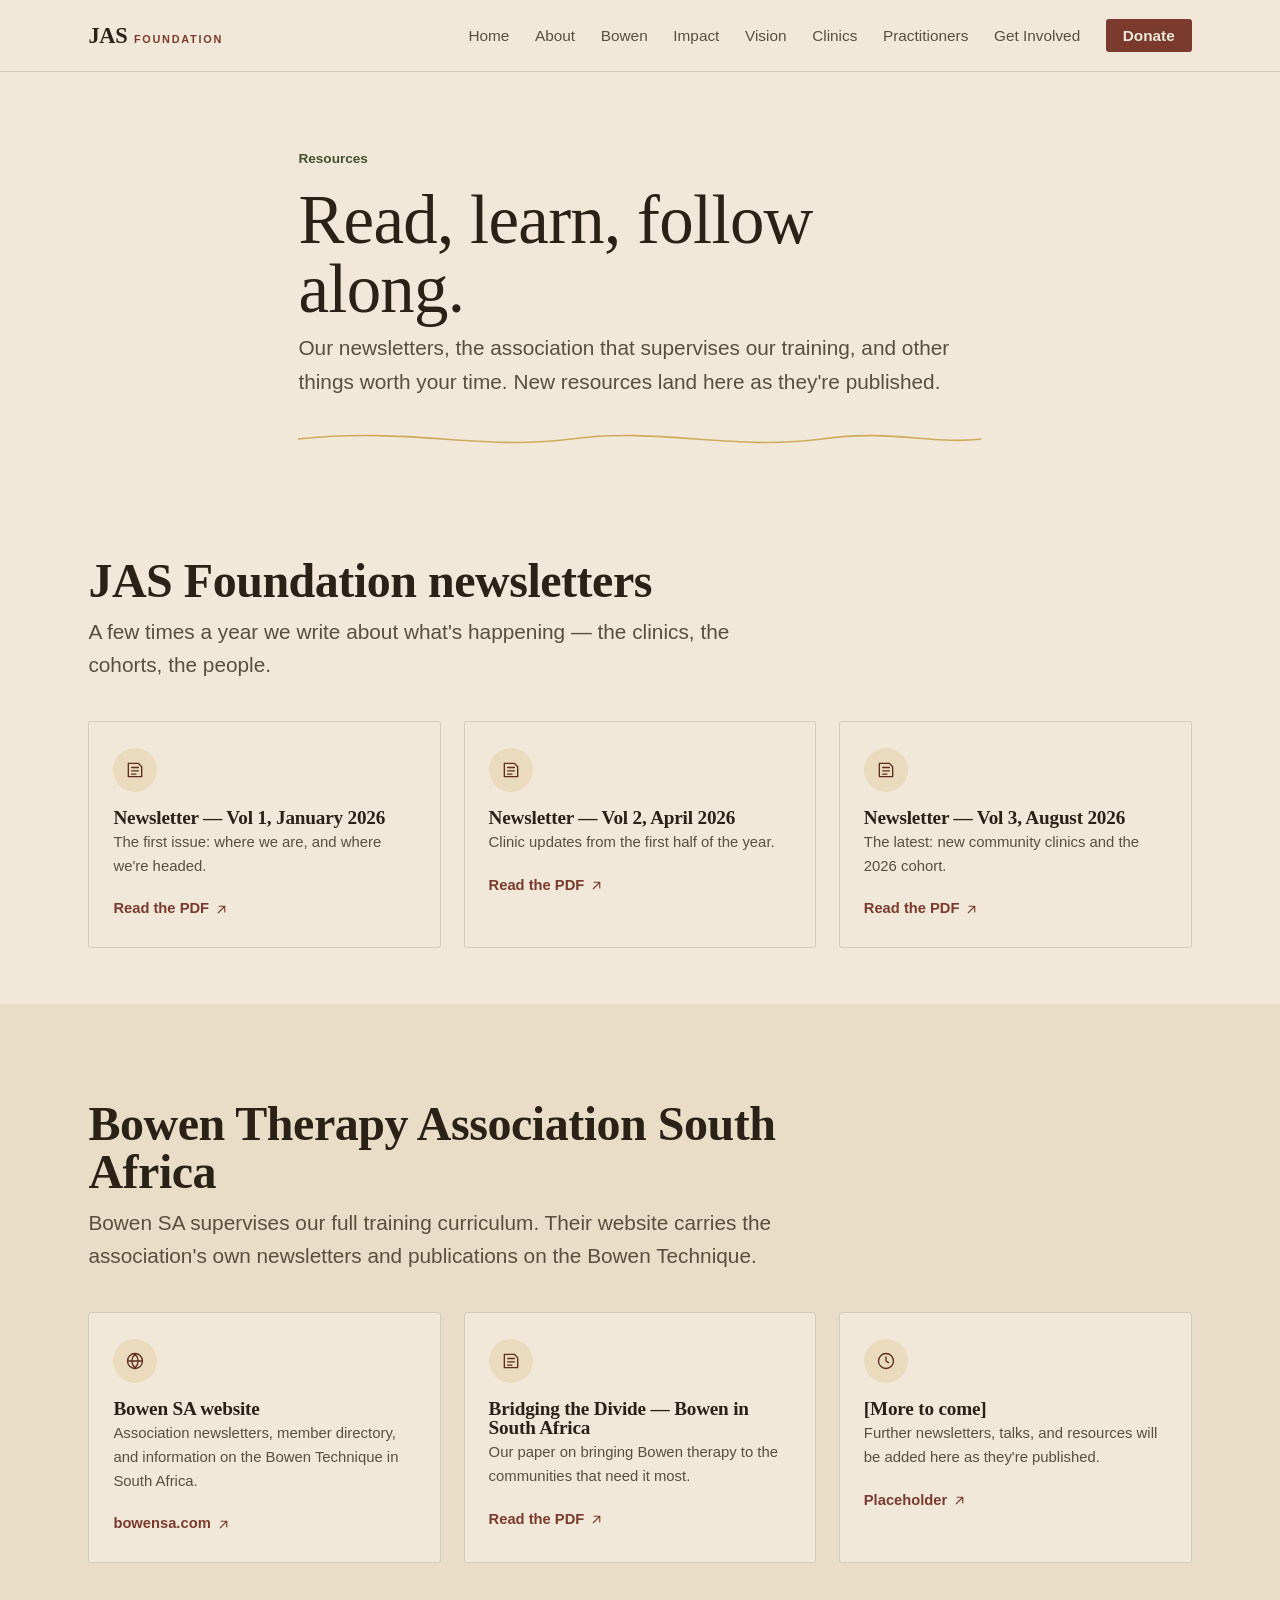
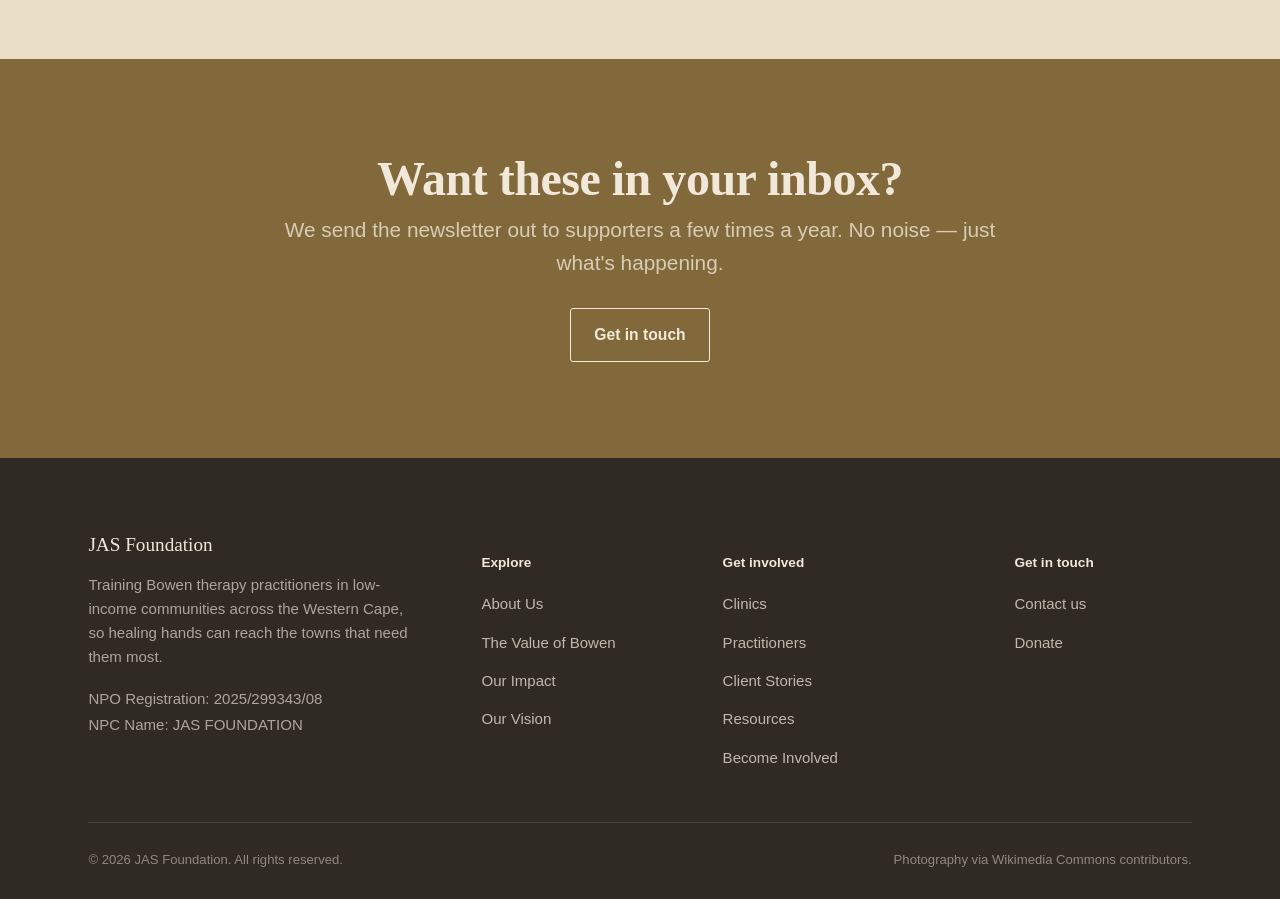
<file: resources.html>
<!DOCTYPE html>
<html lang="en">
<head>
<meta charset="UTF-8">
<meta name="viewport" content="width=device-width, initial-scale=1">
<title>Resources — JAS Foundation</title>
<meta name="description" content="JAS Foundation newsletters, the Bowen Therapy Association of South Africa, and other resources on Bowen therapy and restorative healing.">
<link href="fonts/fonts.css" rel="stylesheet">
<link rel="stylesheet" href="css/style.css">
</head>
<body>

<header class="site-header">
  <nav class="nav container">
    <a href="index.html" class="brand"><span class="brand-main">JAS</span><span class="brand-sub">Foundation</span></a>
    <button class="nav-toggle" aria-expanded="false" aria-label="Toggle menu"><span></span><span></span><span></span></button>
    <ul class="nav-links">
      <li><a href="index.html">Home</a></li>
      <li><a href="about.html">About</a></li>
      <li><a href="bowen.html">Bowen</a></li>
      <li><a href="impact.html">Impact</a></li>
      <li><a href="vision.html">Vision</a></li>
      <li><a href="clinics.html">Clinics</a></li>
      <li><a href="practitioners.html">Practitioners</a></li>
      <li class="mobile"><a href="stories.html">Stories</a></li>
      <li class="mobile"><a href="resources.html" aria-current="page">Resources</a></li>
      <li><a href="involved.html">Get Involved</a></li>
      <li class="mobile"><a href="contact.html">Contact</a></li>
      <li><a href="donate.html" class="nav-cta">Donate</a></li>
    </ul>
  </nav>
</header>

<main>
  <section class="hero hero-simple">
    <div class="container">
      <span class="hero-eyebrow">Resources</span>
      <h1>Read, learn, follow along.</h1>
      <p class="lede">Our newsletters, the association that supervises our training, and other things worth your time. New resources land here as they're published.</p>
      <svg class="thread-divider" viewBox="0 0 600 28" preserveAspectRatio="none" aria-hidden="true">
        <path class="js-draw-path" d="M0 14 C 100 2, 160 26, 240 14 C 320 2, 380 26, 460 14 C 520 4, 560 20, 600 14"/>
      </svg>
    </div>
  </section>

  <section class="section-tight">
    <div class="container">
      <div class="section-head">
        <h2>JAS Foundation newsletters</h2>
        <p class="lede">A few times a year we write about what's happening — the clinics, the cohorts, the people.</p>
      </div>
      <div class="resource-grid">
        <div class="resource-card">
          <div class="res-ico"><svg viewBox="0 0 24 24" fill="none" stroke="currentColor" stroke-width="1.6" stroke-linecap="round" stroke-linejoin="round" aria-hidden="true"><path d="M4 4h12l4 4v12H4z"/><path d="M8 9h8M8 13h8M8 17h5"/></svg></div>
          <h3>Newsletter — Vol 1, January 2026</h3>
          <p>The first issue: where we are, and where we're headed.</p>
          <a class="res-link" href="media/JAS Foundation Newsletter - Vol1. January 2026.pdf">Read the PDF <svg viewBox="0 0 16 16" aria-hidden="true"><path d="M4 12L12 4M12 4H5M12 4V11" stroke="currentColor" stroke-width="1.4" fill="none" stroke-linecap="round" stroke-linejoin="round"/></svg></a>
        </div>
        <div class="resource-card">
          <div class="res-ico"><svg viewBox="0 0 24 24" fill="none" stroke="currentColor" stroke-width="1.6" stroke-linecap="round" stroke-linejoin="round" aria-hidden="true"><path d="M4 4h12l4 4v12H4z"/><path d="M8 9h8M8 13h8M8 17h5"/></svg></div>
          <h3>Newsletter — Vol 2, April 2026</h3>
          <p>Clinic updates from the first half of the year.</p>
          <a class="res-link" href="media/JAS Foundation Newsletter - Vol2. April 2026.pdf">Read the PDF <svg viewBox="0 0 16 16" aria-hidden="true"><path d="M4 12L12 4M12 4H5M12 4V11" stroke="currentColor" stroke-width="1.4" fill="none" stroke-linecap="round" stroke-linejoin="round"/></svg></a>
        </div>
        <div class="resource-card">
          <div class="res-ico"><svg viewBox="0 0 24 24" fill="none" stroke="currentColor" stroke-width="1.6" stroke-linecap="round" stroke-linejoin="round" aria-hidden="true"><path d="M4 4h12l4 4v12H4z"/><path d="M8 9h8M8 13h8M8 17h5"/></svg></div>
          <h3>Newsletter — Vol 3, August 2026</h3>
          <p>The latest: new community clinics and the 2026 cohort.</p>
          <a class="res-link" href="media/JAS Foundation Newsletter - Vol3. Agust 2026 Final.pdf">Read the PDF <svg viewBox="0 0 16 16" aria-hidden="true"><path d="M4 12L12 4M12 4H5M12 4V11" stroke="currentColor" stroke-width="1.4" fill="none" stroke-linecap="round" stroke-linejoin="round"/></svg></a>
        </div>
      </div>
    </div>
  </section>

  <section class="on-dim">
    <div class="container">
      <div class="section-head">
        <h2>Bowen Therapy Association South Africa</h2>
        <p class="lede">Bowen SA supervises our full training curriculum. Their website carries the association's own newsletters and publications on the Bowen Technique.</p>
      </div>
      <div class="resource-grid">
        <div class="resource-card">
          <div class="res-ico"><svg viewBox="0 0 24 24" fill="none" stroke="currentColor" stroke-width="1.6" stroke-linecap="round" stroke-linejoin="round" aria-hidden="true"><circle cx="12" cy="12" r="9"/><path d="M3.5 12h17M12 3.5c2.5 2.6 3.8 5.7 3.8 8.5s-1.3 5.9-3.8 8.5c-2.5-2.6-3.8-5.7-3.8-8.5s1.3-5.9 3.8-8.5z"/></svg></div>
          <h3>Bowen SA website</h3>
          <p>Association newsletters, member directory, and information on the Bowen Technique in South Africa.</p>
          <a class="res-link" href="https://www.bowensa.com" target="_blank" rel="noopener">bowensa.com <svg viewBox="0 0 16 16" aria-hidden="true"><path d="M4 12L12 4M12 4H5M12 4V11" stroke="currentColor" stroke-width="1.4" fill="none" stroke-linecap="round" stroke-linejoin="round"/></svg></a>
        </div>
        <div class="resource-card">
          <div class="res-ico"><svg viewBox="0 0 24 24" fill="none" stroke="currentColor" stroke-width="1.6" stroke-linecap="round" stroke-linejoin="round" aria-hidden="true"><path d="M4 4h12l4 4v12H4z"/><path d="M8 9h8M8 13h8M8 17h5"/></svg></div>
          <h3>Bridging the Divide — Bowen in South Africa</h3>
          <p>Our paper on bringing Bowen therapy to the communities that need it most.</p>
          <a class="res-link" href="media/Bowen - South Africa - Bridging the Divide.pdf">Read the PDF <svg viewBox="0 0 16 16" aria-hidden="true"><path d="M4 12L12 4M12 4H5M12 4V11" stroke="currentColor" stroke-width="1.4" fill="none" stroke-linecap="round" stroke-linejoin="round"/></svg></a>
        </div>
        <div class="resource-card">
          <div class="res-ico"><svg viewBox="0 0 24 24" fill="none" stroke="currentColor" stroke-width="1.6" stroke-linecap="round" stroke-linejoin="round" aria-hidden="true"><circle cx="12" cy="12" r="9"/><path d="M12 7v5l3 2"/></svg></div>
          <h3>[More to come]</h3>
          <p>Further newsletters, talks, and resources will be added here as they're published.</p>
          <a class="res-link" href="#">Placeholder <svg viewBox="0 0 16 16" aria-hidden="true"><path d="M4 12L12 4M12 4H5M12 4V11" stroke="currentColor" stroke-width="1.4" fill="none" stroke-linecap="round" stroke-linejoin="round"/></svg></a>
        </div>
      </div>
    </div>
  </section>

  <section class="on-dark" style="background-color: #82693b;">
    <div class="container" style="text-align:center;">
      <h2>Want these in your inbox?</h2>
      <p class="lede" style="margin-inline:auto; margin-bottom:1.8rem;">We send the newsletter out to supporters a few times a year. No noise — just what's happening.</p>
      <a href="contact.html" class="btn btn-on-dark">Get in touch</a>
    </div>
  </section>
</main>

<footer class="site-footer">
  <div class="container">
    <div class="footer-grid">
      <div class="footer-col footer-col-brand">
        <span class="footer-brand">JAS Foundation</span>
        <p>Training Bowen therapy practitioners in low-income communities across the Western Cape, so healing hands can reach the towns that need them most.</p>
        <p class="footer-reg">NPO Registration: 2025/299343/08<br>NPC Name: JAS FOUNDATION</p>
      </div>
      <div class="footer-col">
        <h5>Explore</h5>
        <ul>
          <li><a href="about.html">About Us</a></li>
          <li><a href="bowen.html">The Value of Bowen</a></li>
          <li><a href="impact.html">Our Impact</a></li>
          <li><a href="vision.html">Our Vision</a></li>
        </ul>
      </div>
      <div class="footer-col">
        <h5>Get involved</h5>
        <ul>
          <li><a href="clinics.html">Clinics</a></li>
          <li><a href="practitioners.html">Practitioners</a></li>
          <li><a href="stories.html">Client Stories</a></li>
          <li><a href="resources.html">Resources</a></li>
          <li><a href="involved.html">Become Involved</a></li>
        </ul>
      </div>
      <div class="footer-col footer-col-touch">
        <h5>Get in touch</h5>
        <ul>
          <li><a href="contact.html">Contact us</a></li>
          <li><a href="donate.html">Donate</a></li>
        </ul>
      </div>
    </div>
    <div class="footer-bottom">
      <span>© <span data-year></span> JAS Foundation. All rights reserved.</span>
      <span>Photography via Wikimedia Commons contributors.</span>
    </div>
  </div>
</footer>

<script src="libs/gsap.min.js"></script>
<script src="libs/ScrollTrigger.min.js"></script>
<script src="js/main.js"></script>
</body>
</html>
</file>
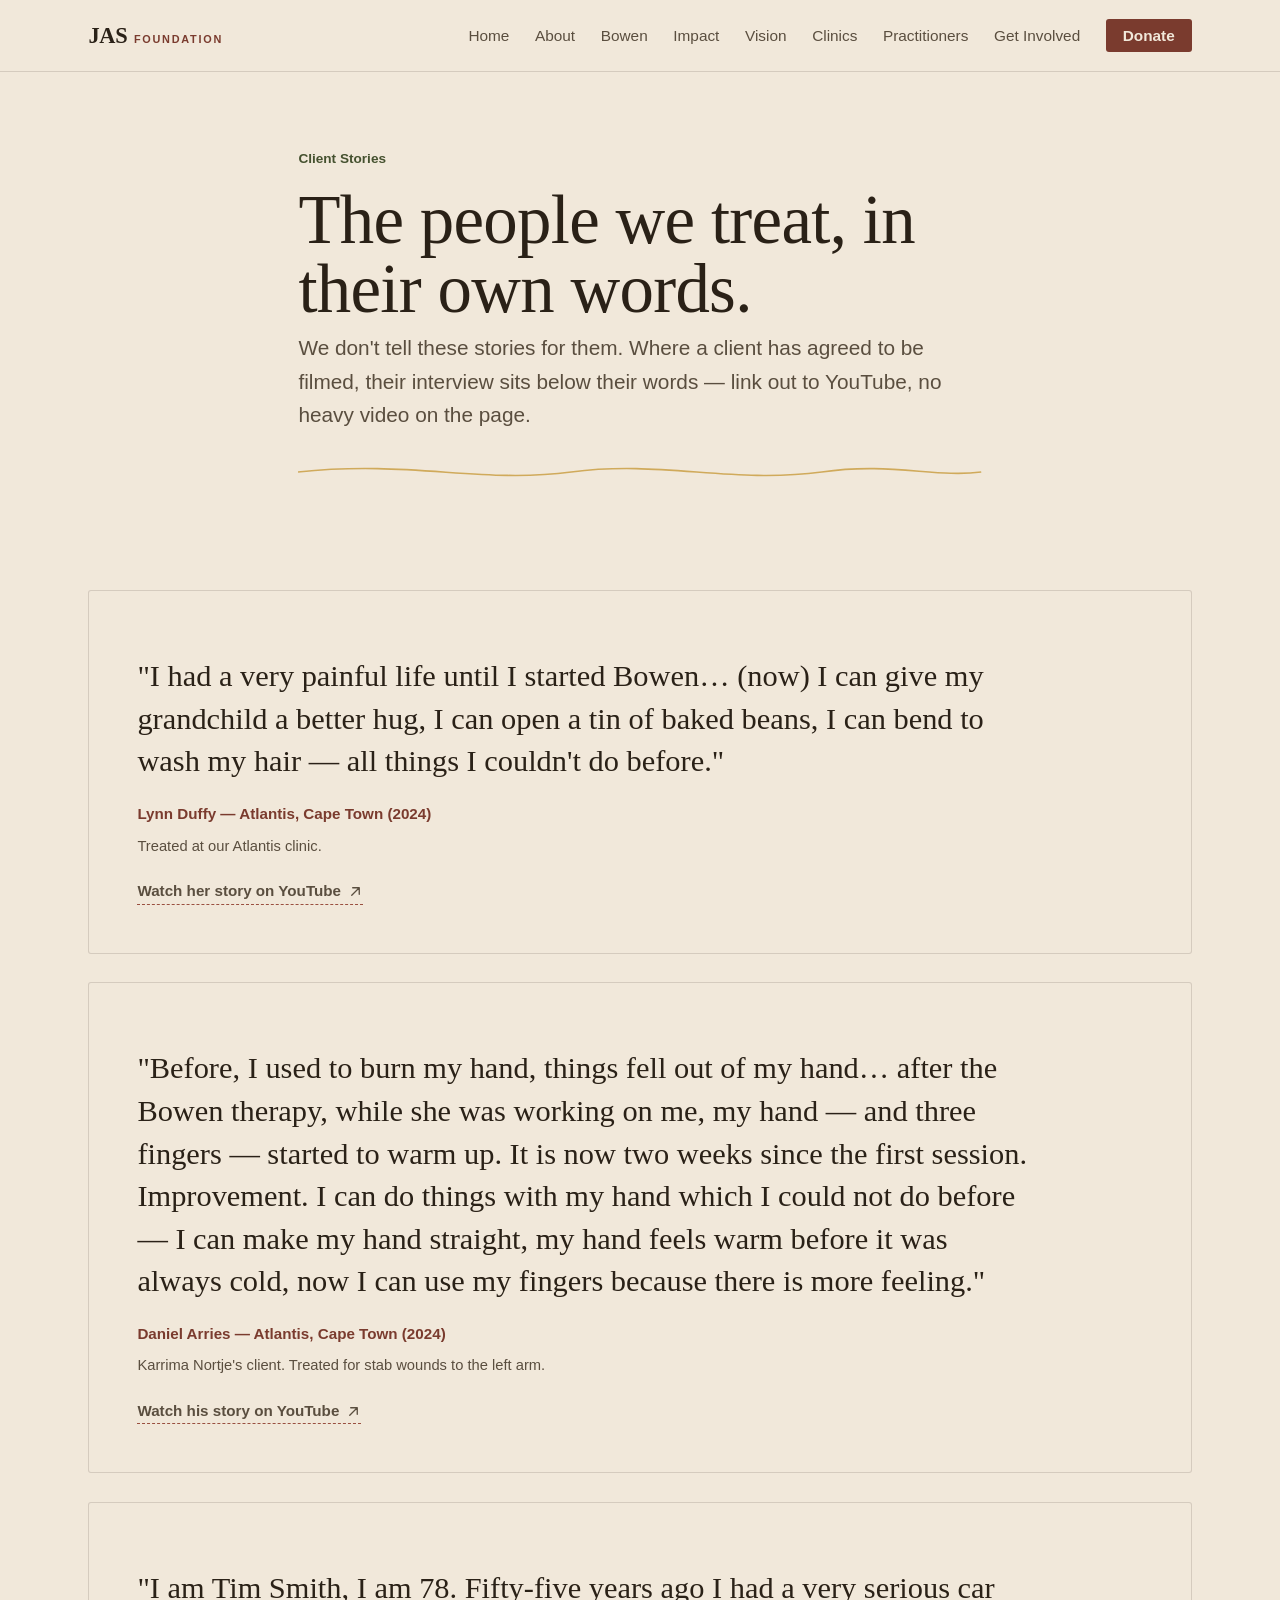
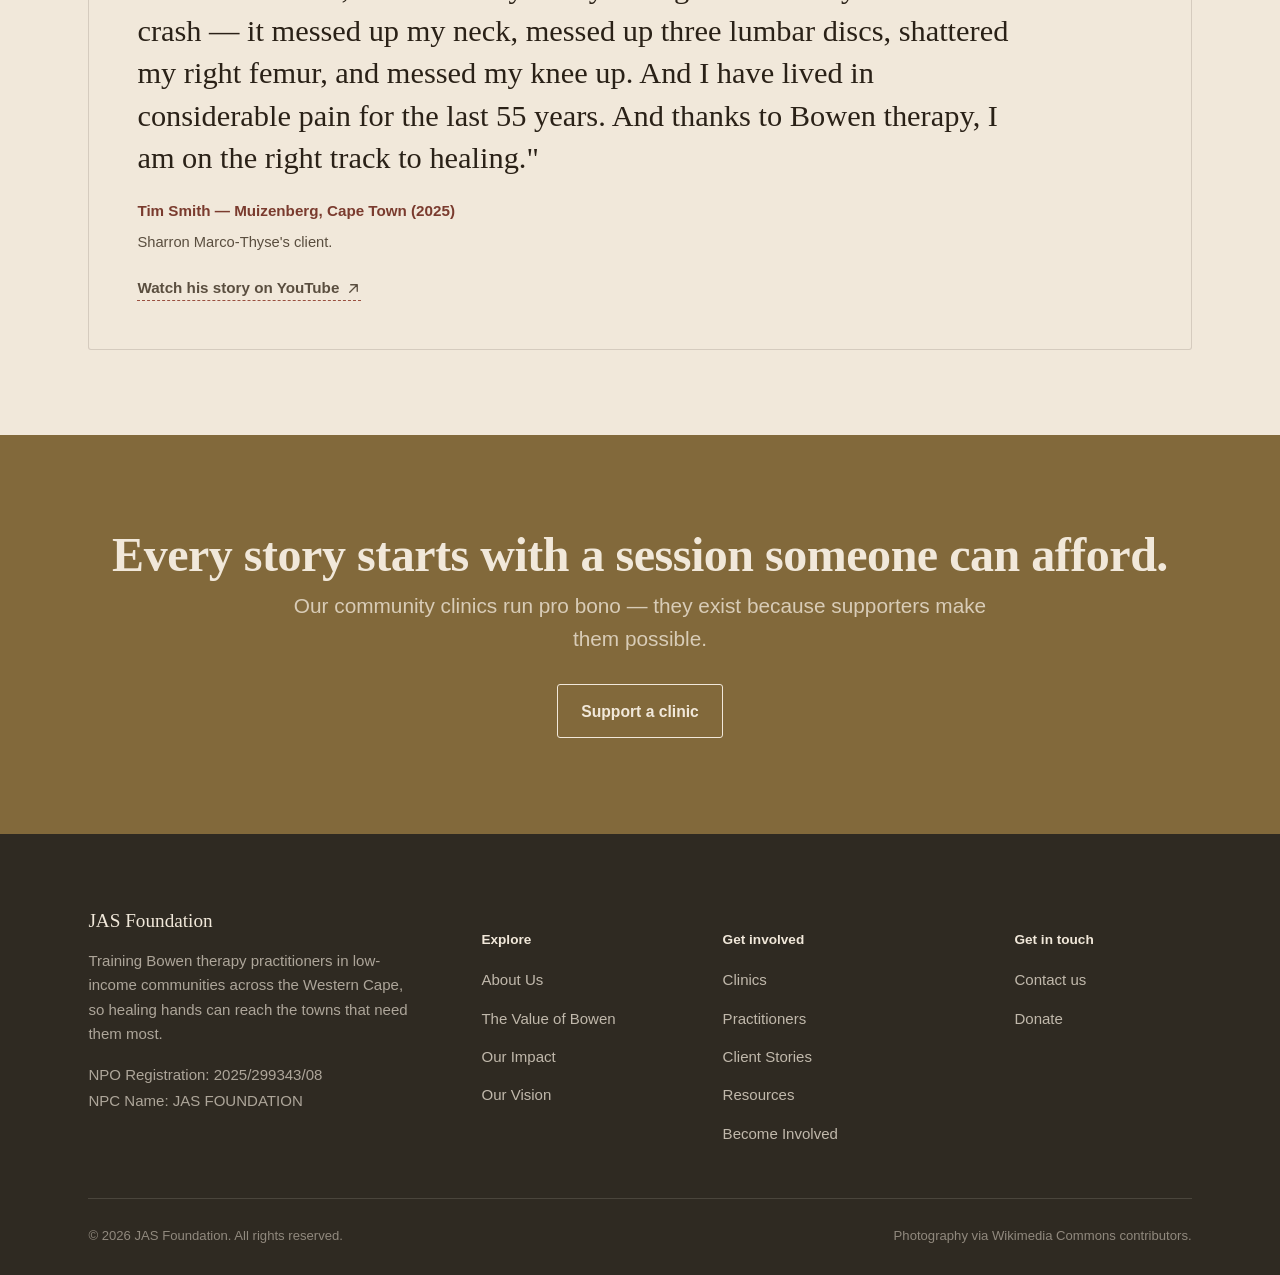
<file: stories.html>
<!DOCTYPE html>
<html lang="en">
<head>
<meta charset="UTF-8">
<meta name="viewport" content="width=device-width, initial-scale=1">
<title>Client Stories — JAS Foundation</title>
<meta name="description" content="In their own words: clients of JAS Foundation's Bowen therapy clinics on what changed — from a hand that couldn't grip, to 55 years of pain finally easing.">
<link href="fonts/fonts.css" rel="stylesheet">
<link rel="stylesheet" href="css/style.css">
</head>
<body>

<header class="site-header">
  <nav class="nav container">
    <a href="index.html" class="brand"><span class="brand-main">JAS</span><span class="brand-sub">Foundation</span></a>
    <button class="nav-toggle" aria-expanded="false" aria-label="Toggle menu"><span></span><span></span><span></span></button>
    <ul class="nav-links">
      <li><a href="index.html">Home</a></li>
      <li><a href="about.html">About</a></li>
      <li><a href="bowen.html">Bowen</a></li>
      <li><a href="impact.html">Impact</a></li>
      <li><a href="vision.html">Vision</a></li>
      <li><a href="clinics.html">Clinics</a></li>
      <li><a href="practitioners.html">Practitioners</a></li>
      <li class="mobile"><a href="stories.html" aria-current="page">Stories</a></li>
      <li class="mobile"><a href="resources.html">Resources</a></li>
      <li><a href="involved.html">Get Involved</a></li>
      <li class="mobile"><a href="contact.html">Contact</a></li>
      <li><a href="donate.html" class="nav-cta">Donate</a></li>
    </ul>
  </nav>
</header>

<main>
  <section class="hero hero-simple">
    <div class="container">
      <span class="hero-eyebrow">Client Stories</span>
      <h1>The people we treat, in their own words.</h1>
      <p class="lede">We don't tell these stories for them. Where a client has agreed to be filmed, their interview sits below their words — link out to YouTube, no heavy video on the page.</p>
      <svg class="thread-divider" viewBox="0 0 600 28" preserveAspectRatio="none" aria-hidden="true">
        <path class="js-draw-path" d="M0 14 C 100 2, 160 26, 240 14 C 320 2, 380 26, 460 14 C 520 4, 560 20, 600 14"/>
      </svg>
    </div>
  </section>

  <section class="section-tight">
    <div class="container">

      <div class="story">
        <blockquote>"I had a very painful life until I started Bowen… (now) I can give my grandchild a better hug, I can open a tin of baked beans, I can bend to wash my hair — all things I couldn't do before."</blockquote>
        <span class="story-who">Lynn Duffy — Atlantis, Cape Town (2024)</span>
        <p class="story-note">Treated at our Atlantis clinic.</p>
        <a class="story-video" href="#" target="_blank" rel="noopener">Watch her story on YouTube <svg viewBox="0 0 16 16" aria-hidden="true"><path d="M4 12L12 4M12 4H5M12 4V11" stroke="currentColor" stroke-width="1.4" fill="none" stroke-linecap="round" stroke-linejoin="round"/></svg></a>
      </div>

      <div class="story">
        <blockquote>"Before, I used to burn my hand, things fell out of my hand… after the Bowen therapy, while she was working on me, my hand — and three fingers — started to warm up. It is now two weeks since the first session. Improvement. I can do things with my hand which I could not do before — I can make my hand straight, my hand feels warm before it was always cold, now I can use my fingers because there is more feeling."</blockquote>
        <span class="story-who">Daniel Arries — Atlantis, Cape Town (2024)</span>
        <p class="story-note">Karrima Nortje's client. Treated for stab wounds to the left arm.</p>
        <a class="story-video" href="#" target="_blank" rel="noopener">Watch his story on YouTube <svg viewBox="0 0 16 16" aria-hidden="true"><path d="M4 12L12 4M12 4H5M12 4V11" stroke="currentColor" stroke-width="1.4" fill="none" stroke-linecap="round" stroke-linejoin="round"/></svg></a>
      </div>

      <div class="story">
        <blockquote>"I am Tim Smith, I am 78. Fifty-five years ago I had a very serious car crash — it messed up my neck, messed up three lumbar discs, shattered my right femur, and messed my knee up. And I have lived in considerable pain for the last 55 years. And thanks to Bowen therapy, I am on the right track to healing."</blockquote>
        <span class="story-who">Tim Smith — Muizenberg, Cape Town (2025)</span>
        <p class="story-note">Sharron Marco-Thyse's client.</p>
        <a class="story-video" href="#" target="_blank" rel="noopener">Watch his story on YouTube <svg viewBox="0 0 16 16" aria-hidden="true"><path d="M4 12L12 4M12 4H5M12 4V11" stroke="currentColor" stroke-width="1.4" fill="none" stroke-linecap="round" stroke-linejoin="round"/></svg></a>
      </div>

    </div>
  </section>

  <section class="on-dark" style="background-color: #82693b;">
    <div class="container" style="text-align:center;">
      <h2>Every story starts with a session someone can afford.</h2>
      <p class="lede" style="margin-inline:auto; margin-bottom:1.8rem;">Our community clinics run pro bono — they exist because supporters make them possible.</p>
      <a href="donate.html" class="btn btn-on-dark">Support a clinic</a>
    </div>
  </section>
</main>

<footer class="site-footer">
  <div class="container">
    <div class="footer-grid">
      <div class="footer-col footer-col-brand">
        <span class="footer-brand">JAS Foundation</span>
        <p>Training Bowen therapy practitioners in low-income communities across the Western Cape, so healing hands can reach the towns that need them most.</p>
        <p class="footer-reg">NPO Registration: 2025/299343/08<br>NPC Name: JAS FOUNDATION</p>
      </div>
      <div class="footer-col">
        <h5>Explore</h5>
        <ul>
          <li><a href="about.html">About Us</a></li>
          <li><a href="bowen.html">The Value of Bowen</a></li>
          <li><a href="impact.html">Our Impact</a></li>
          <li><a href="vision.html">Our Vision</a></li>
        </ul>
      </div>
      <div class="footer-col">
        <h5>Get involved</h5>
        <ul>
          <li><a href="clinics.html">Clinics</a></li>
          <li><a href="practitioners.html">Practitioners</a></li>
          <li><a href="stories.html">Client Stories</a></li>
          <li><a href="resources.html">Resources</a></li>
          <li><a href="involved.html">Become Involved</a></li>
        </ul>
      </div>
      <div class="footer-col footer-col-touch">
        <h5>Get in touch</h5>
        <ul>
          <li><a href="contact.html">Contact us</a></li>
          <li><a href="donate.html">Donate</a></li>
        </ul>
      </div>
    </div>
    <div class="footer-bottom">
      <span>© <span data-year></span> JAS Foundation. All rights reserved.</span>
      <span>Photography via Wikimedia Commons contributors.</span>
    </div>
  </div>
</footer>

<script src="libs/gsap.min.js"></script>
<script src="libs/ScrollTrigger.min.js"></script>
<script src="js/main.js"></script>
</body>
</html>
</file>
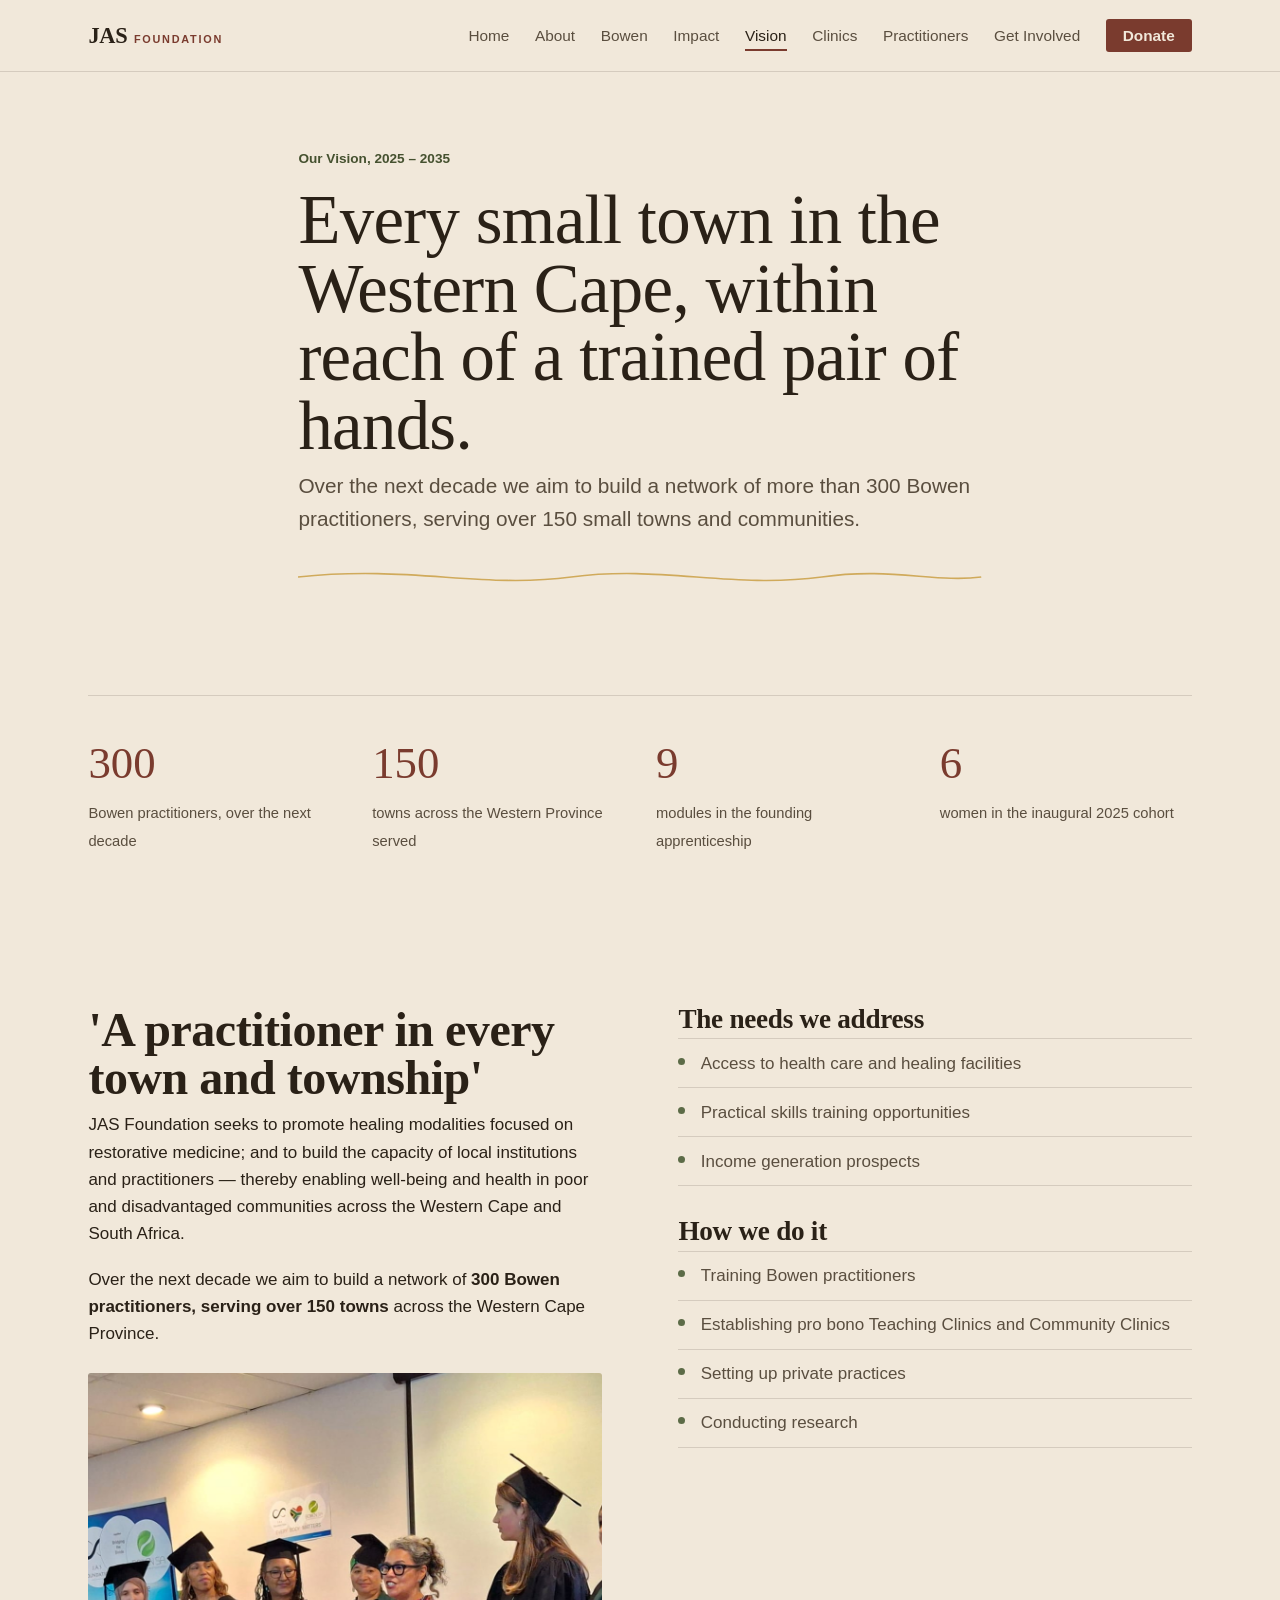
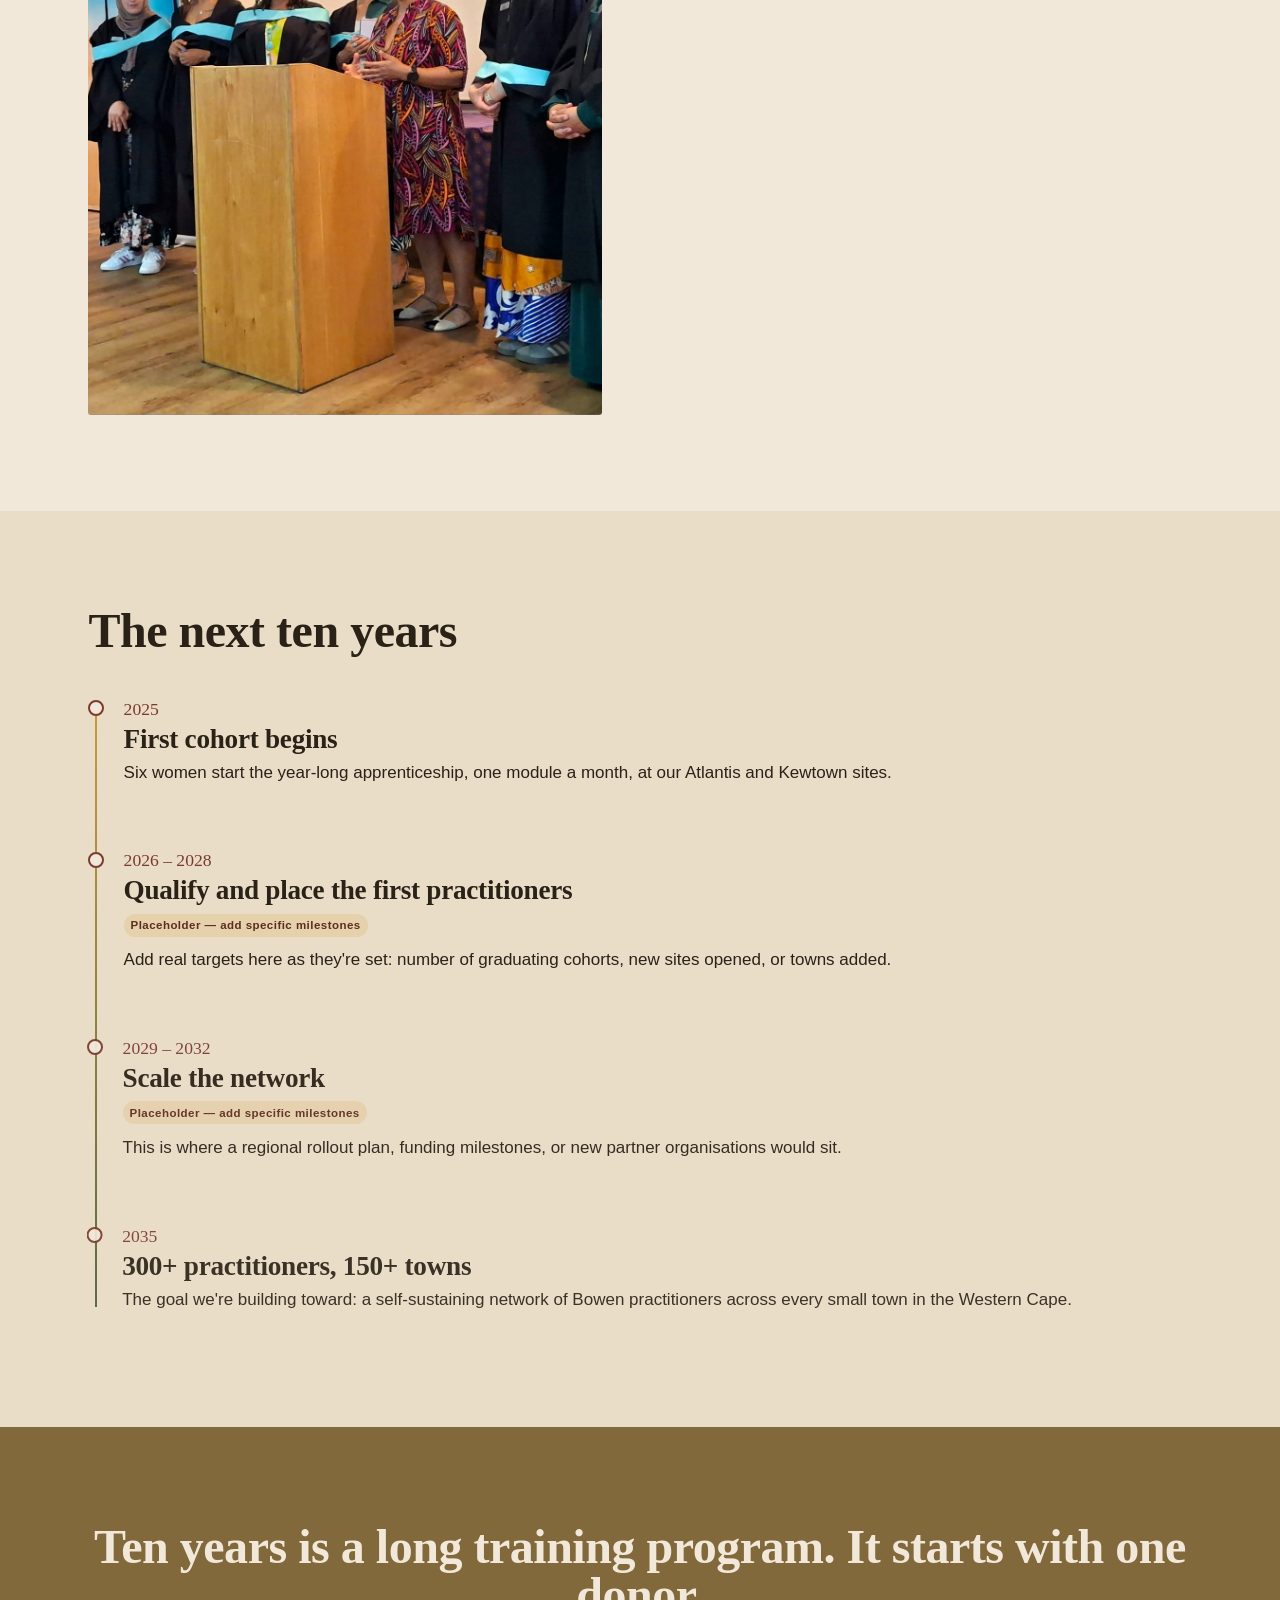
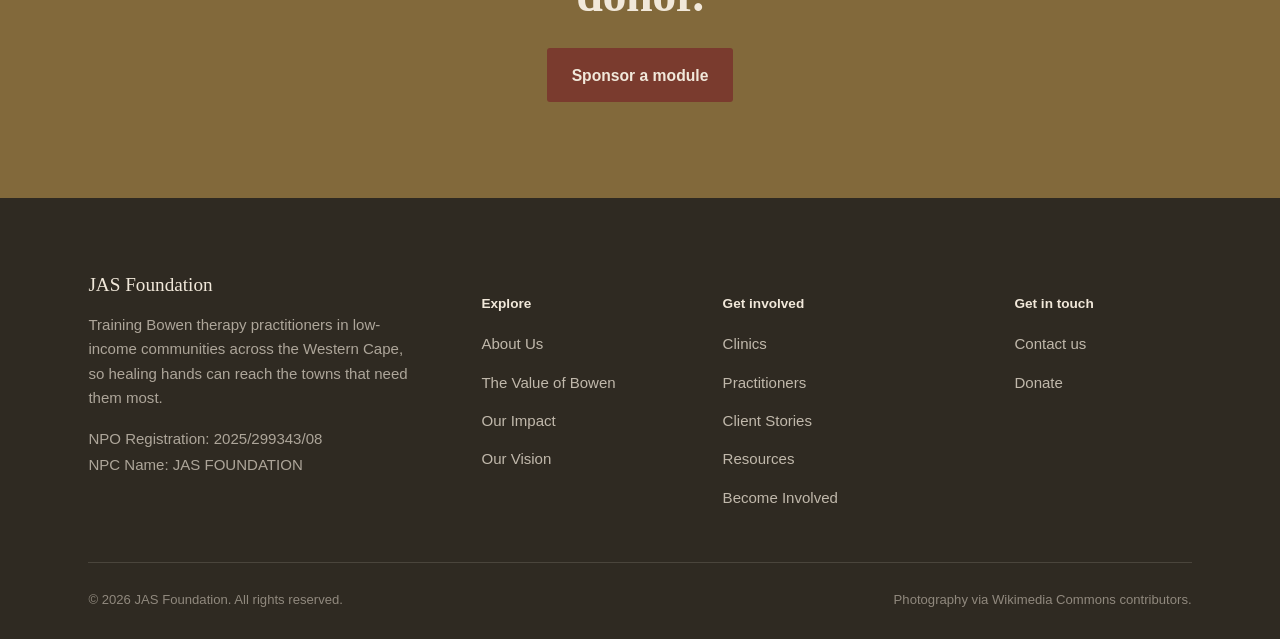
<file: vision.html>
<!DOCTYPE html>
<html lang="en">
<head>
<meta charset="UTF-8">
<meta name="viewport" content="width=device-width, initial-scale=1">
<title>Our Vision — JAS Foundation</title>
<meta name="description" content="JAS Foundation's ten-year plan: a network of over 300 Bowen practitioners serving 150 small towns across the Western Cape by 2035.">


<link href="fonts/fonts.css" rel="stylesheet">
<link rel="stylesheet" href="css/style.css">
</head>
<body>


<header class="site-header">
  <nav class="nav container">
    <a href="index.html" class="brand"><span class="brand-main">JAS</span><span class="brand-sub">Foundation</span></a>
    <button class="nav-toggle" aria-expanded="false" aria-label="Toggle menu"><span></span><span></span><span></span></button>
    <ul class="nav-links">
      <li><a href="index.html">Home</a></li>
      <li><a href="about.html">About</a></li>
      <li><a href="bowen.html">Bowen</a></li>
      <li><a href="impact.html">Impact</a></li>
      <li><a href="vision.html" aria-current="page">Vision</a></li>
      <li><a href="clinics.html">Clinics</a></li>
      <li><a href="practitioners.html">Practitioners</a></li>
      <li class="mobile"><a href="stories.html">Stories</a></li>
      <li class="mobile"><a href="resources.html">Resources</a></li>
      <li><a href="involved.html">Get Involved</a></li>
      <li class="mobile"><a href="contact.html">Contact</a></li>
      <li><a href="donate.html" class="nav-cta">Donate</a></li>
    </ul>
  </nav>
</header>


<main>
  <section class="hero hero-simple">
    <div class="container">
      <span class="hero-eyebrow">Our Vision, 2025 – 2035</span>
      <h1>Every small town in the Western Cape, within reach of a trained pair of hands.</h1>
      <p class="lede">Over the next decade we aim to build a network of more than 300 Bowen practitioners, serving over 150 small towns and communities.</p>
      <svg class="thread-divider" viewBox="0 0 600 28" preserveAspectRatio="none" aria-hidden="true">
        <path class="js-draw-path" d="M0 14 C 100 2, 160 26, 240 14 C 320 2, 380 26, 460 14 C 520 4, 560 20, 600 14"/>
      </svg>
    </div>
  </section>

  <section class="section-tight">
    <div class="container">
      <div class="stat-row">
        <div class="stat"><span class="num">300</span><span class="label">Bowen practitioners, over the next decade</span></div>
        <div class="stat"><span class="num">150</span><span class="label">towns across the Western Province served</span></div>
        <div class="stat"><span class="num">9</span><span class="label">modules in the founding apprenticeship</span></div>
        <div class="stat"><span class="num">6</span><span class="label">women in the inaugural 2025 cohort</span></div>
      </div>
    </div>
  </section>

  <section>
    <div class="container split">
      <div class="split-copy">
        <h2>'A practitioner in every town and township'</h2>
        <p>JAS Foundation seeks to promote healing modalities focused on restorative medicine; and to build the capacity of local institutions and practitioners — thereby enabling well-being and health in poor and disadvantaged communities across the Western Cape and South Africa.</p>
        <p>Over the next decade we aim to build a network of <strong>300 Bowen practitioners, serving over 150 towns</strong> across the Western Cape Province.</p>
        <div class="split-media" style="margin-top:1.6rem;">
          <img src="img/vision.jpg" alt="girl power" loading="lazy">
        </div>
      </div>
      <div class="split-copy">
        <h3>The needs we address</h3>
        <ul class="trait-list">
          <li>Access to health care and healing facilities</li>
          <li>Practical skills training opportunities</li>
          <li>Income generation prospects</li>
        </ul>
        <h3 style="margin-top:2rem;">How we do it</h3>
        <ul class="trait-list">
          <li>Training Bowen practitioners</li>
          <li>Establishing pro bono Teaching Clinics and Community Clinics</li>
          <li>Setting up private practices</li>
          <li>Conducting research</li>
        </ul>
      </div>
    </div>
  </section>

  

  <section class="on-dim">
    <div class="container">
      <div class="section-head">
        <h2>The next ten years</h2>
      </div>
      <div class="timeline">
        <div class="timeline-step">
          <span class="year">2025</span>
          <h3>First cohort begins</h3>
          <p>Six women start the year-long apprenticeship, one module a month, at our Atlantis and Kewtown sites.</p>
        </div>
        <div class="timeline-step">
          <span class="year">2026 – 2028</span>
          <h3>Qualify and place the first practitioners</h3>
          <p class="fill placeholder-tag" style="margin-bottom:0.6rem;">Placeholder — add specific milestones</p>
          <p>Add real targets here as they're set: number of graduating cohorts, new sites opened, or towns added.</p>
        </div>
        <div class="timeline-step">
          <span class="year">2029 – 2032</span>
          <h3>Scale the network</h3>
          <p class="fill placeholder-tag" style="margin-bottom:0.6rem;">Placeholder — add specific milestones</p>
          <p>This is where a regional rollout plan, funding milestones, or new partner organisations would sit.</p>
        </div>
        <div class="timeline-step">
          <span class="year">2035</span>
          <h3>300+ practitioners, 150+ towns</h3>
          <p>The goal we're building toward: a self-sustaining network of Bowen practitioners across every small town in the Western Cape.</p>
        </div>
      </div>
    </div>
  </section>

  <section class="on-dark" style="background-color: #82693b;">
    <div class="container" style="text-align:center;">
      <h2>Ten years is a long training program. It starts with one donor.</h2>
      <div style="margin-top:1.8rem;">
        <a href="donate.html" class="btn btn-primary">Sponsor a module</a>
      </div>
    </div>
  </section>
</main>


<footer class="site-footer">
  <div class="container">
    <div class="footer-grid">
      <div class="footer-col footer-col-brand">
        <span class="footer-brand">JAS Foundation</span>
        <p>Training Bowen therapy practitioners in low-income communities across the Western Cape, so healing hands can reach the towns that need them most.</p>
        <p class="footer-reg">NPO Registration: 2025/299343/08<br>NPC Name: JAS FOUNDATION</p>
      </div>
      <div class="footer-col">
        <h5>Explore</h5>
        <ul>
          <li><a href="about.html">About Us</a></li>
          <li><a href="bowen.html">The Value of Bowen</a></li>
          <li><a href="impact.html">Our Impact</a></li>
          <li><a href="vision.html">Our Vision</a></li>
        </ul>
      </div>
      <div class="footer-col">
        <h5>Get involved</h5>
        <ul>
          <li><a href="clinics.html">Clinics</a></li>
          <li><a href="practitioners.html">Practitioners</a></li>
          <li><a href="stories.html">Client Stories</a></li>
          <li><a href="resources.html">Resources</a></li>
          <li><a href="involved.html">Become Involved</a></li>
        </ul>
      </div>
      <div class="footer-col footer-col-touch">
        <h5>Get in touch</h5>
        <ul>
          <li><a href="contact.html">Contact us</a></li>
          <li><a href="donate.html">Donate</a></li>
        </ul>
      </div>
    </div>
    <div class="footer-bottom">
      <span>© <span data-year></span> JAS Foundation. All rights reserved.</span>
      <span>Photography via Wikimedia Commons contributors.</span>
    </div>
  </div>
</footer>


<script src="libs/gsap.min.js"></script>
<script src="libs/ScrollTrigger.min.js"></script>
<script src="js/main.js"></script>
</body>
</html>
</file>
<file: fonts/fonts.css>
/* Local font faces — downloaded from Google Fonts (latin + latin-ext only) */
/* Local font faces — downloaded from Google Fonts */

  font-family: 'Piazzolla';
  font-style: italic;
  font-weight: 500;
  font-display: swap;
  src: url(fonts/piazzolla-500-italic-U0460.woff2) format('woff2');
  unicode-range: U+0460-052F, U+1C80-1C8A, U+20B4, U+2DE0-2DFF, U+A640-A69F, U+FE2E-FE2F;


  font-family: 'Piazzolla';
  font-style: italic;
  font-weight: 500;
  font-display: swap;
  src: url(fonts/piazzolla-500-italic-U0301.woff2) format('woff2');
  unicode-range: U+0301, U+0400-045F, U+0490-0491, U+04B0-04B1, U+2116;


  font-family: 'Piazzolla';
  font-style: italic;
  font-weight: 500;
  font-display: swap;
  src: url(fonts/piazzolla-500-italic-U1F00.woff2) format('woff2');
  unicode-range: U+1F00-1FFF;


  font-family: 'Piazzolla';
  font-style: italic;
  font-weight: 500;
  font-display: swap;
  src: url(fonts/piazzolla-500-italic-greek.woff2) format('woff2');
  unicode-range: U+0370-0377, U+037A-037F, U+0384-038A, U+038C, U+038E-03A1, U+03A3-03FF;


  font-family: 'Piazzolla';
  font-style: italic;
  font-weight: 500;
  font-display: swap;
  src: url(fonts/piazzolla-500-italic-U0102.woff2) format('woff2');
  unicode-range: U+0102-0103, U+0110-0111, U+0128-0129, U+0168-0169, U+01A0-01A1, U+01AF-01B0, U+0300-0301, U+0303-0304, U+0308-0309, U+0323, U+0329, U+1EA0-1EF9, U+20AB;


  font-family: 'Piazzolla';
  font-style: italic;
  font-weight: 500;
  font-display: swap;
  src: url(fonts/piazzolla-500-italic-latin-ext.woff2) format('woff2');
  unicode-range: U+0100-02BA, U+02BD-02C5, U+02C7-02CC, U+02CE-02D7, U+02DD-02FF, U+0304, U+0308, U+0329, U+1D00-1DBF, U+1E00-1E9F, U+1EF2-1EFF, U+2020, U+20A0-20AB, U+20AD-20C0, U+2113, U+2C60-2C7F, U+A720-A7FF;


  font-family: 'Piazzolla';
  font-style: italic;
  font-weight: 500;
  font-display: swap;
  src: url(fonts/piazzolla-500-italic-latin.woff2) format('woff2');
  unicode-range: U+0000-00FF, U+0131, U+0152-0153, U+02BB-02BC, U+02C6, U+02DA, U+02DC, U+0304, U+0308, U+0329, U+2000-206F, U+20AC, U+2122, U+2191, U+2193, U+2212, U+2215, U+FEFF, U+FFFD;


  font-family: 'Piazzolla';
  font-style: normal;
  font-weight: 400;
  font-display: swap;
  src: url(fonts/piazzolla-400-normal-U0460.woff2) format('woff2');
  unicode-range: U+0460-052F, U+1C80-1C8A, U+20B4, U+2DE0-2DFF, U+A640-A69F, U+FE2E-FE2F;


  font-family: 'Piazzolla';
  font-style: normal;
  font-weight: 400;
  font-display: swap;
  src: url(fonts/piazzolla-400-normal-U0301.woff2) format('woff2');
  unicode-range: U+0301, U+0400-045F, U+0490-0491, U+04B0-04B1, U+2116;


  font-family: 'Piazzolla';
  font-style: normal;
  font-weight: 400;
  font-display: swap;
  src: url(fonts/piazzolla-400-normal-U1F00.woff2) format('woff2');
  unicode-range: U+1F00-1FFF;


  font-family: 'Piazzolla';
  font-style: normal;
  font-weight: 400;
  font-display: swap;
  src: url(fonts/piazzolla-400-normal-greek.woff2) format('woff2');
  unicode-range: U+0370-0377, U+037A-037F, U+0384-038A, U+038C, U+038E-03A1, U+03A3-03FF;


  font-family: 'Piazzolla';
  font-style: normal;
  font-weight: 400;
  font-display: swap;
  src: url(fonts/piazzolla-400-normal-U0102.woff2) format('woff2');
  unicode-range: U+0102-0103, U+0110-0111, U+0128-0129, U+0168-0169, U+01A0-01A1, U+01AF-01B0, U+0300-0301, U+0303-0304, U+0308-0309, U+0323, U+0329, U+1EA0-1EF9, U+20AB;


  font-family: 'Piazzolla';
  font-style: normal;
  font-weight: 400;
  font-display: swap;
  src: url(fonts/piazzolla-400-normal-latin-ext.woff2) format('woff2');
  unicode-range: U+0100-02BA, U+02BD-02C5, U+02C7-02CC, U+02CE-02D7, U+02DD-02FF, U+0304, U+0308, U+0329, U+1D00-1DBF, U+1E00-1E9F, U+1EF2-1EFF, U+2020, U+20A0-20AB, U+20AD-20C0, U+2113, U+2C60-2C7F, U+A720-A7FF;


  font-family: 'Piazzolla';
  font-style: normal;
  font-weight: 400;
  font-display: swap;
  src: url(fonts/piazzolla-400-normal-latin.woff2) format('woff2');
  unicode-range: U+0000-00FF, U+0131, U+0152-0153, U+02BB-02BC, U+02C6, U+02DA, U+02DC, U+0304, U+0308, U+0329, U+2000-206F, U+20AC, U+2122, U+2191, U+2193, U+2212, U+2215, U+FEFF, U+FFFD;


  font-family: 'Piazzolla';
  font-style: normal;
  font-weight: 500;
  font-display: swap;
  src: url(fonts/piazzolla-500-normal-U0460.woff2) format('woff2');
  unicode-range: U+0460-052F, U+1C80-1C8A, U+20B4, U+2DE0-2DFF, U+A640-A69F, U+FE2E-FE2F;


  font-family: 'Piazzolla';
  font-style: normal;
  font-weight: 500;
  font-display: swap;
  src: url(fonts/piazzolla-500-normal-U0301.woff2) format('woff2');
  unicode-range: U+0301, U+0400-045F, U+0490-0491, U+04B0-04B1, U+2116;


  font-family: 'Piazzolla';
  font-style: normal;
  font-weight: 500;
  font-display: swap;
  src: url(fonts/piazzolla-500-normal-U1F00.woff2) format('woff2');
  unicode-range: U+1F00-1FFF;


  font-family: 'Piazzolla';
  font-style: normal;
  font-weight: 500;
  font-display: swap;
  src: url(fonts/piazzolla-500-normal-greek.woff2) format('woff2');
  unicode-range: U+0370-0377, U+037A-037F, U+0384-038A, U+038C, U+038E-03A1, U+03A3-03FF;


  font-family: 'Piazzolla';
  font-style: normal;
  font-weight: 500;
  font-display: swap;
  src: url(fonts/piazzolla-500-normal-U0102.woff2) format('woff2');
  unicode-range: U+0102-0103, U+0110-0111, U+0128-0129, U+0168-0169, U+01A0-01A1, U+01AF-01B0, U+0300-0301, U+0303-0304, U+0308-0309, U+0323, U+0329, U+1EA0-1EF9, U+20AB;


  font-family: 'Piazzolla';
  font-style: normal;
  font-weight: 500;
  font-display: swap;
  src: url(fonts/piazzolla-500-normal-latin-ext.woff2) format('woff2');
  unicode-range: U+0100-02BA, U+02BD-02C5, U+02C7-02CC, U+02CE-02D7, U+02DD-02FF, U+0304, U+0308, U+0329, U+1D00-1DBF, U+1E00-1E9F, U+1EF2-1EFF, U+2020, U+20A0-20AB, U+20AD-20C0, U+2113, U+2C60-2C7F, U+A720-A7FF;


  font-family: 'Piazzolla';
  font-style: normal;
  font-weight: 500;
  font-display: swap;
  src: url(fonts/piazzolla-500-normal-latin.woff2) format('woff2');
  unicode-range: U+0000-00FF, U+0131, U+0152-0153, U+02BB-02BC, U+02C6, U+02DA, U+02DC, U+0304, U+0308, U+0329, U+2000-206F, U+20AC, U+2122, U+2191, U+2193, U+2212, U+2215, U+FEFF, U+FFFD;


  font-family: 'Piazzolla';
  font-style: normal;
  font-weight: 600;
  font-display: swap;
  src: url(fonts/piazzolla-600-normal-U0460.woff2) format('woff2');
  unicode-range: U+0460-052F, U+1C80-1C8A, U+20B4, U+2DE0-2DFF, U+A640-A69F, U+FE2E-FE2F;


  font-family: 'Piazzolla';
  font-style: normal;
  font-weight: 600;
  font-display: swap;
  src: url(fonts/piazzolla-600-normal-U0301.woff2) format('woff2');
  unicode-range: U+0301, U+0400-045F, U+0490-0491, U+04B0-04B1, U+2116;


  font-family: 'Piazzolla';
  font-style: normal;
  font-weight: 600;
  font-display: swap;
  src: url(fonts/piazzolla-600-normal-U1F00.woff2) format('woff2');
  unicode-range: U+1F00-1FFF;


  font-family: 'Piazzolla';
  font-style: normal;
  font-weight: 600;
  font-display: swap;
  src: url(fonts/piazzolla-600-normal-greek.woff2) format('woff2');
  unicode-range: U+0370-0377, U+037A-037F, U+0384-038A, U+038C, U+038E-03A1, U+03A3-03FF;


  font-family: 'Piazzolla';
  font-style: normal;
  font-weight: 600;
  font-display: swap;
  src: url(fonts/piazzolla-600-normal-U0102.woff2) format('woff2');
  unicode-range: U+0102-0103, U+0110-0111, U+0128-0129, U+0168-0169, U+01A0-01A1, U+01AF-01B0, U+0300-0301, U+0303-0304, U+0308-0309, U+0323, U+0329, U+1EA0-1EF9, U+20AB;


  font-family: 'Piazzolla';
  font-style: normal;
  font-weight: 600;
  font-display: swap;
  src: url(fonts/piazzolla-600-normal-latin-ext.woff2) format('woff2');
  unicode-range: U+0100-02BA, U+02BD-02C5, U+02C7-02CC, U+02CE-02D7, U+02DD-02FF, U+0304, U+0308, U+0329, U+1D00-1DBF, U+1E00-1E9F, U+1EF2-1EFF, U+2020, U+20A0-20AB, U+20AD-20C0, U+2113, U+2C60-2C7F, U+A720-A7FF;


  font-family: 'Piazzolla';
  font-style: normal;
  font-weight: 600;
  font-display: swap;
  src: url(fonts/piazzolla-600-normal-latin.woff2) format('woff2');
  unicode-range: U+0000-00FF, U+0131, U+0152-0153, U+02BB-02BC, U+02C6, U+02DA, U+02DC, U+0304, U+0308, U+0329, U+2000-206F, U+20AC, U+2122, U+2191, U+2193, U+2212, U+2215, U+FEFF, U+FFFD;


  font-family: 'Work Sans';
  font-style: normal;
  font-weight: 400;
  font-display: swap;
  src: url(fonts/worksans-400-normal-U0102.woff2) format('woff2');
  unicode-range: U+0102-0103, U+0110-0111, U+0128-0129, U+0168-0169, U+01A0-01A1, U+01AF-01B0, U+0300-0301, U+0303-0304, U+0308-0309, U+0323, U+0329, U+1EA0-1EF9, U+20AB;


  font-family: 'Work Sans';
  font-style: normal;
  font-weight: 400;
  font-display: swap;
  src: url(fonts/worksans-400-normal-latin-ext.woff2) format('woff2');
  unicode-range: U+0100-02BA, U+02BD-02C5, U+02C7-02CC, U+02CE-02D7, U+02DD-02FF, U+0304, U+0308, U+0329, U+1D00-1DBF, U+1E00-1E9F, U+1EF2-1EFF, U+2020, U+20A0-20AB, U+20AD-20C0, U+2113, U+2C60-2C7F, U+A720-A7FF;


  font-family: 'Work Sans';
  font-style: normal;
  font-weight: 400;
  font-display: swap;
  src: url(fonts/worksans-400-normal-latin.woff2) format('woff2');
  unicode-range: U+0000-00FF, U+0131, U+0152-0153, U+02BB-02BC, U+02C6, U+02DA, U+02DC, U+0304, U+0308, U+0329, U+2000-206F, U+20AC, U+2122, U+2191, U+2193, U+2212, U+2215, U+FEFF, U+FFFD;


  font-family: 'Work Sans';
  font-style: normal;
  font-weight: 500;
  font-display: swap;
  src: url(fonts/worksans-500-normal-U0102.woff2) format('woff2');
  unicode-range: U+0102-0103, U+0110-0111, U+0128-0129, U+0168-0169, U+01A0-01A1, U+01AF-01B0, U+0300-0301, U+0303-0304, U+0308-0309, U+0323, U+0329, U+1EA0-1EF9, U+20AB;


  font-family: 'Work Sans';
  font-style: normal;
  font-weight: 500;
  font-display: swap;
  src: url(fonts/worksans-500-normal-latin-ext.woff2) format('woff2');
  unicode-range: U+0100-02BA, U+02BD-02C5, U+02C7-02CC, U+02CE-02D7, U+02DD-02FF, U+0304, U+0308, U+0329, U+1D00-1DBF, U+1E00-1E9F, U+1EF2-1EFF, U+2020, U+20A0-20AB, U+20AD-20C0, U+2113, U+2C60-2C7F, U+A720-A7FF;


  font-family: 'Work Sans';
  font-style: normal;
  font-weight: 500;
  font-display: swap;
  src: url(fonts/worksans-500-normal-latin.woff2) format('woff2');
  unicode-range: U+0000-00FF, U+0131, U+0152-0153, U+02BB-02BC, U+02C6, U+02DA, U+02DC, U+0304, U+0308, U+0329, U+2000-206F, U+20AC, U+2122, U+2191, U+2193, U+2212, U+2215, U+FEFF, U+FFFD;


  font-family: 'Work Sans';
  font-style: normal;
  font-weight: 600;
  font-display: swap;
  src: url(fonts/worksans-600-normal-U0102.woff2) format('woff2');
  unicode-range: U+0102-0103, U+0110-0111, U+0128-0129, U+0168-0169, U+01A0-01A1, U+01AF-01B0, U+0300-0301, U+0303-0304, U+0308-0309, U+0323, U+0329, U+1EA0-1EF9, U+20AB;


  font-family: 'Work Sans';
  font-style: normal;
  font-weight: 600;
  font-display: swap;
  src: url(fonts/worksans-600-normal-latin-ext.woff2) format('woff2');
  unicode-range: U+0100-02BA, U+02BD-02C5, U+02C7-02CC, U+02CE-02D7, U+02DD-02FF, U+0304, U+0308, U+0329, U+1D00-1DBF, U+1E00-1E9F, U+1EF2-1EFF, U+2020, U+20A0-20AB, U+20AD-20C0, U+2113, U+2C60-2C7F, U+A720-A7FF;


  font-family: 'Work Sans';
  font-style: normal;
  font-weight: 600;
  font-display: swap;
  src: url(fonts/worksans-600-normal-latin.woff2) format('woff2');
  unicode-range: U+0000-00FF, U+0131, U+0152-0153, U+02BB-02BC, U+02C6, U+02DA, U+02DC, U+0304, U+0308, U+0329, U+2000-206F, U+20AC, U+2122, U+2191, U+2193, U+2212, U+2215, U+FEFF, U+FFFD;


  font-family: 'Work Sans';
  font-style: normal;
  font-weight: 700;
  font-display: swap;
  src: url(fonts/worksans-700-normal-U0102.woff2) format('woff2');
  unicode-range: U+0102-0103, U+0110-0111, U+0128-0129, U+0168-0169, U+01A0-01A1, U+01AF-01B0, U+0300-0301, U+0303-0304, U+0308-0309, U+0323, U+0329, U+1EA0-1EF9, U+20AB;


  font-family: 'Work Sans';
  font-style: normal;
  font-weight: 700;
  font-display: swap;
  src: url(fonts/worksans-700-normal-latin-ext.woff2) format('woff2');
  unicode-range: U+0100-02BA, U+02BD-02C5, U+02C7-02CC, U+02CE-02D7, U+02DD-02FF, U+0304, U+0308, U+0329, U+1D00-1DBF, U+1E00-1E9F, U+1EF2-1EFF, U+2020, U+20A0-20AB, U+20AD-20C0, U+2113, U+2C60-2C7F, U+A720-A7FF;


  font-family: 'Work Sans';
  font-style: normal;
  font-weight: 700;
  font-display: swap;
  src: url(fonts/worksans-700-normal-latin.woff2) format('woff2');
  unicode-range: U+0000-00FF, U+0131, U+0152-0153, U+02BB-02BC, U+02C6, U+02DA, U+02DC, U+0304, U+0308, U+0329, U+2000-206F, U+20AC, U+2122, U+2191, U+2193, U+2212, U+2215, U+FEFF, U+FFFD;
</file>
<file: css/style.css>
/* ==========================================================================
   JAS Foundation — Design System
   A note on the concept: Bowen therapy works by giving the nervous system
   a gentle signal, then getting out of the way while the body does the
   rest. That same idea — a small signal, travelling along a line, reaching
   somewhere it couldn't reach alone — is also the story of a foundation
   trying to grow a network of practitioners across 150 small towns. One
   motif, a branching line, carries both meanings through this whole site.
   ========================================================================== */

/* ---- Native cross-document view transitions -----------------------------
   This is the whole navigation model: real pages, no router, no framework.
   Browsers that support it (Chromium 126+) morph named elements between
   documents; everywhere else this rule is simply ignored and normal
   navigation happens. That is the entire fallback strategy. */
@view-transition {
  navigation: auto;
}

:root {
  /* -- Color: named, not decorative. Warm paper instead of the usual
     cool-cream, a brick-rust instead of the ubiquitous terracotta, an
     olive fynbos green for growth, and a thread of ochre gold that
     literally is the connecting line motif throughout the site. */
  --paper:      #F1E8DA;
  --paper-dim:  #E9DDC8;
  --ink:        #2A2117;
  --ink-soft:   #5A4E3F;
  --rust:       #7A3B2E;
  --rust-dim:   #9a5040;
  --rust-deep:  #5E2C22;
  --olive:      #5C6B47;
  --olive-dim:  #45512F;
  --gold:       #C89B3C;
  --espresso:   #2F2A22;
  --espresso-2: #241F19;
  --cream-line: rgba(42,33,23,0.14);
  --shadow:     0 18px 40px rgba(42,33,23,0.16);

  --font-display: "Piazzolla", "Iowan Old Style", Georgia, serif;
  --font-body: "Work Sans", "Segoe UI", sans-serif;

  --measure: 62ch;
  --gutter: clamp(1.25rem, 3vw, 3rem);
  --radius: 3px;
}

*, *::before, *::after { box-sizing: border-box; }
html { scroll-behavior: smooth; }
@media (prefers-reduced-motion: reduce) {
  html { scroll-behavior: auto; }
  *, *::before, *::after {
    animation-duration: 0.001ms !important;
    animation-iteration-count: 1 !important;
    transition-duration: 0.001ms !important;
    scroll-behavior: auto !important;
  }
}

body {
  margin: 0;
  background: var(--paper);
  color: var(--ink);
  font-family: var(--font-body);
  font-size: 17px;
  line-height: 1.6;
  -webkit-font-smoothing: antialiased;
}

img { max-width: 100%; display: block; }
a { color: inherit; }

h1, h2, h3, h4 {
  font-family: var(--font-display);
  font-weight: 600;
  line-height: 1;
  margin: 0 0 0.2em;
  letter-spacing: -0.01em;
  color: var(--ink);
}
h1 { font-size: clamp(2.6rem, 6vw, 4.3rem); font-weight: 500; }
h2 { font-size: clamp(1.9rem, 4vw, 3rem); }
h3 { font-size: clamp(1.3rem, 2.4vw, 1.7rem); }

p { margin: 0 0 1.1em; }
.lede {
  font-size: clamp(1.05rem, 2vw, 1.3rem);
  color: var(--ink-soft);
  max-width: var(--measure);
}

.container {
  max-width: 1180px;
  margin-inline: auto;
  padding-inline: var(--gutter);
}

.measure { max-width: var(--measure); }
.mobile { display: none }

/* focus visibility, kept consistent across every interactive element */
a:focus-visible, button:focus-visible, input:focus-visible, textarea:focus-visible {
  outline: 2px solid var(--rust);
  outline-offset: 3px;
  border-radius: 2px;
}

/* ---- Buttons -------------------------------------------------------- */
.btn {
  display: inline-flex;
  align-items: center;
  gap: 0.55em;
  padding: 0.85em 1.5em;
  font-family: var(--font-body);
  font-weight: 600;
  font-size: 0.98rem;
  text-decoration: none;
  border-radius: var(--radius);
  border: 1px solid transparent;
  cursor: pointer;
  transition: transform 0.35s cubic-bezier(.2,.8,.2,1), background-color 0.3s ease, color 0.3s ease, border-color .3s ease;
}
.btn-primary {
  background: var(--rust);
  color: var(--paper);
}
.btn-primary:hover { background: var(--rust-deep); transform: translateY(-2px); }
.btn-ghost {
  background: transparent;
  border-color: var(--ink);
  color: var(--ink);
}
.btn-ghost:hover { background: var(--ink); color: var(--paper); transform: translateY(-2px); }
.btn-on-dark { border-color: var(--paper); color: var(--paper); }
.btn-on-dark:hover { background: var(--paper); color: var(--espresso); }

/* ==========================================================================
   Navigation
   ========================================================================== */
.site-header {
  position: sticky;
  top: 0;
  z-index: 40;
  background: var(--paper);
  border-bottom: 1px solid var(--cream-line);
}
.nav {
  display: flex;
  align-items: center;
  justify-content: space-between;
  padding-block: 1.1rem;
}

.brand {
  display: inline-flex;
  align-items: baseline;
  gap: 0.4rem;
  text-decoration: none;
  color: var(--ink);
  view-transition-name: site-brand;
}
.brand .brand-main {
  font-family: var(--font-display);
  font-size: 1.4rem;
  font-weight: 600;
  letter-spacing: -0.01em;
}
.brand .brand-sub {
  font-family: var(--font-body);
  font-size: 0.68rem;
  font-weight: 700;
  letter-spacing: 0.16em;
  text-transform: uppercase;
  color: var(--rust);
  padding-bottom: 0.15em;
}

.nav-links {
  display: flex;
  align-items: center;
  gap: clamp(1rem, 2vw, 2rem);
  list-style: none;
  margin: 0;
  padding: 0;
}
.nav-links a {
  position: relative;
  text-decoration: none;
  font-size: 0.96rem;
  font-weight: 500;
  color: var(--ink-soft);
  padding-block: 0.3rem;
}
.nav-links a::after {
  content: "";
  position: absolute;
  left: 0; right: 100%;
  bottom: -2px;
  height: 2px;
  background: var(--rust);
}
/* hover / active underline is instant — no animation, so a click never
   "slides" the menu into a new position (Chromium in particular shows
   the animated underline as a visible jump). */
.nav-links a:hover::after,
.nav-links a[aria-current="page"]::after { right: 0; }
.nav-links a[aria-current="page"] { color: var(--ink); }
.nav-links .nav-cta {
  background: var(--rust);
  color: var(--paper) !important;
  padding: 0.5em 1.1em;
  border-radius: var(--radius);
  font-weight: 600;
}
.nav-links .nav-cta::after { display: none; }
.nav-links .nav-cta:hover { background: var(--rust-deep); }
.nav-external { display: inline-flex; align-items: center; gap: 0.3em; }
.nav-external svg { width: 12px; height: 12px; opacity: 0.7; }

.nav-toggle {
  display: none;
  background: none;
  border: none;
  cursor: pointer;
  padding: 0.4rem;
  width: 42px; height: 42px;
}
.nav-toggle span {
  display: block;
  width: 24px; height: 2px;
  background: var(--ink);
  margin: 5px auto;
  transition: transform .3s ease, opacity .3s ease;
}
.nav-toggle[aria-expanded="true"] span:nth-child(1) { transform: translateY(7px) rotate(45deg); }
.nav-toggle[aria-expanded="true"] span:nth-child(2) { opacity: 0; }
.nav-toggle[aria-expanded="true"] span:nth-child(3) { transform: translateY(-7px) rotate(-45deg); }

@media (max-width: 860px) {
  .nav-toggle { display: block; }
  .mobile { display: block; }
  .nav-links {
    position: fixed;
    inset: 68px 0 0 0;
    background: var(--paper);
    flex-direction: column;
    align-items: flex-start;
    padding: 2rem var(--gutter);
    gap: 1.5rem;
    transform: translateY(-8px);
    opacity: 0;
    pointer-events: none;
    /* hidden state: instant (a 0-duration transition still applies the
       "to" duration when the class is removed, so closing is snappy) */
    /*transition: opacity .3s ease, transform .3s ease;*/
  }
  .nav-links.open {
    opacity: 1;
    transform: translateY(0);
    pointer-events: auto;
  }
  /* JS-only class (added by the toggle listener), so the first paint
     stays instant and only click-driven changes animate. This also
     overrides the .nav-links rule above, which keeps its short close
     duration (0-duration transitions in the hidden state would make
     closing instant). */
  .js-anim .nav-links {
    transition: opacity .35s ease, transform .35s ease;
  }
  .js-anim .nav-toggle span {
    transition: transform .35s ease, opacity .35s ease;
  }
  .nav-links a { font-size: 1.2rem; }
}

/* ==========================================================================
   Hero
   ========================================================================== */
.hero {
  position: relative;
  overflow: hidden;
  padding-block: clamp(3rem, 8vw, 6.5rem) clamp(2.5rem, 6vw, 4rem);
  view-transition-name: page-hero;
}
.hero-grid {
  display: grid;
  grid-template-columns: 1.1fr 0.9fr;
  gap: clamp(2rem, 5vw, 4rem);
  align-items: center;
  position: relative;
  z-index: 2;
}
.hero-eyebrow {
  display: inline-block;
  font-size: 0.85rem;
  color: var(--olive-dim);
  font-weight: 600;
  margin-bottom: 1rem;
}
.hero h1 { margin-bottom: 0.55em; }
.hero .lede { margin-bottom: 1.7rem; }
.hero-actions { display: flex; gap: 1rem; flex-wrap: wrap; }

.hero-art { position: relative; }
.hero-art img { width: 100%; height: auto; display: block; }

@media (max-width: 860px) {
  .hero-grid { grid-template-columns: 1fr; }
  .hero-art { order: -1; margin-inline: auto; }
}

/* lighter "chapter header" for every page besides the homepage — keeps
   the elaborate hero moment special rather than repeating it everywhere */
.hero-simple { padding-block: clamp(2.6rem, 7vw, 4.5rem) 0.5rem; }
.hero-simple .container { max-width: 760px; }
.hero-simple h1 { margin-bottom: 0.5rem; }

/* ==========================================================================
   Section rhythm — editorial, asymmetric, alternating
   ========================================================================== */
section { padding-block: clamp(3.5rem, 8vw, 6rem); }
.section-tight { padding-block: clamp(2.5rem, 5vw, 3.5rem); }
.on-dark { background: var(--espresso); color: var(--paper); }
.on-dark h2, .on-dark h3 { color: var(--paper); }
.on-dark .lede { color: color-mix(in srgb, var(--paper) 78%, transparent); }
.on-dim { background: var(--paper-dim); }

.split {
  display: grid;
  grid-template-columns: 1fr 1fr;
  gap: clamp(2rem, 6vw, 5rem);
  /* align-items: center; */
}
.split.reverse .split-media { order: 2; }
.split.reverse .split-copy { order: 1; }
@media (max-width: 860px) {
  .split, .split.reverse { grid-template-columns: 1fr; }
  .split.reverse .split-media, .split.reverse .split-copy { order: initial; }
}

.split-media img {
  width: 100%;
  height: 100%;
  object-fit: cover;
  aspect-ratio: 4/5;
  border-radius: var(--radius);
}
.split-media { border-radius: var(--radius); } /* background: var(--paper-dim); */
.split-media.wide img { aspect-ratio: 16/10; }

.section-head { max-width: 46rem; margin-bottom: 2.5rem; }
.section-head.center { margin-inline: auto; text-align: center; }

/* thread divider — the branching-line motif used as a real structural rule */
.thread-divider {
  display: block;
  width: 100%;
  height: 28px;
  margin-block: 0.5rem 2.5rem;
}
.thread-divider path { stroke: var(--gold); stroke-width: 1.6; fill: none; opacity: .8; }

/* ---- Four pillars strip (Individuals / Communities / Partnerships / Research)
   Presented as a connected sequence along the thread line, not as four
   identical rounded cards. */
.pillars {
  display: grid;
  grid-template-columns: repeat(4, 1fr);
  gap: clamp(2rem, 3vw, 2.5rem);
  position: relative;
}
.pillar { position: relative; padding-top: 3.6rem; }
.pillar-icon {
  position: absolute;
  top: 0; left: 0;
  width: 40px; height: 40px;
}
.pillar-icon svg { width: 100%; height: 100%; }
.pillar-icon .ring { fill: none; stroke: var(--gold); stroke-width: 1.4; opacity: .55; }
.pillar-icon .mark { fill: none; stroke: var(--rust); stroke-width: 1.7; stroke-linecap: round; stroke-linejoin: round; }
.pillar-icon .mark-fill { fill: var(--rust); stroke: none; }
.pillar h3 { font-size: 1.15rem; margin-bottom: 0.4em; }
.pillar p { color: var(--ink-soft); font-size: 0.98rem; margin-bottom: 0; }
@media (max-width: 860px) {
  .pillars { grid-template-columns: 1fr 1fr; row-gap: 2.5rem; }
}
@media (max-width: 560px) {
  .pillars { grid-template-columns: 1fr; }
}

/* ---- Body wonder / supporting list --------------------------------- */
.trait-list { list-style: none; margin: 0; padding: 0; }
.trait-list li {
  position: relative;
  padding: 0.65rem 0 0.65rem 1.4rem;
  border-bottom: 1px solid var(--cream-line);
  color: var(--ink-soft);
}
.trait-list li:first-child { border-top: 1px solid var(--cream-line); }
.trait-list li::before {
  content: "";
  position: absolute;
  left: 0; top: 1.15rem;
  width: 7px; height: 7px;
  border-radius: 50%;
  background: var(--olive);
}
.trait-list strong { color: var(--ink); font-weight: 600; }

/* ---- Testimonial ------------------------------------------------------ */
.testimonial {
  display: grid;
  grid-template-columns: auto 1fr;
  gap: 1.8rem;
  align-items: center;
  /* max-width: 46rem; */
}
.testimonial img {
  width: 84px; height: 84px;
  border-radius: 50%;
  object-fit: cover;
}
.testimonial blockquote {
  margin: 0 0 0.6rem;
  font-family: var(--font-display);
  font-size: clamp(1.15rem, 2vw, 1.5rem);
  line-height: 1.4;
  color: inherit;
}
.testimonial cite {
  font-style: normal;
  font-size: 0.9rem;
  color: color-mix(in srgb, currentColor 65%, transparent);
}
@media (max-width: 560px) {
  .testimonial { grid-template-columns: 1fr; text-align: left; }
}

/* ---- Stat row (used only where numbers genuinely matter) ------------ */
.stat-row {
  display: grid;
  grid-template-columns: repeat(auto-fit, minmax(150px, 1fr));
  gap: 2rem;
  border-top: 1px solid var(--cream-line);
  padding-top: 2rem;
}
.stat .num {
  font-family: var(--font-display);
  font-size: clamp(2rem, 4vw, 2.8rem);
  color: var(--rust);
  display: block;
}
.stat .label { color: var(--ink-soft); font-size: 0.92rem; }

/* ---- Timeline (Vision page — a genuine year-by-year sequence) ------- */
.timeline { position: relative; padding-left: 2.2rem; }
.timeline::before {
  content: "";
  position: absolute;
  left: 7px; top: 6px; bottom: 6px;
  width: 2px;
  background: linear-gradient(var(--gold), var(--olive));
}
.timeline-step { position: relative; padding-bottom: 2.6rem; }
.timeline-step:last-child { padding-bottom: 0; }
.timeline-step::before {
  content: "";
  position: absolute;
  left: -2.2rem; top: 0.35rem;
  width: 16px; height: 16px;
  border-radius: 50%;
  background: var(--paper);
  border: 2.5px solid var(--rust);
}
.timeline-step .year {
  font-family: var(--font-display);
  color: var(--rust);
  font-size: 1.1rem;
  display: block;
  margin-bottom: 0.2rem;
}

/* ---- Placeholder blocks (clearly marked fill-ins for the client) ----- */
.placeholder-block {
  border: 1.5px dashed var(--rust-dim);
  background: color-mix(in srgb, var(--gold) 10%, transparent);
  border-radius: var(--radius);
  padding: 1.4rem 1.6rem;
  position: relative;
}
.placeholder-tag {
  display: inline-block;
  font-size: 0.72rem;
  font-weight: 700;
  letter-spacing: 0.04em;
  color: var(--rust-deep);
  background: color-mix(in srgb, var(--gold) 30%, var(--paper));
  padding: 0.2em 0.6em;
  border-radius: 999px;
  margin-bottom: 0.7rem;
}
.placeholder-block p:last-child { margin-bottom: 0; }
.placeholder-block .fill { color: var(--rust-deep); font-weight: 600; }

/* ---- Team / person tile (About page — no invented stock "founders") -- */
.person {
  display: flex;
  gap: 1.2rem;
  align-items: flex-start;
}
.person-mark {
  width: 64px; height: 64px;
  border-radius: 50%;
  flex-shrink: 0;
  background: var(--espresso);
  color: var(--paper);
  display: flex; align-items: center; justify-content: center;
  font-family: var(--font-display);
  font-size: 1.3rem;
}
.person h4 { margin: 0 0 0.15em; font-family: var(--font-body); font-weight: 700; }
.person .role { color: var(--rust); font-size: 0.88rem; font-weight: 600; margin-bottom: 0.4rem; display:block; }

/* ---- Team strip (About page — the full board, name + title only) ----
   Horizontal rail on mobile so a 10-person board can swipe; the image
   placeholder above it is full-width. */
.team-rail {
  display: flex;
  gap: 1rem;
  overflow-x: auto;
  scroll-snap-type: x mandatory;
  padding-bottom: 0.6rem;
  scrollbar-width: thin;
  scrollbar-color: var(--rust-dim) transparent;
}
.team-card {
  flex: 0 0 200px;
  scroll-snap-align: start;
  border: 1px solid var(--cream-line);
  border-radius: var(--radius);
  padding: 1.2rem 1.1rem;
  background: var(--paper);
}
.team-card .person-mark { width: 56px; height: 56px; font-size: 1.1rem; margin-bottom: 0.8rem; }
.team-card h4 { margin: 0 0 0.2em; font-size: 1rem; }
.team-card .role { margin-bottom: 0; }
@media (min-width: 861px) {
  .team-rail { flex-wrap: wrap; overflow-x: visible; }
  .team-card { flex: 1 1 200px; }
}
.team-banner {
  margin-bottom: 1.6rem;
  border: 1.5px dashed var(--rust-dim);
  border-radius: var(--radius);
  background: var(--paper-dim);
}

/* ---- List rows (Practitioners / Clinics pages) -------------------------
   A directory: image left, details right. On mobile it becomes a swipe
   rail rather than collapsing, so the list stays scannable. */
.list-rows { display: grid; gap: 1.1rem; }
.list-row {
  display: grid;
  grid-template-columns: 150px 1fr;
  gap: 1.4rem;
  align-items: center;
  border: 1px solid var(--cream-line);
  border-radius: var(--radius);
  padding: 1.1rem 1.3rem;
  background: var(--paper);
  transition: transform .35s cubic-bezier(.2,.8,.2,1), border-color .3s ease;
}
.list-row:hover { transform: translateY(-2px); border-color: var(--gold); }
.list-row .row-media {
  aspect-ratio: 4/5;
  border-radius: var(--radius);
  background: var(--paper-dim);
  overflow: hidden;
  display: flex; align-items: center; justify-content: center;
}
.list-row .row-media img { width: 100%; height: 100%; object-fit: cover; }
.list-row .row-mark {
  width: 100%; height: 100%;
  display: flex; align-items: center; justify-content: center;
  font-family: var(--font-display);
  font-size: 1.8rem;
  color: var(--rust-dim);
}
.list-row h3 { font-size: 1.25rem; margin-bottom: 0.15em; }
.list-row .row-sub { color: var(--rust); font-size: 0.88rem; font-weight: 600; margin-bottom: 0.35rem; display: block; }
.list-row p { margin: 0; color: var(--ink-soft); font-size: 0.95rem; }
@media (max-width: 560px) {
  .list-rows {
    display: flex;
    gap: 1rem;
    overflow-x: auto;
    scroll-snap-type: x mandatory;
    padding-bottom: 0.6rem;
    scrollbar-width: thin;
    scrollbar-color: var(--rust-dim) transparent;
  }
  .list-row { flex: 0 0 82vw; scroll-snap-align: start; grid-template-columns: 1fr; }
  .list-row .row-media { aspect-ratio: 16/10; max-height: 190px; }
}

/* ---- Resource cards (Resources page) ---------------------------------- */
.resource-grid {
  display: grid;
  grid-template-columns: repeat(auto-fit, minmax(260px, 1fr));
  gap: 1.4rem;
}
.resource-card {
  border: 1px solid var(--cream-line);
  border-radius: var(--radius);
  padding: 1.6rem 1.5rem;
  background: var(--paper);
  transition: transform .35s cubic-bezier(.2,.8,.2,1), border-color .3s ease;
}
.resource-card:hover { transform: translateY(-4px); border-color: var(--gold); }
.resource-card .res-ico {
  width: 44px; height: 44px;
  border-radius: 50%;
  background: color-mix(in srgb, var(--gold) 18%, transparent);
  color: var(--rust-deep);
  display: flex; align-items: center; justify-content: center;
  margin-bottom: 1rem;
}
.resource-card .res-ico svg { width: 20px; height: 20px; }
.resource-card h3 { font-size: 1.2rem; margin-bottom: 0.2em; }
.resource-card p { color: var(--ink-soft); font-size: 0.93rem; margin-bottom: 1rem; }
.resource-card a.res-link {
  display: inline-flex; align-items: center; gap: 0.4em;
  font-weight: 600; font-size: 0.92rem; color: var(--rust);
  text-decoration: none;
}
.resource-card a.res-link:hover { color: var(--rust-deep); }
.resource-card a.res-link svg { width: 13px; height: 13px; }

/* ---- Job cards (Become Involved page) --------------------------------- */
.job-grid {
  display: grid;
  grid-template-columns: repeat(auto-fit, minmax(300px, 1fr));
  gap: 1.4rem;
}
.job-card {
  border: 1px solid var(--cream-line);
  border-radius: var(--radius);
  padding: 1.7rem 1.6rem;
  background: var(--paper);
  display: flex;
  flex-direction: column;
  transition: transform .35s cubic-bezier(.2,.8,.2,1), border-color .3s ease;
}
.job-card:hover { transform: translateY(-4px); border-color: var(--gold); }
.job-card .job-kind {
  display: inline-block;
  align-self: flex-start;
  font-size: 0.74rem;
  font-weight: 700;
  letter-spacing: 0.05em;
  text-transform: uppercase;
  color: var(--paper);
  background: var(--olive);
  padding: 0.25em 1.5em;
  border-radius: 999px;
  margin-bottom: 0.9rem;
}
.job-card .job-kind.volunteer { background: var(--rust); }
.job-card h3 { font-size: 1.3rem; margin-bottom: 0.4em; }
.job-card p { color: var(--ink-soft); font-size: 0.95rem; }
.job-card .job-cta {
  margin-top: auto;
  padding-top: 1.1rem;
  border-top: 1px solid var(--cream-line);
  font-size: 0.9rem;
  font-weight: 600;
  color: var(--ink);
}

/* ---- Clinic list (Clinics page) — bold, plain, easy to grow ---------- */
.clinic-list { display: grid; gap: 0.4rem; }
.clinic-list h3 {
  font-size: clamp(1.35rem, 2.6vw, 1.9rem);
  font-weight: 600;
  padding: 0.55rem 0.9rem;
  border-bottom: 1px solid var(--cream-line);
  margin: 0;
}
.clinic-list .clinic-meta {
  padding: 0.35rem 0.9rem 0.9rem;
  color: var(--ink-soft);
  font-size: 0.92rem;
  border-bottom: 1px solid var(--cream-line);
}

/* ---- Story blocks (Client Stories page) -------------------------------- */
.story {
  border: 1px solid var(--cream-line);
  border-radius: var(--radius);
  padding: clamp(1.8rem, 4vw, 3rem);
  background: var(--paper);
  margin-bottom: 1.8rem;
}
.story blockquote {
  margin: 1rem 0 1.2rem;
  font-family: var(--font-display);
  font-size: clamp(1.35rem, 2.8vw, 1.9rem);
  line-height: 1.4;
  color: var(--ink);
  max-width: 56rem;
}
.story .story-who {
  font-size: 0.95rem;
  color: var(--rust);
  font-weight: 600;
  display: block;
  margin-bottom: 0.5rem;
}
.story .story-note { font-size: 0.92rem; color: var(--ink-soft); margin-bottom: 1.2rem; max-width: 56rem; }
.story .story-video {
  display: inline-flex; align-items: center; gap: 0.45em;
  font-weight: 600; font-size: 0.95rem; color: var(--rust);
  text-decoration: none;
}
.story .story-video:hover { color: var(--rust-deep); }
.story .story-video svg { width: 15px; height: 15px; }
.story .story-video[href="#"] {
  color: var(--ink-soft);
  border-bottom: 1px dashed var(--rust-dim);
}

/* ---- Clinic cards (Impact page — the growing map of where we work) --- */
.clinic-grid {
  display: grid;
  grid-template-columns: repeat(auto-fit, minmax(250px, 1fr));
  gap: 1.4rem;
}
.clinic-card {
  border: 1px solid var(--cream-line);
  border-radius: var(--radius);
  overflow: hidden;
  background: var(--paper);
  transition: transform .35s cubic-bezier(.2,.8,.2,1), border-color .3s ease;
}
.clinic-card:hover { transform: translateY(-4px); border-color: var(--gold); }
.clinic-card .card-media {
  aspect-ratio: 16/10;
  overflow: hidden;
  background: white;
  opacity: .6;
}
.clinic-card .card-media img {
    height: 100%;
    /* object-fit: cover; */
    background: white;
    margin: 0rem auto;
    padding: 1rem; }
.clinic-card .card-body { padding: 1.3rem 1.4rem 1.5rem; }
.clinic-card .card-tag {
  display: inline-block;
  font-size: 0.72rem;
  font-weight: 700;
  letter-spacing: 0.05em;
  text-transform: uppercase;
  color: var(--paper);
  background: var(--olive);
  padding: 0.22em 0.7em;
  border-radius: 999px;
  margin-bottom: 0.7rem;
}
.clinic-card h3 { font-size: 1.2rem; margin-bottom: 0.3em; }
.clinic-card p { color: var(--ink-soft); font-size: 0.92rem; margin: 0; }

/* ---- Donate tiers ------------------------------------------------------ */
.tiers {
  display: grid;
  grid-template-columns: repeat(auto-fit, minmax(230px, 1fr));
  gap: 1.4rem;
}
.tier {
  border: 1px solid var(--cream-line);
  border-radius: var(--radius);
  padding: 1.7rem 1.6rem;
  background: var(--paper);
  transition: transform .35s cubic-bezier(.2,.8,.2,1), border-color .3s ease;
}
.tier:hover { transform: translateY(-4px); border-color: var(--gold); }
.tier .amount {
  font-family: var(--font-display);
  font-size: 1.7rem;
  color: var(--rust);
  display: block;
  margin-bottom: 0.3rem;
}
.tier p { color: var(--ink-soft); font-size: 0.95rem; margin-bottom: 0; }

.bank-table { width: 100%; border-collapse: collapse; margin-block: 1rem 0; }
.bank-table td { padding: 0.55rem 0.2rem; border-bottom: 1px solid var(--cream-line); }
.bank-table td:first-child { color: var(--ink-soft); width: 40%; }
.bank-table td:last-child { font-weight: 600; }

/* ---- Contact form ------------------------------------------------------ */
.form-grid { display: grid; gap: 1.1rem; max-width: 34rem; }
.field label {
  display: block;
  font-size: 0.88rem;
  font-weight: 600;
  margin-bottom: 0.35rem;
  color: var(--ink-soft);
}
.field input, .field textarea {
  width: 100%;
  font-family: var(--font-body);
  font-size: 1rem;
  padding: 0.75em 0.9em;
  border: 1px solid var(--cream-line);
  background: var(--paper);
  border-radius: var(--radius);
  color: var(--ink);
}
.field input:focus, .field textarea:focus {
  border-color: var(--rust);
  outline: none;
}
.contact-detail { display: flex; gap: 0.9rem; align-items: flex-start; margin-bottom: 1.3rem; }
.contact-detail svg { width: 20px; height: 20px; flex-shrink: 0; margin-top: 3px; color: var(--rust); }
.contact-detail h4 { margin: 0 0 0.15em; font-size: 1rem; }
.contact-detail p { margin: 0; color: var(--ink-soft); font-size: 0.95rem; }

/* ==========================================================================
   Footer
   ========================================================================== */
.site-footer {
  background: var(--espresso);
  color: color-mix(in srgb, var(--paper) 90%, transparent);
  padding-block: clamp(3rem, 6vw, 4.5rem) 1.8rem;
}
.footer-grid {
  display: grid;
  grid-template-columns: 1.3fr 0.7fr 0.9fr 0.7fr;
  gap: clamp(2rem, 5vw, 4rem);
  padding-bottom: 2.5rem;
  border-bottom: 1px solid rgba(241,232,218,0.14);
}
@media (max-width: 700px) {
  .footer-grid {
    grid-template-columns: 1fr 1fr;
    row-gap: 2.2rem;
    column-gap: 1.5rem;
  }
  .footer-col-brand { grid-column: 1 / -1; }

  .stat-row {
    grid-template-columns: auto;
  }
}
.footer-brand { font-family: var(--font-display); font-size: 1.2rem; color: var(--paper); margin-bottom: 0.8rem; display:block; }
.site-footer p { color: color-mix(in srgb, var(--paper) 65%, transparent); font-size: 0.94rem; }
.footer-col h5 {
  font-family: var(--font-body);
  font-size: 0.85rem;
  color: var(--paper);
  margin-bottom: 1rem;
  font-weight: 700;
}
.footer-col ul { list-style: none; margin: 0; padding: 0; }
.footer-col li { margin-bottom: 0.7rem; }
.footer-col a { text-decoration: none; color: color-mix(in srgb, var(--paper) 75%, transparent); font-size: 0.94rem; }
.footer-col a:hover { color: var(--gold); }
.footer-reg {
  font-size: 0.85rem;
  color: color-mix(in srgb, var(--paper) 55%, transparent);
  line-height: 1.7;
}
.footer-reg .fill { color: var(--gold); }
.footer-bottom {
  display: flex;
  justify-content: space-between;
  align-items: center;
  flex-wrap: wrap;
  gap: 1rem;
  padding-top: 1.6rem;
  font-size: 0.82rem;
  color: color-mix(in srgb, var(--paper) 50%, transparent);
}
.footer-bottom a { color: inherit; }

/* ==========================================================================
   View-transition custom choreography
   A soft cross-dissolve with a slight vertical settle, rather than the
   default hard cut or plain fade — this is the one "whole page" moment
   the brief asked for.
   ========================================================================== */
::view-transition-old(root) {
  animation: page-out 0.42s cubic-bezier(.4,0,.2,1) both;
}
::view-transition-new(root) {
  animation: page-in 0.5s cubic-bezier(.2,.8,.2,1) both;
}
@keyframes page-out {
  to { opacity: 0; transform: translateY(-10px) scale(0.995); }
}
@keyframes page-in {
  from { opacity: 0; transform: translateY(14px) scale(1.005); }
}
::view-transition-group(site-brand),
::view-transition-group(page-hero) {
  animation-duration: 0.5s;
}
@media (prefers-reduced-motion: reduce) {
  ::view-transition-old(root), ::view-transition-new(root) { animation: none; }
}

/* ---- Two-up chapter sections (Bowen / Vision pages) --------------------
   A heading band for a sub-chapter of a page, with a measure-limited
   copy block beneath. */
.chapter {
  border-top: 1px solid var(--cream-line);
  padding-top: clamp(2rem, 5vw, 3rem);
  margin-top: clamp(2rem, 5vw, 3rem);
}
.chapter > h2 { max-width: 52rem; }
.chapter .chapter-body { max-width: 62rem; }
.chapter .chapter-body p { color: var(--ink-soft); }
.chapter .chapter-body p strong { color: var(--ink); }

/* utility */
.visually-hidden {
  position: absolute; width: 1px; height: 1px;
  overflow: hidden; clip: rect(0 0 0 0); white-space: nowrap;
}
</file>
